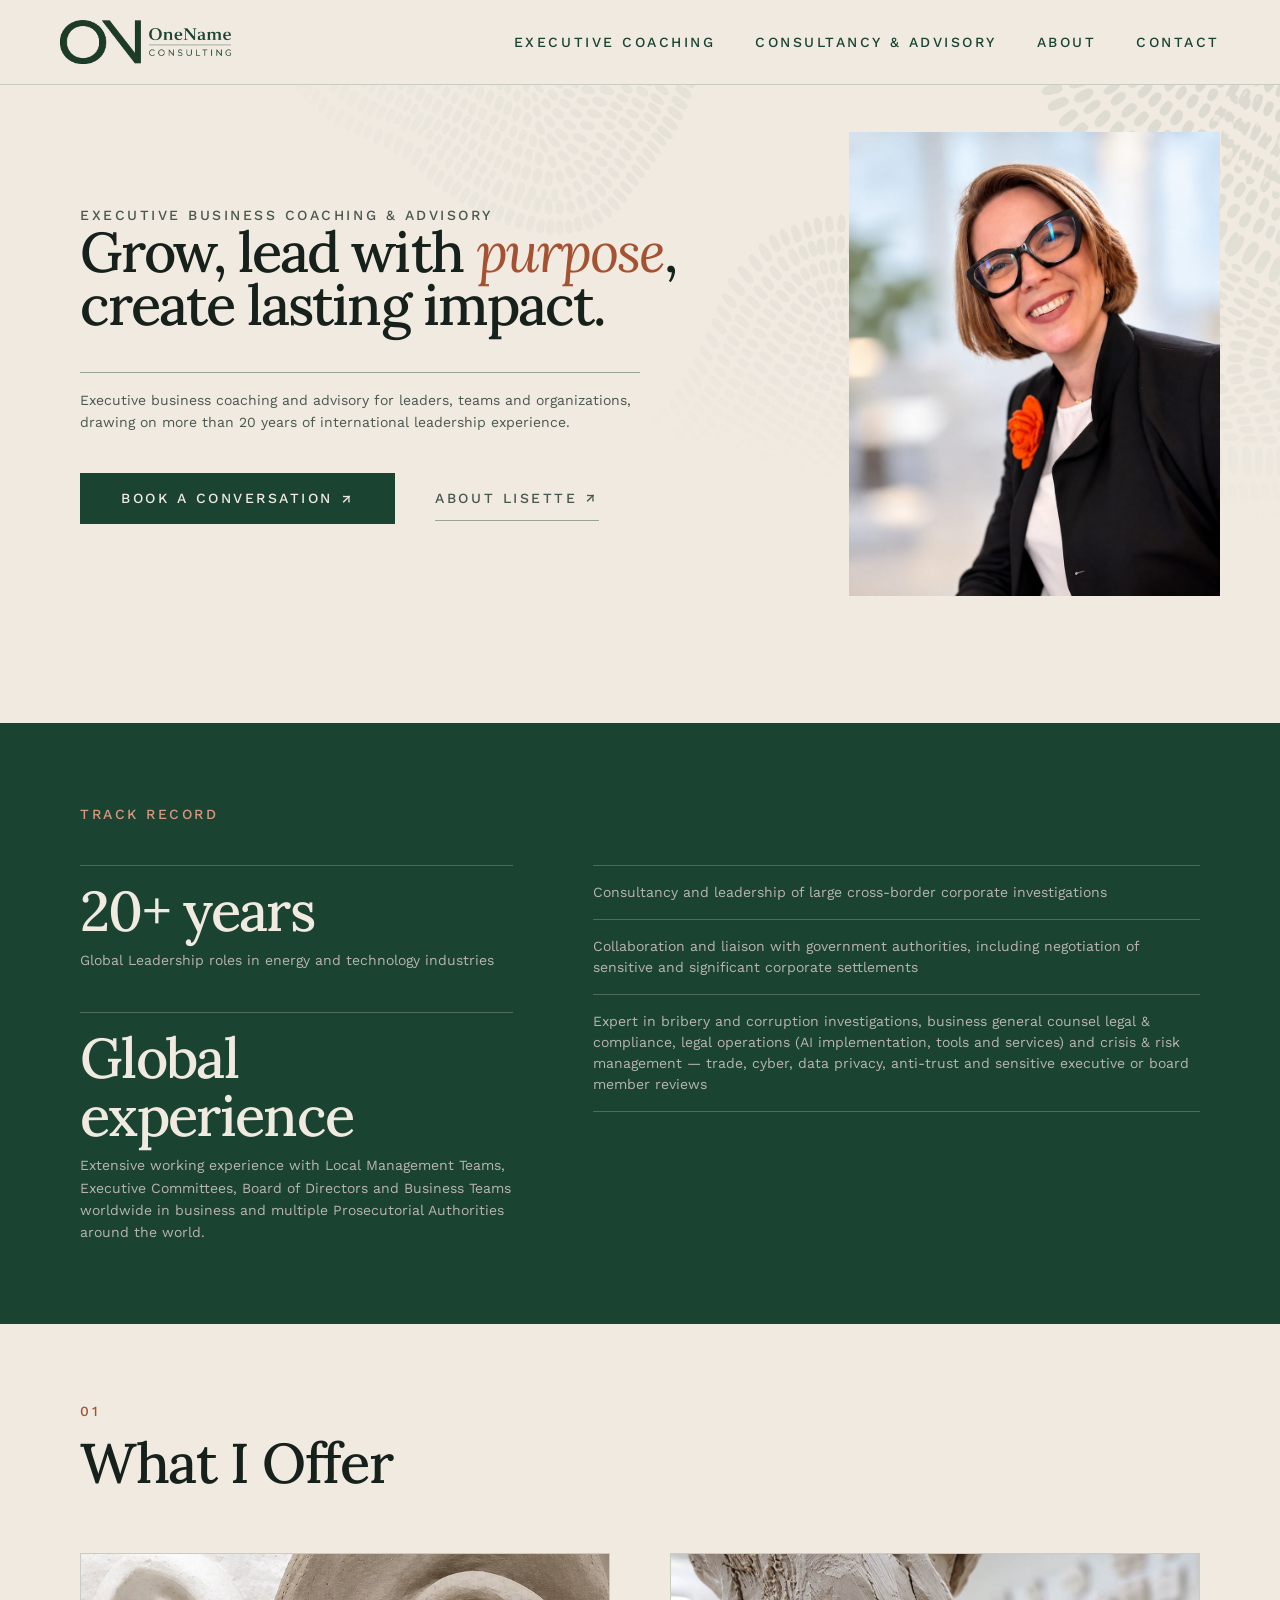
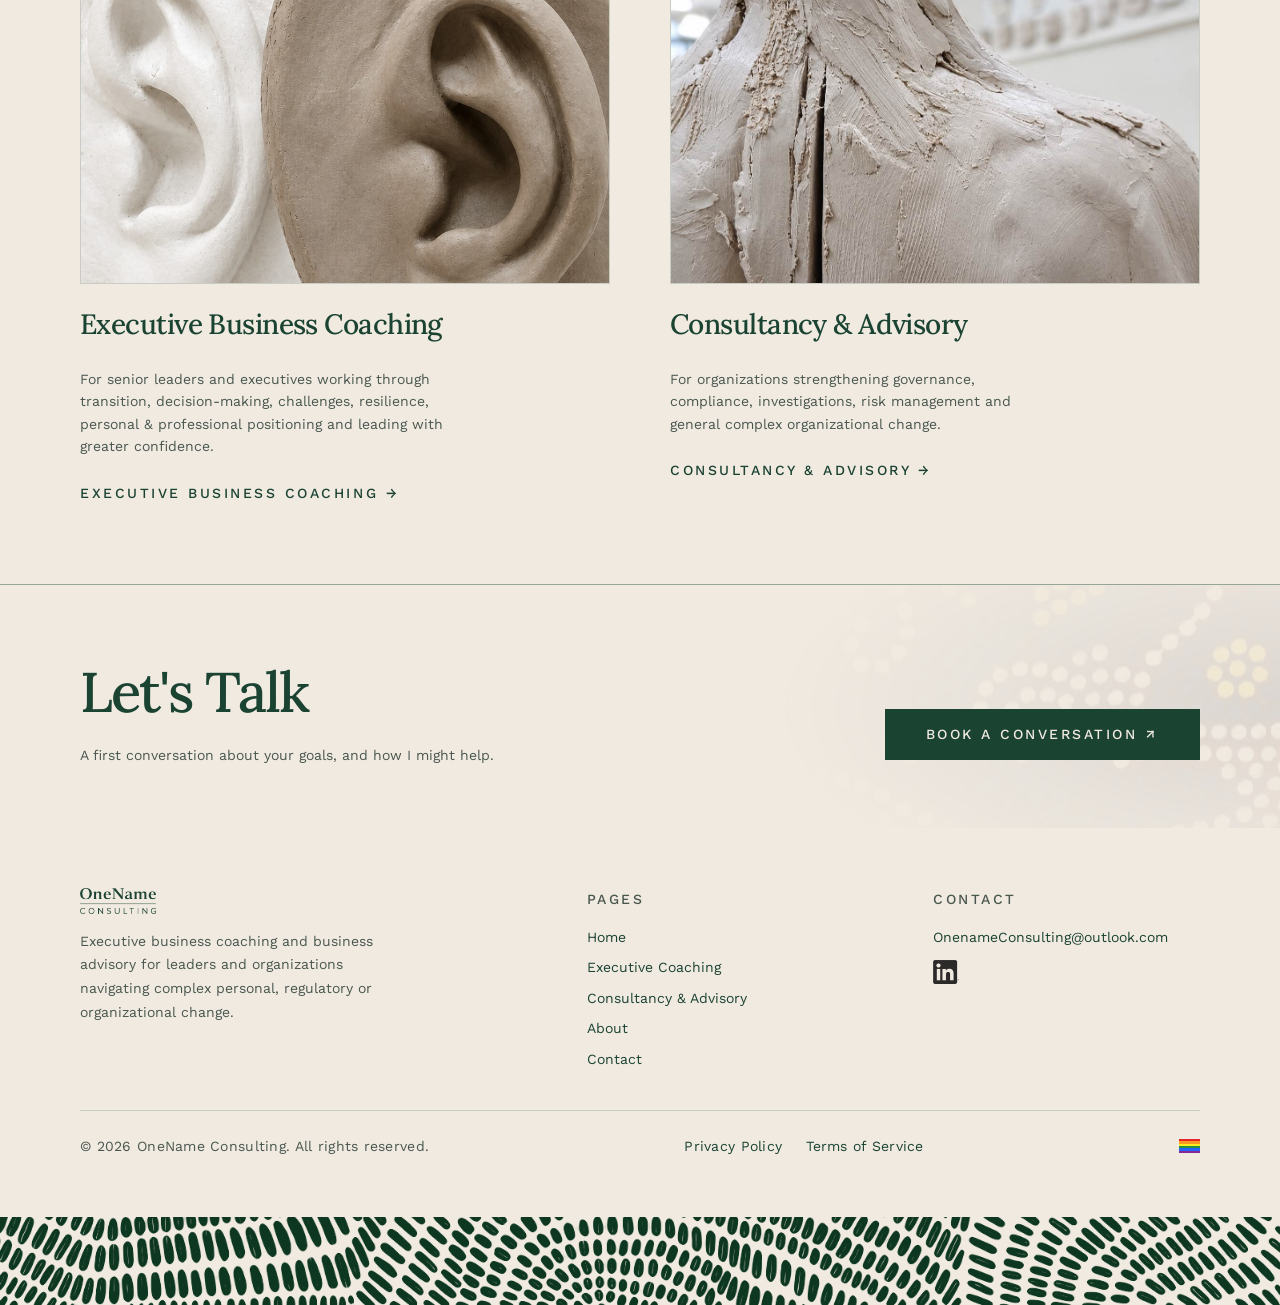
<file: index.html>
<!DOCTYPE html>
<html lang="en">
<head>
  <meta charset="UTF-8">
  <meta name="viewport" content="width=device-width, initial-scale=1.0">
  <title>OneName Consulting | Executive Business Coaching & Advisory</title>
  <meta name="description" content="Executive business coaching and business advisory for leaders and organizations navigating complex personal, regulatory or organizational change. 20+ years of global leadership experience in energy and technology industries.">

  <link rel="canonical" href="https://onenameconsulting.com/">

  <!-- Open Graph / social. Absolute og:url and og:image are added by
       tools/set-domain.py once the client's domain is known. -->
  <meta property="og:type" content="website">
  <meta property="og:site_name" content="OneName Consulting">
  <meta property="og:title" content="OneName Consulting | Executive Business Coaching & Advisory">
  <meta property="og:description" content="Executive business coaching and business advisory for leaders and organizations navigating complex personal, regulatory or organizational change. 20+ years of global leadership experience in energy and technology industries.">
  <meta property="og:url" content="https://onenameconsulting.com/">
  <meta property="og:image" content="https://onenameconsulting.com/assets/images/og-image.jpg">
  <meta property="og:locale" content="en">
  <meta name="twitter:card" content="summary_large_image">
  <meta name="twitter:image" content="https://onenameconsulting.com/assets/images/og-image.jpg">
  <meta name="twitter:title" content="OneName Consulting | Executive Business Coaching & Advisory">
  <meta name="twitter:description" content="Executive business coaching and business advisory for leaders and organizations navigating complex personal, regulatory or organizational change. 20+ years of global leadership experience in energy and technology industries.">

  <script type="application/ld+json">
{
  "@context": "https://schema.org",
  "@graph": [
    {
      "@type": "ProfessionalService",
      "name": "OneName Consulting",
      "description": "Executive business coaching and business advisory for leaders and organizations navigating complex personal, regulatory or organizational change. 20+ years of global leadership experience in energy and technology industries.",
      "email": "OnenameConsulting@outlook.com",
      "sameAs": [
        "https://www.linkedin.com/in/lisette-v-2ba2059/"
      ],
      "areaServed": "Worldwide",
      "knowsLanguage": [
        "nl",
        "en",
        "de",
        "fr"
      ]
    },
    {
      "@type": "Person",
      "name": "Lisette van Eenennaam",
      "jobTitle": "Executive Business Coach & Business Advisor",
      "email": "OnenameConsulting@outlook.com",
      "sameAs": [
        "https://www.linkedin.com/in/lisette-v-2ba2059/"
      ],
      "knowsLanguage": [
        "nl",
        "en",
        "de",
        "fr"
      ],
      "alumniOf": {
        "@type": "Organization",
        "name": "IMD Business School"
      },
      "worksFor": {
        "@type": "Organization",
        "name": "OneName Consulting"
      },
      "knowsAbout": [
        "Executive business coaching",
        "Anti-bribery and corruption compliance",
        "Corporate governance",
        "Regulatory risk",
        "Internal investigations",
        "Organizational culture and integrity",
        "Crisis management"
      ]
    }
  ]
}
  </script>

  <link rel="preconnect" href="https://fonts.googleapis.com">
  <link rel="preconnect" href="https://fonts.gstatic.com" crossorigin>
  <link href="https://fonts.googleapis.com/css2?family=Lora:ital,wght@0,400..700;1,400..700&family=Work+Sans:wght@400;500&display=swap" rel="stylesheet">

  <link rel="icon" href="favicon.ico" sizes="any">
  <link rel="apple-touch-icon" href="assets/images/apple-touch-icon.png">

  <link rel="stylesheet" href="css/styles.css">

  <!-- Set before first paint so the mobile menu never flashes open. -->
  <script>document.documentElement.classList.add("js");</script>
</head>
<body>
  <a class="skip-link" href="#main">Skip to content</a>

  <header class="header">
    <nav class="nav" aria-label="Primary">
      <a class="logo" href="./" aria-label="OneName Consulting, home">
        <img class="logo__mark" fetchpriority="high" decoding="async" src="assets/images/onename-mark.png" alt="" width="81" height="44">
        <img class="logo__wordmark" src="assets/images/onename-wordmark.png" alt="OneName Consulting" width="82" height="28">
      </a>

      <button class="nav__toggle" type="button" aria-expanded="false"
              aria-controls="nav-menu" aria-label="Open menu">
        <span class="nav__toggle-bar"></span>
        <span class="nav__toggle-bar"></span>
        <span class="nav__toggle-bar"></span>
      </button>

      <ul class="nav__links" id="nav-menu">
        <li class="nav__item--home"><a href="./" class="nav__link active" aria-current="page">Home</a></li>
        <li><a href="business-coaching/" class="nav__link">Executive Coaching</a></li>
        <li><a href="consultancy-advisory/" class="nav__link">Consultancy &amp; Advisory</a></li>
        <li><a href="about/" class="nav__link">About</a></li>
        <li><a href="contact/" class="nav__link">Contact</a></li>
      </ul>
    </nav>
  </header>

  <main id="main">

    <!-- Hero -->
    <section class="hero">
      <div class="pattern-accent pattern-accent--hero" aria-hidden="true"></div>

      <div class="hero__grid">
        <div class="hero__body">
          <p class="eyebrow">Executive Business Coaching &amp; Advisory</p>

          <h1 class="hero__title">Grow, lead with <em>purpose</em>, create lasting impact.</h1>

          <p class="hero__description">
            Executive business coaching and advisory for leaders, teams and
            organizations, drawing on more than 20 years of international
            leadership experience.
          </p>

          <div class="hero__cta">
            <a class="btn btn--solid" href="mailto:OnenameConsulting@outlook.com?subject=Enquiry">Book a conversation</a>
            <a class="btn btn--secondary" href="about/">About Lisette</a>
          </div>
        </div>

        <div class="hero__media">
          <img src="assets/images/lisette-headshot.jpg"
               alt="Lisette van Eenennaam, executive business coach and business advisor"
               width="880" height="1100"
               fetchpriority="high" decoding="async">
        </div>
      </div>
    </section>

    <!-- Track record -->
    <section class="proof">
      <div class="container proof__grid">
        <p class="eyebrow proof__eyebrow">Track Record</p>

        <div>
          <div class="proof__figures">
            <div class="proof__fact">
              <p class="proof__figure">20+ years</p>
              <p class="proof__label">Global Leadership roles in energy and technology industries</p>
            </div>
            <div class="proof__fact">
              <p class="proof__figure">Global experience</p>
              <p class="proof__label">Extensive working experience with Local Management Teams, Executive Committees, Board of Directors and Business Teams worldwide in business and multiple Prosecutorial Authorities around the world.</p>
            </div>
          </div>
        </div>

        <ul class="proof__roles">
          <li class="proof__role">Consultancy and leadership of large cross-border corporate investigations</li>
          <li class="proof__role">Collaboration and liaison with government authorities, including negotiation of sensitive and significant corporate settlements</li>
          <li class="proof__role">Expert in bribery and corruption investigations, business general counsel legal &amp; compliance, legal operations (AI implementation, tools and services) and crisis &amp; risk management &mdash; trade, cyber, data privacy, anti-trust and sensitive executive or board member reviews</li>
        </ul>
      </div>
    </section>

    <!-- Two ways in -->
    <section class="section">
      <div class="container">
        <h2 class="section__title">What I Offer</h2>

        <div class="doors">
          <article class="door">
            <a class="door__media" href="business-coaching/" tabindex="-1" aria-hidden="true">
              <img src="assets/images/clay-ears.jpg"
                   alt="" width="780" height="488" loading="lazy" decoding="async">
            </a>
            <h3 class="door__title">Executive Business Coaching</h3>
            <p class="door__text">
              For senior leaders and executives working through transition, decision-making, challenges, resilience, personal & professional positioning 
              and leading with greater confidence.
            </p>
            <a class="services-card__link" href="business-coaching/">Executive Business Coaching &rarr;</a>
          </article>

          <article class="door">
            <a class="door__media" href="consultancy-advisory/" tabindex="-1" aria-hidden="true">
              <img src="assets/images/clay-shoulder.jpg"
                   alt="" width="1200" height="750" loading="lazy" decoding="async">
            </a>
            <h3 class="door__title">Consultancy &amp; Advisory</h3>
            <p class="door__text">
              For organizations strengthening governance, compliance,
              investigations, risk management and general complex organizational change.
            </p>
            <a class="services-card__link" href="consultancy-advisory/">Consultancy &amp; advisory &rarr;</a>
          </article>
        </div>
      </div>
    </section>
    <!-- Contact -->
    <section class="cta-banner">
      <div class="pattern-accent pattern-accent--cta" aria-hidden="true"></div>

      <div class="container cta-banner__inner">
        <div>
          <h2 class="cta-banner__title">Let's Talk</h2>
          <p class="cta-banner__text">
            A first conversation about your goals, and how I might help.
          </p>
        </div>

        <div class="cta-banner__actions">
          <a class="btn btn--solid" href="mailto:OnenameConsulting@outlook.com?subject=Enquiry">Book a conversation</a>
        </div>
      </div>
    </section>

  </main>

  <footer class="footer">
    <div class="container footer__inner">
      <div class="footer__brand">
        <img class="footer__wordmark" loading="lazy" decoding="async" src="assets/images/onename-wordmark.png"
             alt="OneName Consulting" width="76" height="26">
        <p class="footer__tagline">
          Executive business coaching and business advisory for leaders and
          organizations navigating complex personal, regulatory or
          organizational change.
        </p>
      </div>

      <nav class="footer__nav" aria-label="Footer">
        <h2 class="eyebrow">Pages</h2>
        <ul class="footer__list">
          <li><a class="footer__link" href="./" aria-current="page">Home</a></li>
          <li><a class="footer__link" href="business-coaching/">Executive Coaching</a></li>
          <li><a class="footer__link" href="consultancy-advisory/">Consultancy &amp; Advisory</a></li>
          <li><a class="footer__link" href="about/">About</a></li>
          <li><a class="footer__link" href="contact/">Contact</a></li>
        </ul>
      </nav>

      <div class="footer__contact">
        <h2 class="eyebrow">Contact</h2>
        <ul class="footer__list">
          <li><a class="footer__link" href="mailto:OnenameConsulting@outlook.com">OnenameConsulting@outlook.com</a></li>
          <li>
            <a class="footer__link footer__link--logo" href="https://www.linkedin.com/in/lisette-v-2ba2059/">
              <img class="social-bug" loading="lazy" decoding="async"
                   src="assets/images/linkedin-bug.png" alt="LinkedIn" width="96" height="89">
            </a>
          </li>
        </ul>
      </div>

      <p class="footer__legal">
        <span>&copy; 2026 OneName Consulting. All rights reserved.</span>
        <span class="footer__legal-links">
          <a class="footer__link" href="privacy/">Privacy Policy</a>
          <a class="footer__link" href="terms/">Terms of Service</a>
        </span>
        <img class="footer__flag" loading="lazy" decoding="async" src="assets/images/pride-flag.svg"
             alt="Pride flag" width="21" height="14">
      </p>
    </div>

    <div class="pattern-divider" aria-hidden="true"></div>
  </footer>

  <script src="js/main.js"></script>
</body>
</html>
</file>
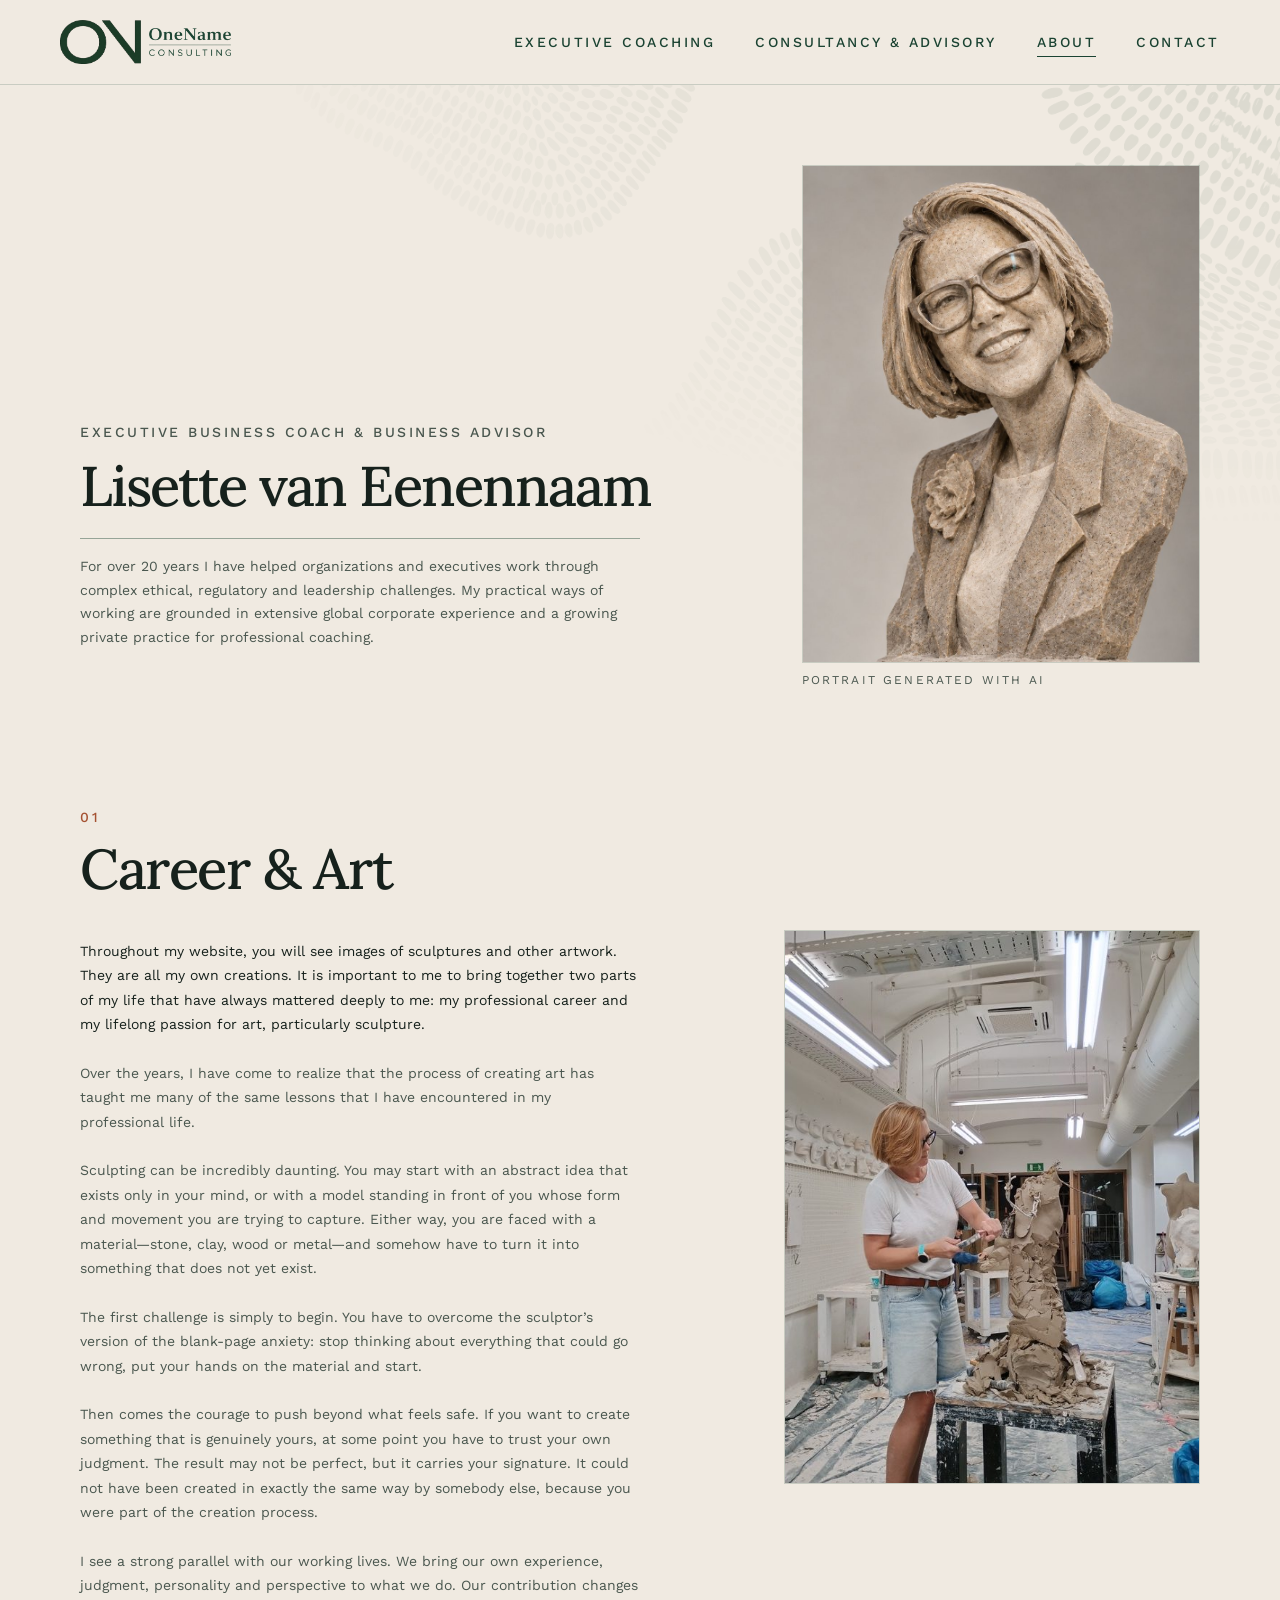
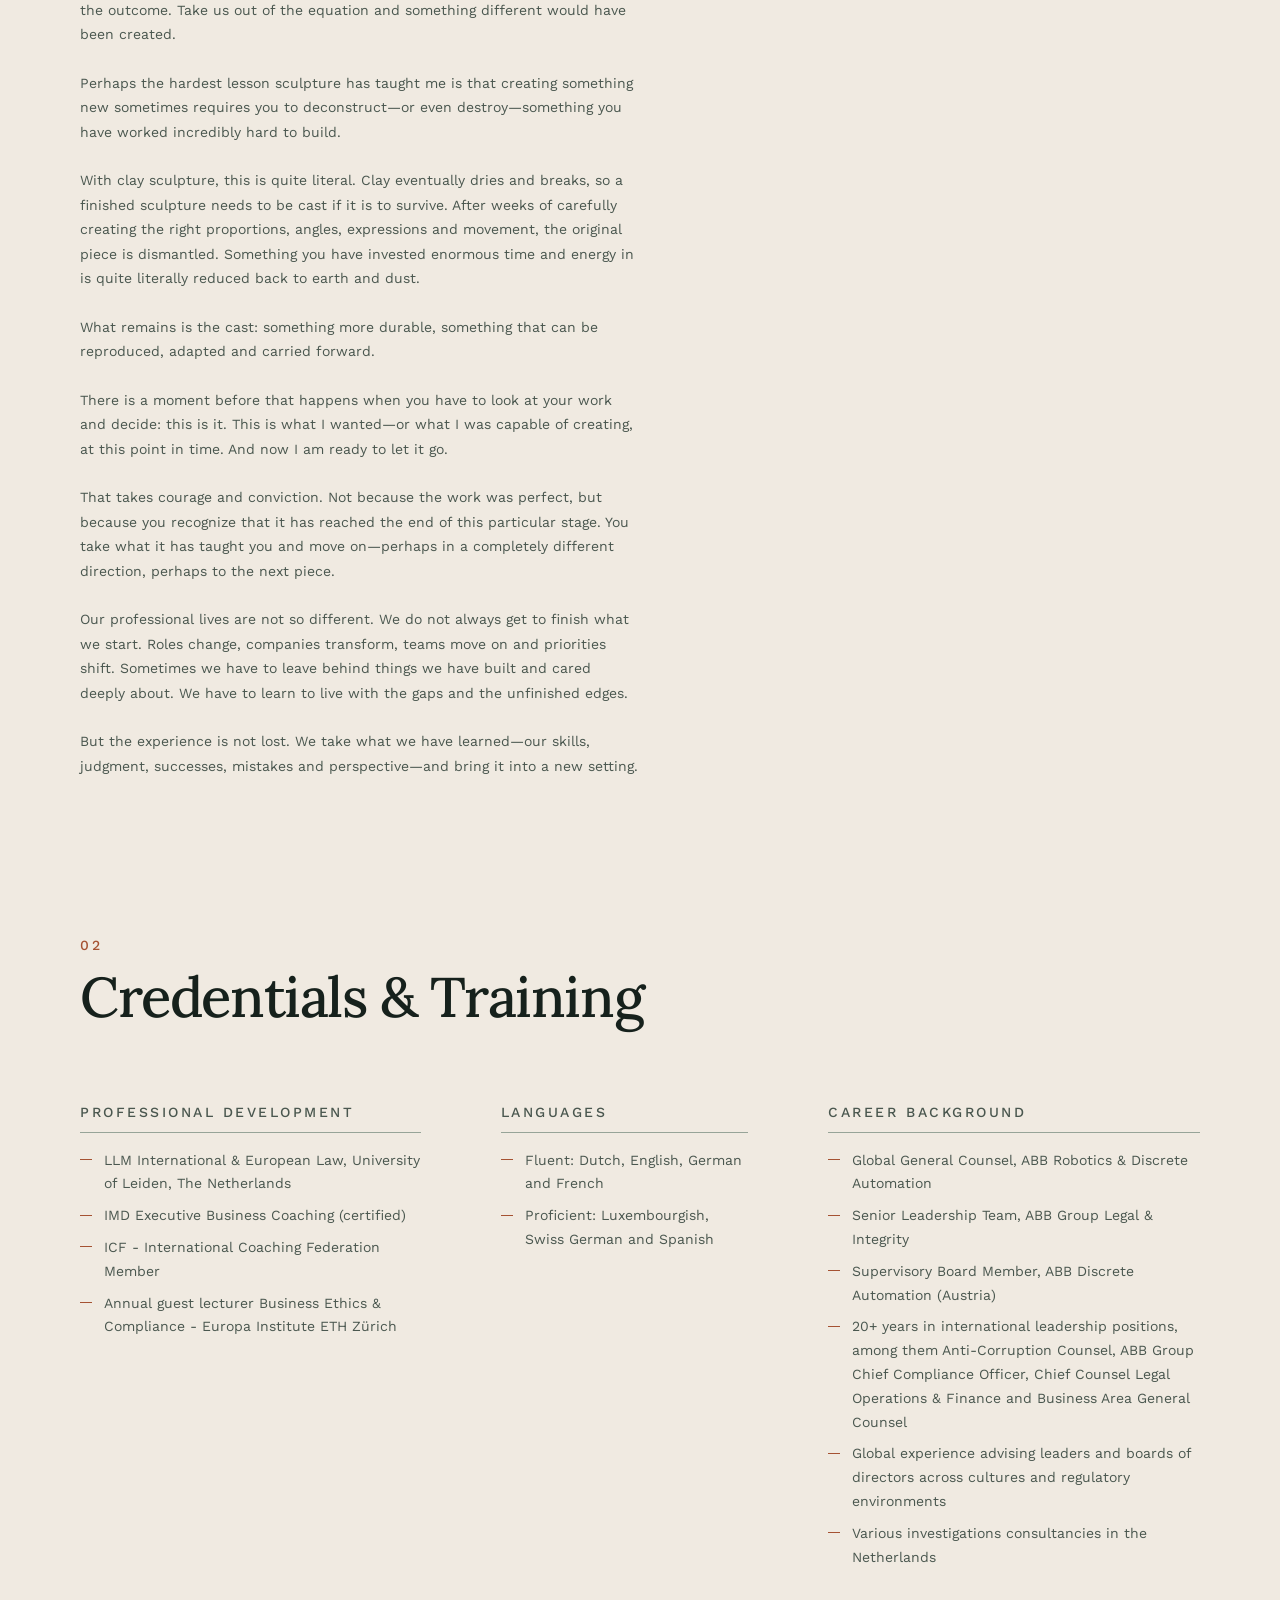
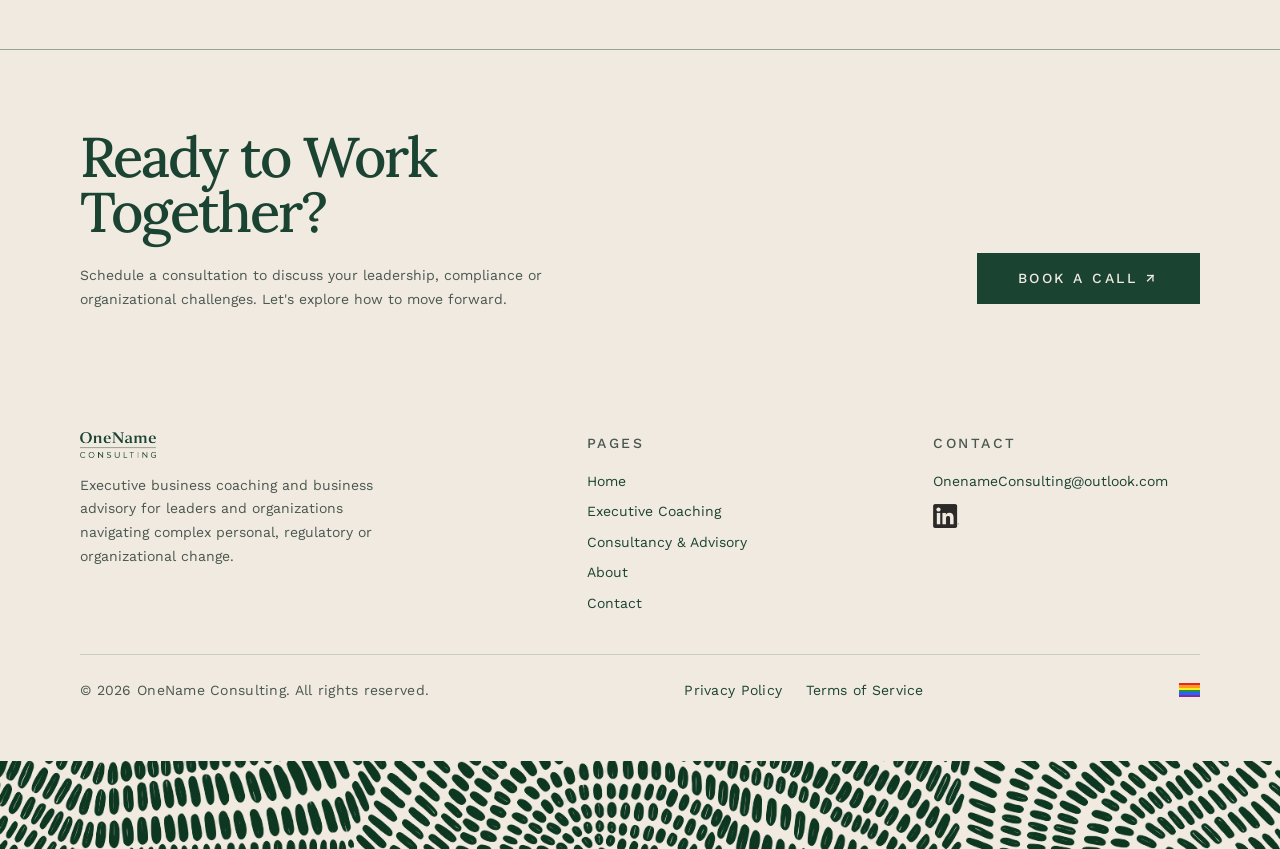
<file: about/index.html>
<!DOCTYPE html>
<html lang="en">
<head>
  <meta charset="UTF-8">
  <meta name="viewport" content="width=device-width, initial-scale=1.0">
  <title>About Lisette van Eenennaam | Executive Business Coach &amp; Business Advisor</title>
  <meta name="description" content="Lisette van Eenennaam on the two halves of her working life: 20+ years of international legal, compliance and leadership roles, and a lifelong practice in sculpture. Credentials, training and what she offers.">

  <link rel="canonical" href="https://onenameconsulting.com/about/">

  <!-- Open Graph / social. Absolute og:url and og:image are added by
       tools/set-domain.py once the client's domain is known. -->
  <meta property="og:type" content="website">
  <meta property="og:site_name" content="OneName Consulting">
  <meta property="og:title" content="About Lisette van Eenennaam | Executive Business Coach &amp; Business Advisor">
  <meta property="og:description" content="Lisette van Eenennaam on the two halves of her working life: 20+ years of international legal, compliance and leadership roles, and a lifelong practice in sculpture. Credentials, training and what she offers.">
  <meta property="og:url" content="https://onenameconsulting.com/about/">
  <meta property="og:image" content="https://onenameconsulting.com/assets/images/og-image.jpg">
  <meta property="og:locale" content="en">
  <meta name="twitter:card" content="summary_large_image">
  <meta name="twitter:image" content="https://onenameconsulting.com/assets/images/og-image.jpg">
  <meta name="twitter:title" content="About Lisette van Eenennaam | Executive Business Coach &amp; Business Advisor">
  <meta name="twitter:description" content="Lisette van Eenennaam on the two halves of her working life: 20+ years of international legal, compliance and leadership roles, and a lifelong practice in sculpture. Credentials, training and what she offers.">

  <script type="application/ld+json">
{
  "@context": "https://schema.org",
  "@graph": [
    {
      "@type": "ProfessionalService",
      "name": "OneName Consulting",
      "description": "Executive business coaching and business advisory for leaders and organizations navigating complex personal, regulatory or organizational change. 20+ years of global leadership experience in energy and technology industries.",
      "email": "OnenameConsulting@outlook.com",
      "sameAs": [
        "https://www.linkedin.com/in/lisette-v-2ba2059/"
      ],
      "areaServed": "Worldwide",
      "knowsLanguage": [
        "nl",
        "en",
        "de",
        "fr"
      ]
    },
    {
      "@type": "Person",
      "name": "Lisette van Eenennaam",
      "jobTitle": "Executive Business Coach & Business Advisor",
      "email": "OnenameConsulting@outlook.com",
      "sameAs": [
        "https://www.linkedin.com/in/lisette-v-2ba2059/"
      ],
      "knowsLanguage": [
        "nl",
        "en",
        "de",
        "fr"
      ],
      "alumniOf": {
        "@type": "Organization",
        "name": "IMD Business School"
      },
      "worksFor": {
        "@type": "Organization",
        "name": "OneName Consulting"
      },
      "knowsAbout": [
        "Executive business coaching",
        "Anti-bribery and corruption compliance",
        "Corporate governance",
        "Regulatory risk",
        "Internal investigations",
        "Organizational culture and integrity",
        "Crisis management"
      ]
    }
  ]
}
  </script>

  <link rel="preconnect" href="https://fonts.googleapis.com">
  <link rel="preconnect" href="https://fonts.gstatic.com" crossorigin>
  <link href="https://fonts.googleapis.com/css2?family=Lora:ital,wght@0,400..700;1,400..700&family=Work+Sans:wght@400;500&display=swap" rel="stylesheet">

  <link rel="icon" href="../favicon.ico" sizes="any">
  <link rel="apple-touch-icon" href="../assets/images/apple-touch-icon.png">

  <link rel="stylesheet" href="../css/styles.css">

  <!-- Set before first paint so the mobile menu never flashes open. -->
  <script>document.documentElement.classList.add("js");</script>
</head>
<body>
  <a class="skip-link" href="#main">Skip to content</a>

  <header class="header">
    <nav class="nav" aria-label="Primary">
      <a class="logo" href="../" aria-label="OneName Consulting, home">
        <img class="logo__mark" fetchpriority="high" decoding="async" src="../assets/images/onename-mark.png" alt="" width="81" height="44">
        <img class="logo__wordmark" src="../assets/images/onename-wordmark.png" alt="OneName Consulting" width="82" height="28">
      </a>

      <button class="nav__toggle" type="button" aria-expanded="false"
              aria-controls="nav-menu" aria-label="Open menu">
        <span class="nav__toggle-bar"></span>
        <span class="nav__toggle-bar"></span>
        <span class="nav__toggle-bar"></span>
      </button>

      <ul class="nav__links" id="nav-menu">
        <li class="nav__item--home"><a href="../" class="nav__link">Home</a></li>
        <li><a href="../business-coaching/" class="nav__link">Executive Coaching</a></li>
        <li><a href="../consultancy-advisory/" class="nav__link">Consultancy &amp; Advisory</a></li>
        <li><a href="../about/" class="nav__link active" aria-current="page">About</a></li>
        <li><a href="../contact/" class="nav__link">Contact</a></li>
      </ul>
    </nav>
  </header>

  <main id="main">

    <!-- Page header -->
    <section class="about-header">
      <div class="container">
        <div class="pattern-accent pattern-accent--hero" aria-hidden="true"></div>

        <div class="about-header__grid">
          <div>
            <p class="eyebrow">Executive Business Coach &amp; Business Advisor</p>

            <h1 class="about-header__title">Lisette van Eenennaam</h1>

            <p class="about-header__subtitle">
              For over 20 years I have helped organizations and executives work
              through complex ethical, regulatory and leadership challenges. My
              practical ways of working are grounded in extensive global
              corporate experience and a growing private practice for
              professional coaching.
            </p>
          </div>

          <figure class="about-header__figure">
            <div class="about-header__portrait">
              <img src="../assets/images/lisette-stone-portrait.jpg"
                   alt="Lisette van Eenennaam, as a carved stone bust"
                   width="880" height="1100" decoding="async">
            </div>
            <figcaption class="about-header__credit">
              Portrait generated with AI
            </figcaption>
          </figure>
        </div>
      </div>
    </section>

    <!-- 1. Career & Art -->
    <section class="section story">
      <div class="container">
        <div class="story__grid">
          <div class="story__text">
            <h2 class="section__title">Career &amp; Art</h2>

            <p>
              Throughout my website, you will see images of sculptures and other
              artwork. They are all my own creations. It is important to me to bring
              together two parts of my life that have always mattered deeply to me:
              my professional career and my lifelong passion for art, particularly
              sculpture.
            </p>

            <p>
              Over the years, I have come to realize that the process of creating
              art has taught me many of the same lessons that I have encountered in
              my professional life.
            </p>

            <p>
              Sculpting can be incredibly daunting. You may start with an abstract
              idea that exists only in your mind, or with a model standing in front
              of you whose form and movement you are trying to capture. Either way,
              you are faced with a material&mdash;stone, clay, wood or
              metal&mdash;and somehow have to turn it into something that does not
              yet exist.
            </p>

            <p>
              The first challenge is simply to begin. You have to overcome the
              sculptor&rsquo;s version of the blank-page anxiety: stop thinking
              about everything that could go wrong, put your hands on the material
              and start.
            </p>

            <p>
              Then comes the courage to push beyond what feels safe. If you want to
              create something that is genuinely yours, at some point you have to
              trust your own judgment. The result may not be perfect, but it
              carries your signature. It could not have been created in exactly the
              same way by somebody else, because you were part of the creation
              process.
            </p>

            <p>
              I see a strong parallel with our working lives. We bring our own
              experience, judgment, personality and perspective to what we do. Our
              contribution changes the outcome. Take us out of the equation and
              something different would have been created.
            </p>

            <p>
              Perhaps the hardest lesson sculpture has taught me is that creating
              something new sometimes requires you to deconstruct&mdash;or even
              destroy&mdash;something you have worked incredibly hard to build.
            </p>

            <p>
              With clay sculpture, this is quite literal. Clay eventually dries and
              breaks, so a finished sculpture needs to be cast if it is to survive.
              After weeks of carefully creating the right proportions, angles,
              expressions and movement, the original piece is dismantled. Something
              you have invested enormous time and energy in is quite literally
              reduced back to earth and dust.
            </p>

            <p>
              What remains is the cast: something more durable, something that can
              be reproduced, adapted and carried forward.
            </p>

            <p>
              There is a moment before that happens when you have to look at your
              work and decide: this is it. This is what I wanted&mdash;or what I was
              capable of creating, at this point in time. And now I am ready to let
              it go.
            </p>

            <p>
              That takes courage and conviction. Not because the work was perfect,
              but because you recognize that it has reached the end of this
              particular stage. You take what it has taught you and move
              on&mdash;perhaps in a completely different direction, perhaps to the
              next piece.
            </p>

            <p>
              Our professional lives are not so different. We do not always get to
              finish what we start. Roles change, companies transform, teams move on
              and priorities shift. Sometimes we have to leave behind things we have
              built and cared deeply about. We have to learn to live with the gaps
              and the unfinished edges.
            </p>

            <p>
              But the experience is not lost. We take what we have learned&mdash;our
              skills, judgment, successes, mistakes and perspective&mdash;and bring
              it into a new setting.
            </p>
          </div>

          <aside class="story__aside">
            <figure class="story__figure reveal">
              <img src="../assets/images/studio-working.jpg"
                   alt="Lisette van Eenennaam modelling a standing figure in clay at her studio"
                   width="571" height="761" loading="lazy" decoding="async">
            </figure>
          </aside>
        </div>
      </div>
    </section>

    <!-- 2. Credentials & Training -->
    <section class="section credentials-section">
      <div class="container">
        <h2 class="section__title">Credentials &amp; Training</h2>

        <div class="credentials-grid">
          <div class="credentials-group">
            <h3 class="eyebrow credentials-group__title">Professional Development</h3>
            <ul class="credentials-group__list">
              <li>LLM International &amp; European Law, University of Leiden, The Netherlands</li>
              <li>IMD Executive Business Coaching (certified)</li>
              <li>ICF - International Coaching Federation Member</li>
              <li>Annual guest lecturer Business Ethics &amp; Compliance - Europa Institute ETH Z&uuml;rich</li>
            </ul>
          </div>

          <div class="credentials-group">
            <h3 class="eyebrow credentials-group__title">Languages</h3>
            <ul class="credentials-group__list">
              <li>Fluent: Dutch, English, German and French</li>
              <li>Proficient: Luxembourgish, Swiss German and Spanish</li>
            </ul>
          </div>

          <div class="credentials-group">
            <h3 class="eyebrow credentials-group__title">Career Background</h3>
            <ul class="credentials-group__list">
              <li>Global General Counsel, ABB Robotics &amp; Discrete Automation</li>
              <li>Senior Leadership Team, ABB Group Legal &amp; Integrity</li>
              <li>Supervisory Board Member, ABB Discrete Automation (Austria)</li>
              <li>20+ years in international leadership positions, among them Anti-Corruption Counsel, ABB Group Chief Compliance Officer, Chief Counsel Legal Operations &amp; Finance and Business Area General Counsel</li>
              <li>Global experience advising leaders and boards of directors across cultures and regulatory environments</li>
              <li>Various investigations consultancies in the Netherlands</li>
            </ul>
          </div>
        </div>
      </div>
    </section>

    <!-- 3. CTA banner -->
    <section class="cta-banner">
      <div class="container cta-banner__inner">
        <div>
          <h2 class="cta-banner__title">Ready to Work Together?</h2>
          <p class="cta-banner__text">
            Schedule a consultation to discuss your leadership, compliance or
            organizational challenges. Let's explore how to move forward.
          </p>
        </div>

        <div class="cta-banner__actions">
          <a class="btn btn--solid" href="mailto:OnenameConsulting@outlook.com">Book a call</a>
        </div>
      </div>
    </section>

  </main>

  <footer class="footer">
    <div class="container footer__inner">
      <div class="footer__brand">
        <img class="footer__wordmark" loading="lazy" decoding="async" src="../assets/images/onename-wordmark.png"
             alt="OneName Consulting" width="76" height="26">
        <p class="footer__tagline">
          Executive business coaching and business advisory for leaders and
          organizations navigating complex personal, regulatory or
          organizational change.
        </p>
      </div>

      <nav class="footer__nav" aria-label="Footer">
        <h2 class="eyebrow">Pages</h2>
        <ul class="footer__list">
          <li><a class="footer__link" href="../">Home</a></li>
          <li><a class="footer__link" href="../business-coaching/">Executive Coaching</a></li>
          <li><a class="footer__link" href="../consultancy-advisory/">Consultancy &amp; Advisory</a></li>
          <li><a class="footer__link" href="../about/" aria-current="page">About</a></li>
          <li><a class="footer__link" href="../contact/">Contact</a></li>
        </ul>
      </nav>

      <div class="footer__contact">
        <h2 class="eyebrow">Contact</h2>
        <ul class="footer__list">
          <li><a class="footer__link" href="mailto:OnenameConsulting@outlook.com">OnenameConsulting@outlook.com</a></li>
          <li>
            <a class="footer__link footer__link--logo" href="https://www.linkedin.com/in/lisette-v-2ba2059/">
              <img class="social-bug" loading="lazy" decoding="async"
                   src="../assets/images/linkedin-bug.png" alt="LinkedIn" width="96" height="89">
            </a>
          </li>
        </ul>
      </div>

      <p class="footer__legal">
        <span>&copy; 2026 OneName Consulting. All rights reserved.</span>
        <span class="footer__legal-links">
          <a class="footer__link" href="../privacy/">Privacy Policy</a>
          <a class="footer__link" href="../terms/">Terms of Service</a>
        </span>
        <img class="footer__flag" loading="lazy" decoding="async" src="../assets/images/pride-flag.svg"
             alt="Pride flag" width="21" height="14">
      </p>
    </div>

    <div class="pattern-divider" aria-hidden="true"></div>
  </footer>

  <script src="../js/main.js"></script>
</body>
</html>
</file>
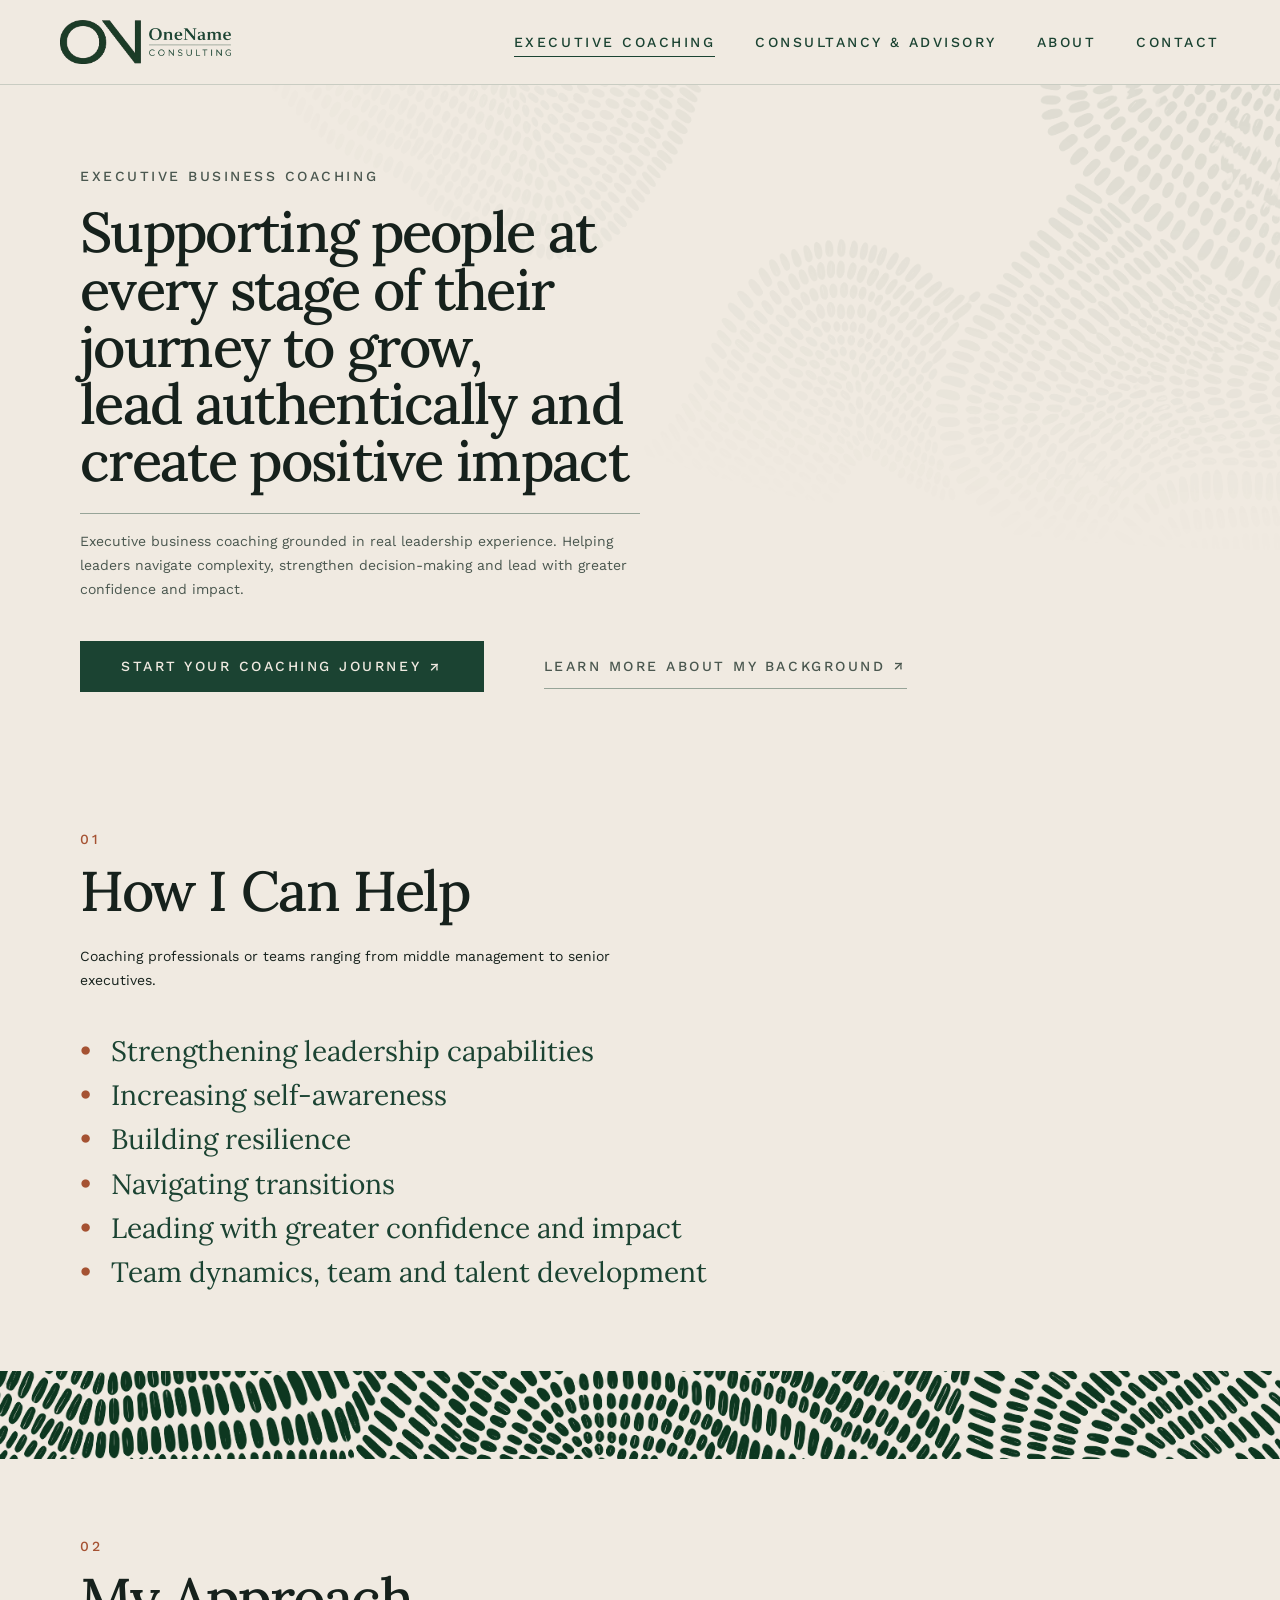
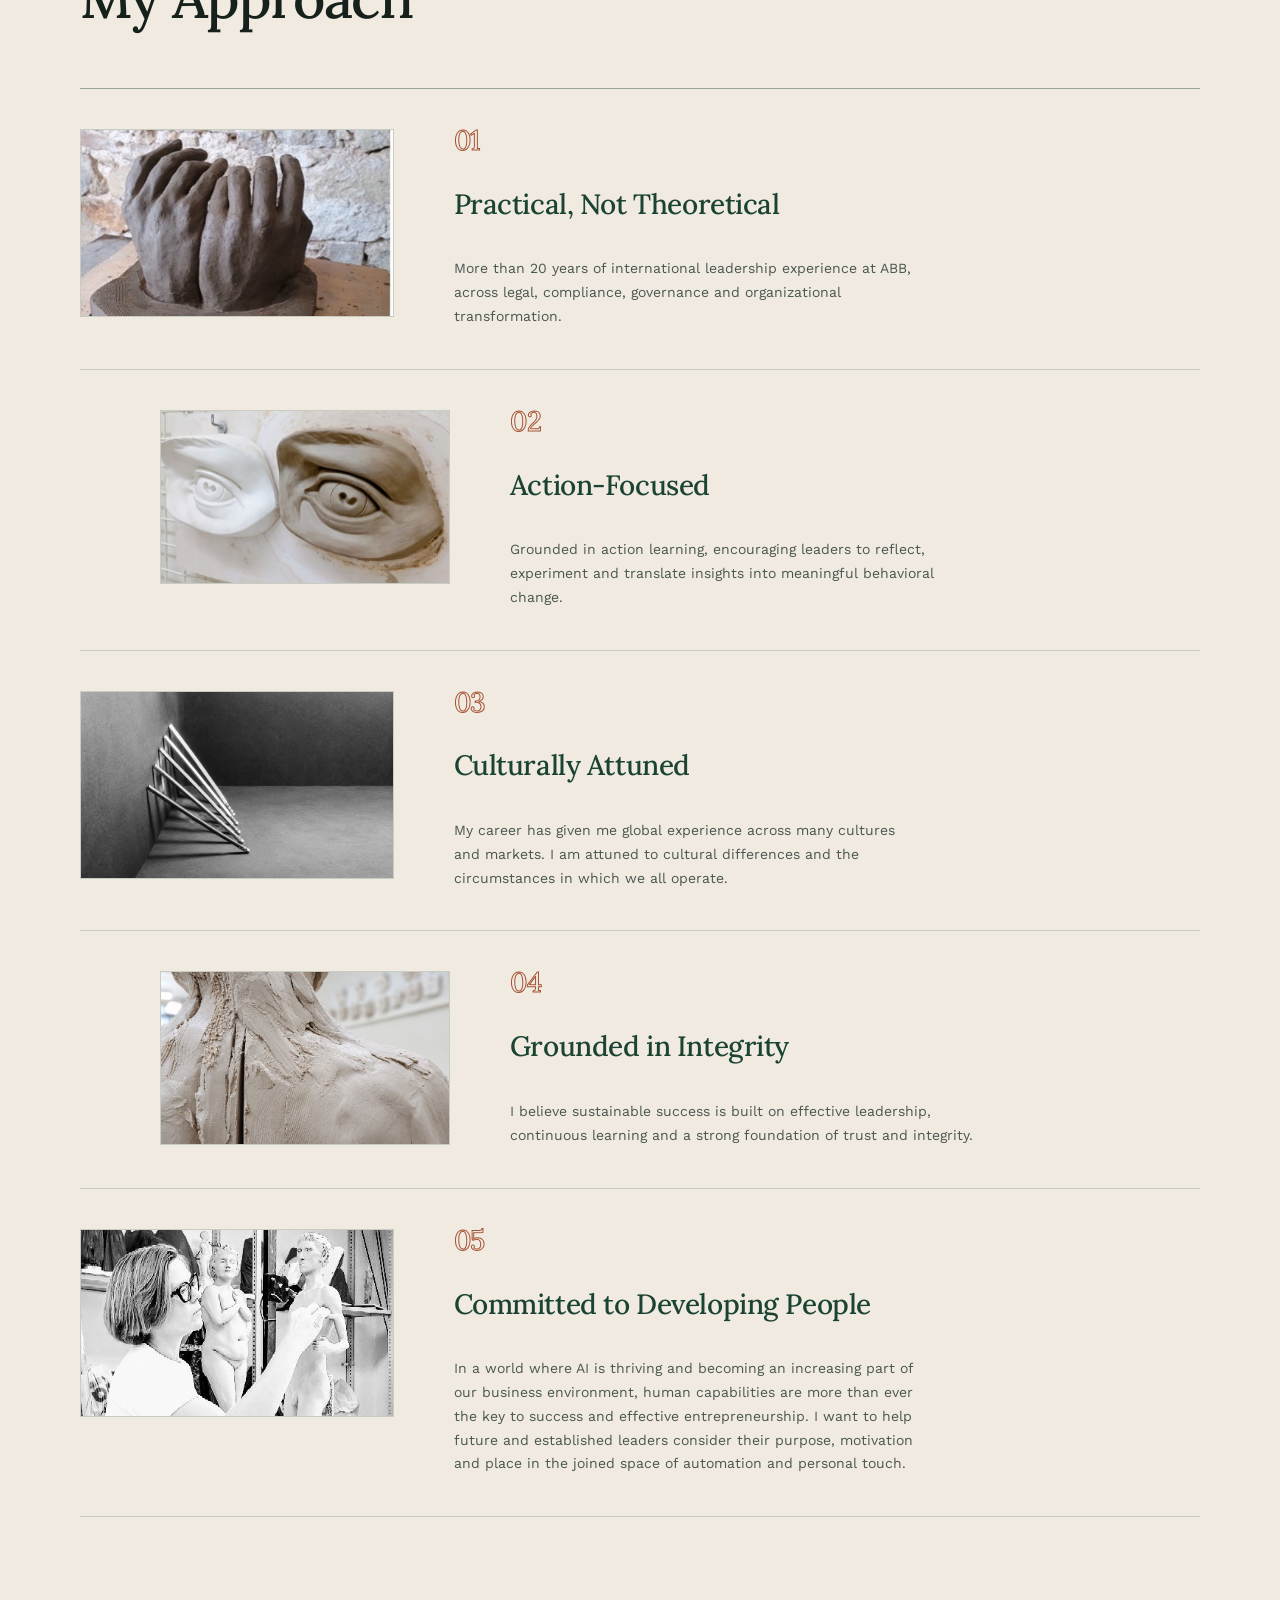
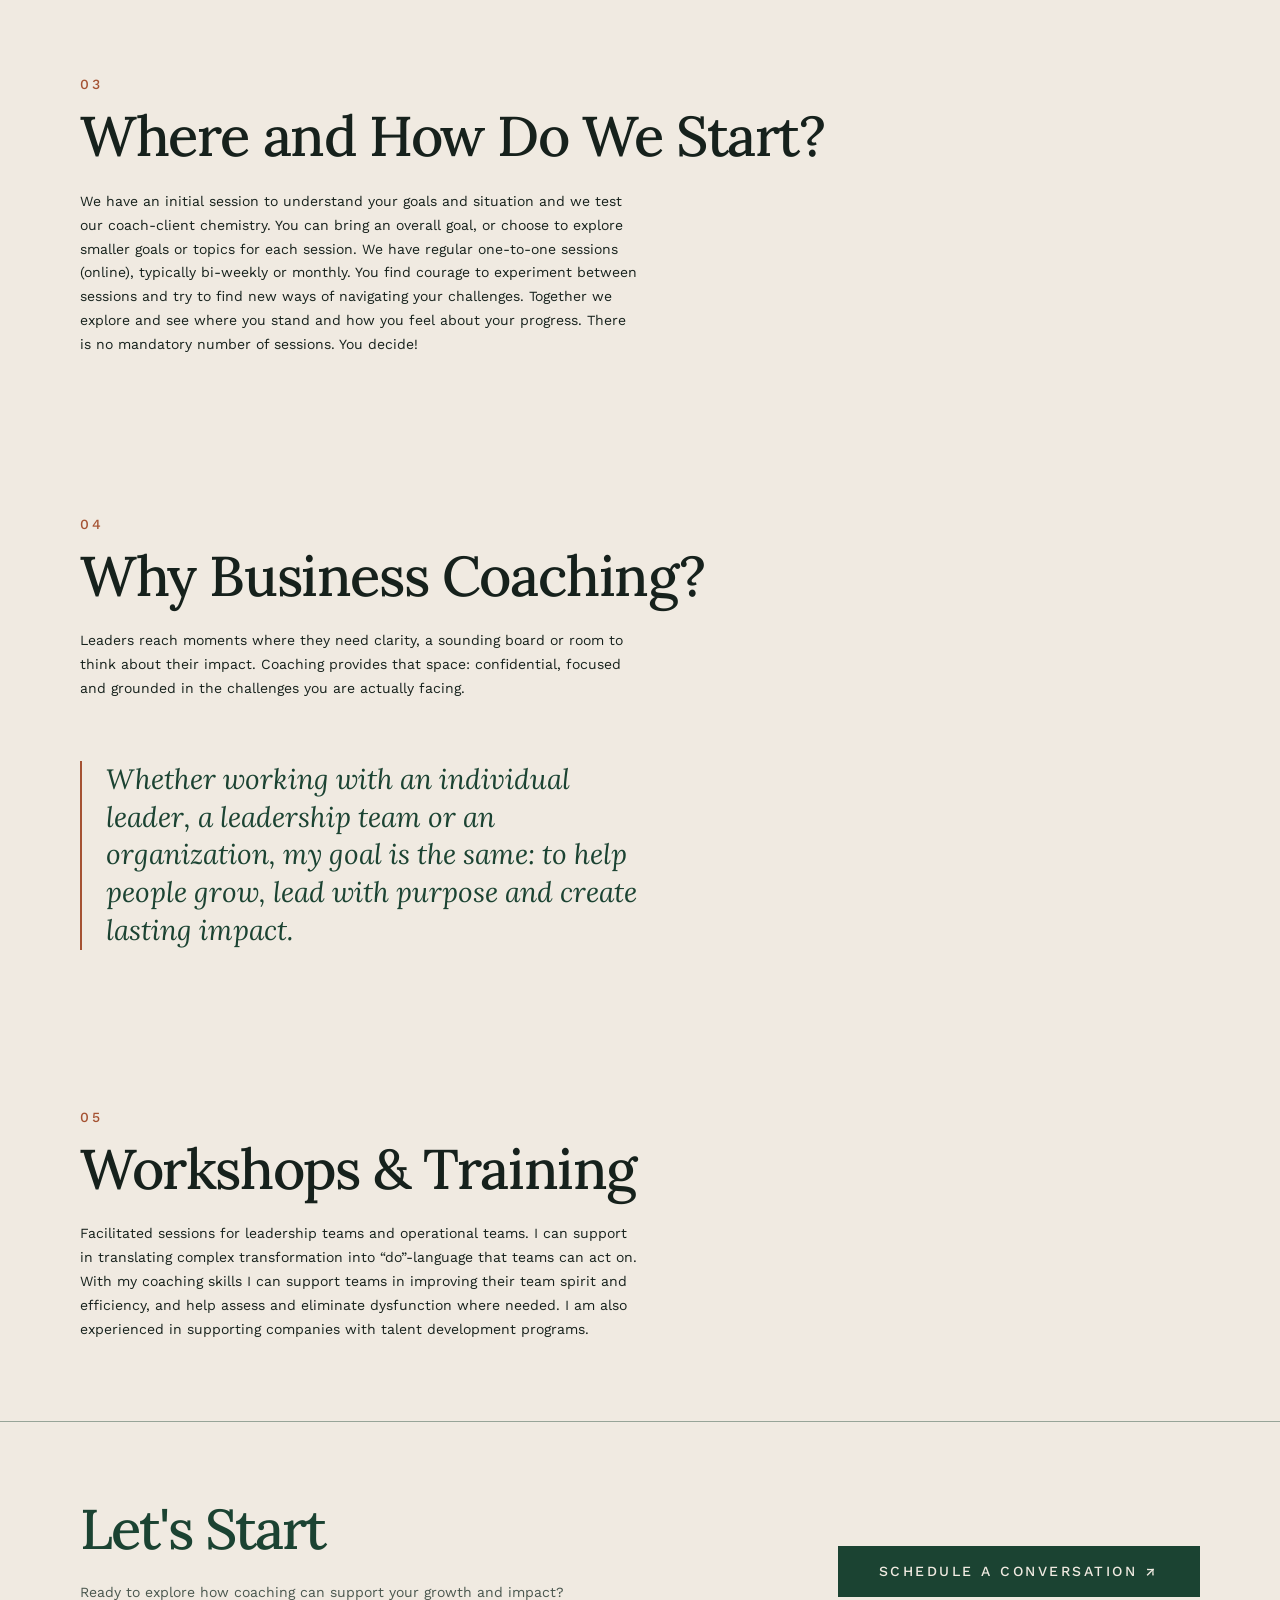
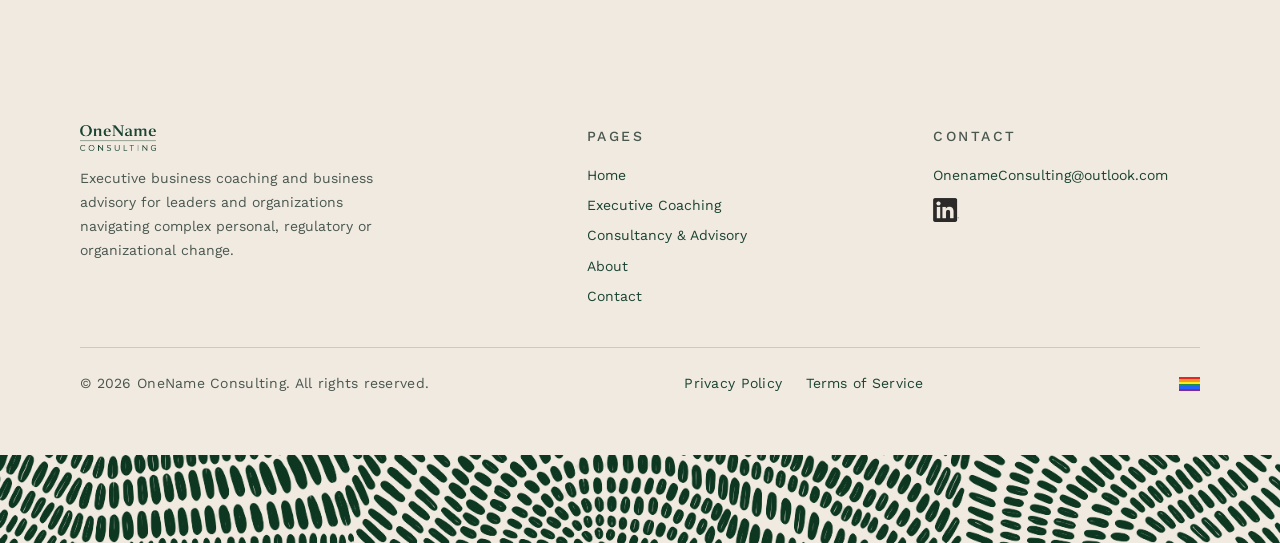
<file: business-coaching/index.html>
<!DOCTYPE html>
<html lang="en">
<head>
  <meta charset="UTF-8">
  <meta name="viewport" content="width=device-width, initial-scale=1.0">
  <title>Executive Business Coaching | Lisette van Eenennaam | OneName Consulting</title>
  <meta name="description" content="Executive business coaching for leaders navigating complexity and transitions. Grounded in 20+ years of global leadership experience. Work with Lisette to strengthen your leadership and impact.">

  <link rel="canonical" href="https://onenameconsulting.com/business-coaching/">

  <!-- Open Graph / social. Absolute og:url and og:image are added by
       tools/set-domain.py once the client's domain is known. -->
  <meta property="og:type" content="website">
  <meta property="og:site_name" content="OneName Consulting">
  <meta property="og:title" content="Executive Business Coaching | Lisette van Eenennaam | OneName Consulting">
  <meta property="og:description" content="Executive business coaching for leaders navigating complexity and transitions. Grounded in 20+ years of global leadership experience. Work with Lisette to strengthen your leadership and impact.">
  <meta property="og:url" content="https://onenameconsulting.com/business-coaching/">
  <meta property="og:image" content="https://onenameconsulting.com/assets/images/og-image.jpg">
  <meta property="og:locale" content="en">
  <meta name="twitter:card" content="summary_large_image">
  <meta name="twitter:image" content="https://onenameconsulting.com/assets/images/og-image.jpg">
  <meta name="twitter:title" content="Executive Business Coaching | Lisette van Eenennaam | OneName Consulting">
  <meta name="twitter:description" content="Executive business coaching for leaders navigating complexity and transitions. Grounded in 20+ years of global leadership experience. Work with Lisette to strengthen your leadership and impact.">

  <script type="application/ld+json">
{
  "@context": "https://schema.org",
  "@graph": [
    {
      "@type": "ProfessionalService",
      "name": "OneName Consulting",
      "description": "Executive business coaching and business advisory for leaders and organizations navigating complex personal, regulatory or organizational change. 20+ years of global leadership experience in energy and technology industries.",
      "email": "OnenameConsulting@outlook.com",
      "sameAs": [
        "https://www.linkedin.com/in/lisette-v-2ba2059/"
      ],
      "areaServed": "Worldwide",
      "knowsLanguage": [
        "nl",
        "en",
        "de",
        "fr"
      ]
    },
    {
      "@type": "Service",
      "serviceType": "Executive Business Coaching",
      "name": "Business Coaching",
      "description": "One-to-one executive business coaching for senior leaders, C-suite executives and board members. Strengthen decision-making, navigate transition and build resilience in high-stakes environments.",
      "provider": {
        "@type": "Organization",
        "name": "OneName Consulting"
      }
    }
  ]
}
  </script>

  <link rel="preconnect" href="https://fonts.googleapis.com">
  <link rel="preconnect" href="https://fonts.gstatic.com" crossorigin>
  <link href="https://fonts.googleapis.com/css2?family=Lora:ital,wght@0,400..700;1,400..700&family=Work+Sans:wght@400;500&display=swap" rel="stylesheet">

  <link rel="icon" href="../favicon.ico" sizes="any">
  <link rel="apple-touch-icon" href="../assets/images/apple-touch-icon.png">

  <link rel="stylesheet" href="../css/styles.css">

  <!-- Set before first paint so the mobile menu never flashes open. -->
  <script>document.documentElement.classList.add("js");</script>
</head>
<body>
  <a class="skip-link" href="#main">Skip to content</a>

  <header class="header">
    <nav class="nav" aria-label="Primary">
      <a class="logo" href="../" aria-label="OneName Consulting, home">
        <img class="logo__mark" fetchpriority="high" decoding="async" src="../assets/images/onename-mark.png" alt="" width="81" height="44">
        <img class="logo__wordmark" src="../assets/images/onename-wordmark.png" alt="OneName Consulting" width="82" height="28">
      </a>

      <button class="nav__toggle" type="button" aria-expanded="false"
              aria-controls="nav-menu" aria-label="Open menu">
        <span class="nav__toggle-bar"></span>
        <span class="nav__toggle-bar"></span>
        <span class="nav__toggle-bar"></span>
      </button>

      <ul class="nav__links" id="nav-menu">
        <li class="nav__item--home"><a href="../" class="nav__link">Home</a></li>
        <li><a href="../business-coaching/" class="nav__link active" aria-current="page">Executive Coaching</a></li>
        <li><a href="../consultancy-advisory/" class="nav__link">Consultancy &amp; Advisory</a></li>
        <li><a href="../about/" class="nav__link">About</a></li>
        <li><a href="../contact/" class="nav__link">Contact</a></li>
      </ul>
    </nav>
  </header>

  <main id="main">

    <!-- Hero -->
    <section class="page-hero">
      <div class="pattern-accent pattern-accent--hero" aria-hidden="true"></div>

      <div class="container">
        <p class="eyebrow">Executive Business Coaching</p>

        <!-- The breaks are set by hand so the lines fall on sense rather than
             on whatever the measure allows. They are suppressed on phones,
             where the column is too narrow to honour them. -->
        <h1 class="page-hero__title page-hero__title--broken">
          Supporting people at<br class="break-wide">
          every stage of their<br class="break-wide">
          journey to grow,<br class="break-wide">
          lead authentically and<br class="break-wide">
          create positive impact
        </h1>

        <p class="page-hero__subtitle">
          Executive business coaching grounded in real leadership experience.
          Helping leaders navigate complexity, strengthen decision-making and
          lead with greater confidence and impact.
        </p>

        <div class="page-hero__actions">
          <a class="btn btn--solid" href="mailto:OnenameConsulting@outlook.com?subject=Coaching%20enquiry">Start your coaching journey</a>
          <a class="btn btn--secondary" href="../about/">Learn more about my background</a>
        </div>
      </div>
    </section>

    <!-- How I can help -->
    <section class="section">
      <div class="container">
        <h2 class="section__title">How I Can Help</h2>

        <p class="lead">
          Coaching professionals or teams ranging from middle management to
          senior executives.
        </p>

        <ul class="label-list">
          <li>Strengthening leadership capabilities</li>
          <li>Increasing self-awareness</li>
          <li>Building resilience</li>
          <li>Navigating transitions</li>
          <li>Leading with greater confidence and impact</li>
          <li>Team dynamics, team and talent development</li>
        </ul>
      </div>
    </section>

    <div class="pattern-divider" aria-hidden="true"></div>

    <!-- My approach -->
    <section class="section">
      <div class="container">
        <h2 class="section__title">My Approach</h2>

        <ul class="index-list">
          <li class="index-list__item reveal">
            <div class="index-list__media" style="--tile: url(../assets/images/tile-hands.jpg)" aria-hidden="true"></div>

            <div class="index-list__body">
              <h3 class="index-list__title">Practical, Not Theoretical</h3>
              <p class="index-list__text">More than 20 years of international leadership experience at ABB, across legal, compliance, governance and organizational transformation.</p>
            </div>
          </li>

          <li class="index-list__item reveal">
            <div class="index-list__media" style="--tile: url(../assets/images/tile-eyes.jpg)" aria-hidden="true"></div>

            <div class="index-list__body">
              <h3 class="index-list__title">Action-Focused</h3>
              <p class="index-list__text">Grounded in action learning, encouraging leaders to reflect, experiment and translate insights into meaningful behavioral change.</p>
            </div>
          </li>

          <li class="index-list__item reveal">
            <div class="index-list__media" style="--tile: url(../assets/images/tile-pencils.jpg)" aria-hidden="true"></div>

            <div class="index-list__body">
              <h3 class="index-list__title">Culturally Attuned</h3>
              <p class="index-list__text">My career has given me global experience across many cultures and markets. I am attuned to cultural differences and the circumstances in which we all operate.</p>
            </div>
          </li>

          <li class="index-list__item reveal">
            <div class="index-list__media" style="--tile: url(../assets/images/tile-shoulder.jpg)" aria-hidden="true"></div>

            <div class="index-list__body">
              <h3 class="index-list__title">Grounded in Integrity</h3>
              <p class="index-list__text">I believe sustainable success is built on effective leadership, continuous learning and a strong foundation of trust and integrity.</p>
            </div>
          </li>

          <li class="index-list__item reveal">
            <div class="index-list__media" style="--tile: url(../assets/images/tile-studio.jpg)" aria-hidden="true"></div>

            <div class="index-list__body">
              <h3 class="index-list__title">Committed to Developing People</h3>
              <p class="index-list__text">In a world where AI is thriving and becoming an increasing part of our business environment, human capabilities are more than ever the key to success and effective entrepreneurship. I want to help future and established leaders consider their purpose, motivation and place in the joined space of automation and personal touch.</p>
            </div>
          </li>
        </ul>
      </div>
    </section>

    <!-- Where and how we start -->
    <section class="section">
      <div class="container">
        <h2 class="section__title">Where and How Do We Start?</h2>

        <p class="lead">
          We have an initial session to understand your goals and situation
          and we test our coach-client chemistry. You can bring an overall
          goal, or choose to explore smaller goals or topics for each session.
          We have regular one-to-one sessions (online), typically bi-weekly or
          monthly. You find courage to experiment between sessions and try to
          find new ways of navigating your challenges. Together we explore and
          see where you stand and how you feel about your progress. There is no
          mandatory number of sessions. You decide!
        </p>
      </div>
    </section>

    <!-- Why coaching -->
    <section class="section">
      <div class="container">
        <h2 class="section__title">Why Business Coaching?</h2>

        <p class="lead">
          Leaders reach moments where they need clarity, a sounding board or
          room to think about their impact. Coaching provides that space:
          confidential, focused and grounded in the challenges you are actually
          facing.
        </p>

        <p class="pullquote">
          Whether working with an individual leader, a leadership team or an
          organization, my goal is the same: to help people grow, lead with
          purpose and create lasting impact.
        </p>
      </div>
    </section>

    <!-- Workshops and training -->
    <section class="section">
      <div class="container">
        <h2 class="section__title">Workshops &amp; Training</h2>

        <p class="lead">
          Facilitated sessions for leadership teams and operational teams. I
          can support in translating complex transformation into
          &ldquo;do&rdquo;-language that teams can act on. With my coaching
          skills I can support teams in improving their team spirit and
          efficiency, and help assess and eliminate dysfunction where needed. I
          am also experienced in supporting companies with talent development
          programs.
        </p>
      </div>
    </section>

    <!-- Let's start -->
    <section class="cta-banner">
      <div class="container cta-banner__inner">
        <div>
          <h2 class="cta-banner__title">Let's Start</h2>
          <p class="cta-banner__text">
            Ready to explore how coaching can support your growth and impact?
          </p>
        </div>

        <div class="cta-banner__actions">
          <a class="btn btn--solid" href="mailto:OnenameConsulting@outlook.com?subject=Coaching%20enquiry">Schedule a conversation</a>
        </div>
      </div>
    </section>

  </main>

  <footer class="footer">
    <div class="container footer__inner">
      <div class="footer__brand">
        <img class="footer__wordmark" loading="lazy" decoding="async" src="../assets/images/onename-wordmark.png"
             alt="OneName Consulting" width="76" height="26">
        <p class="footer__tagline">
          Executive business coaching and business advisory for leaders and
          organizations navigating complex personal, regulatory or
          organizational change.
        </p>
      </div>

      <nav class="footer__nav" aria-label="Footer">
        <h2 class="eyebrow">Pages</h2>
        <ul class="footer__list">
          <li><a class="footer__link" href="../">Home</a></li>
          <li><a class="footer__link" href="../business-coaching/" aria-current="page">Executive Coaching</a></li>
          <li><a class="footer__link" href="../consultancy-advisory/">Consultancy &amp; Advisory</a></li>
          <li><a class="footer__link" href="../about/">About</a></li>
          <li><a class="footer__link" href="../contact/">Contact</a></li>
        </ul>
      </nav>

      <div class="footer__contact">
        <h2 class="eyebrow">Contact</h2>
        <ul class="footer__list">
          <li><a class="footer__link" href="mailto:OnenameConsulting@outlook.com">OnenameConsulting@outlook.com</a></li>
          <li>
            <a class="footer__link footer__link--logo" href="https://www.linkedin.com/in/lisette-v-2ba2059/">
              <img class="social-bug" loading="lazy" decoding="async"
                   src="../assets/images/linkedin-bug.png" alt="LinkedIn" width="96" height="89">
            </a>
          </li>
        </ul>
      </div>

      <p class="footer__legal">
        <span>&copy; 2026 OneName Consulting. All rights reserved.</span>
        <span class="footer__legal-links">
          <a class="footer__link" href="../privacy/">Privacy Policy</a>
          <a class="footer__link" href="../terms/">Terms of Service</a>
        </span>
        <img class="footer__flag" loading="lazy" decoding="async" src="../assets/images/pride-flag.svg"
             alt="Pride flag" width="21" height="14">
      </p>
    </div>

    <div class="pattern-divider" aria-hidden="true"></div>
  </footer>

  <script src="../js/main.js"></script>
</body>
</html>
</file>
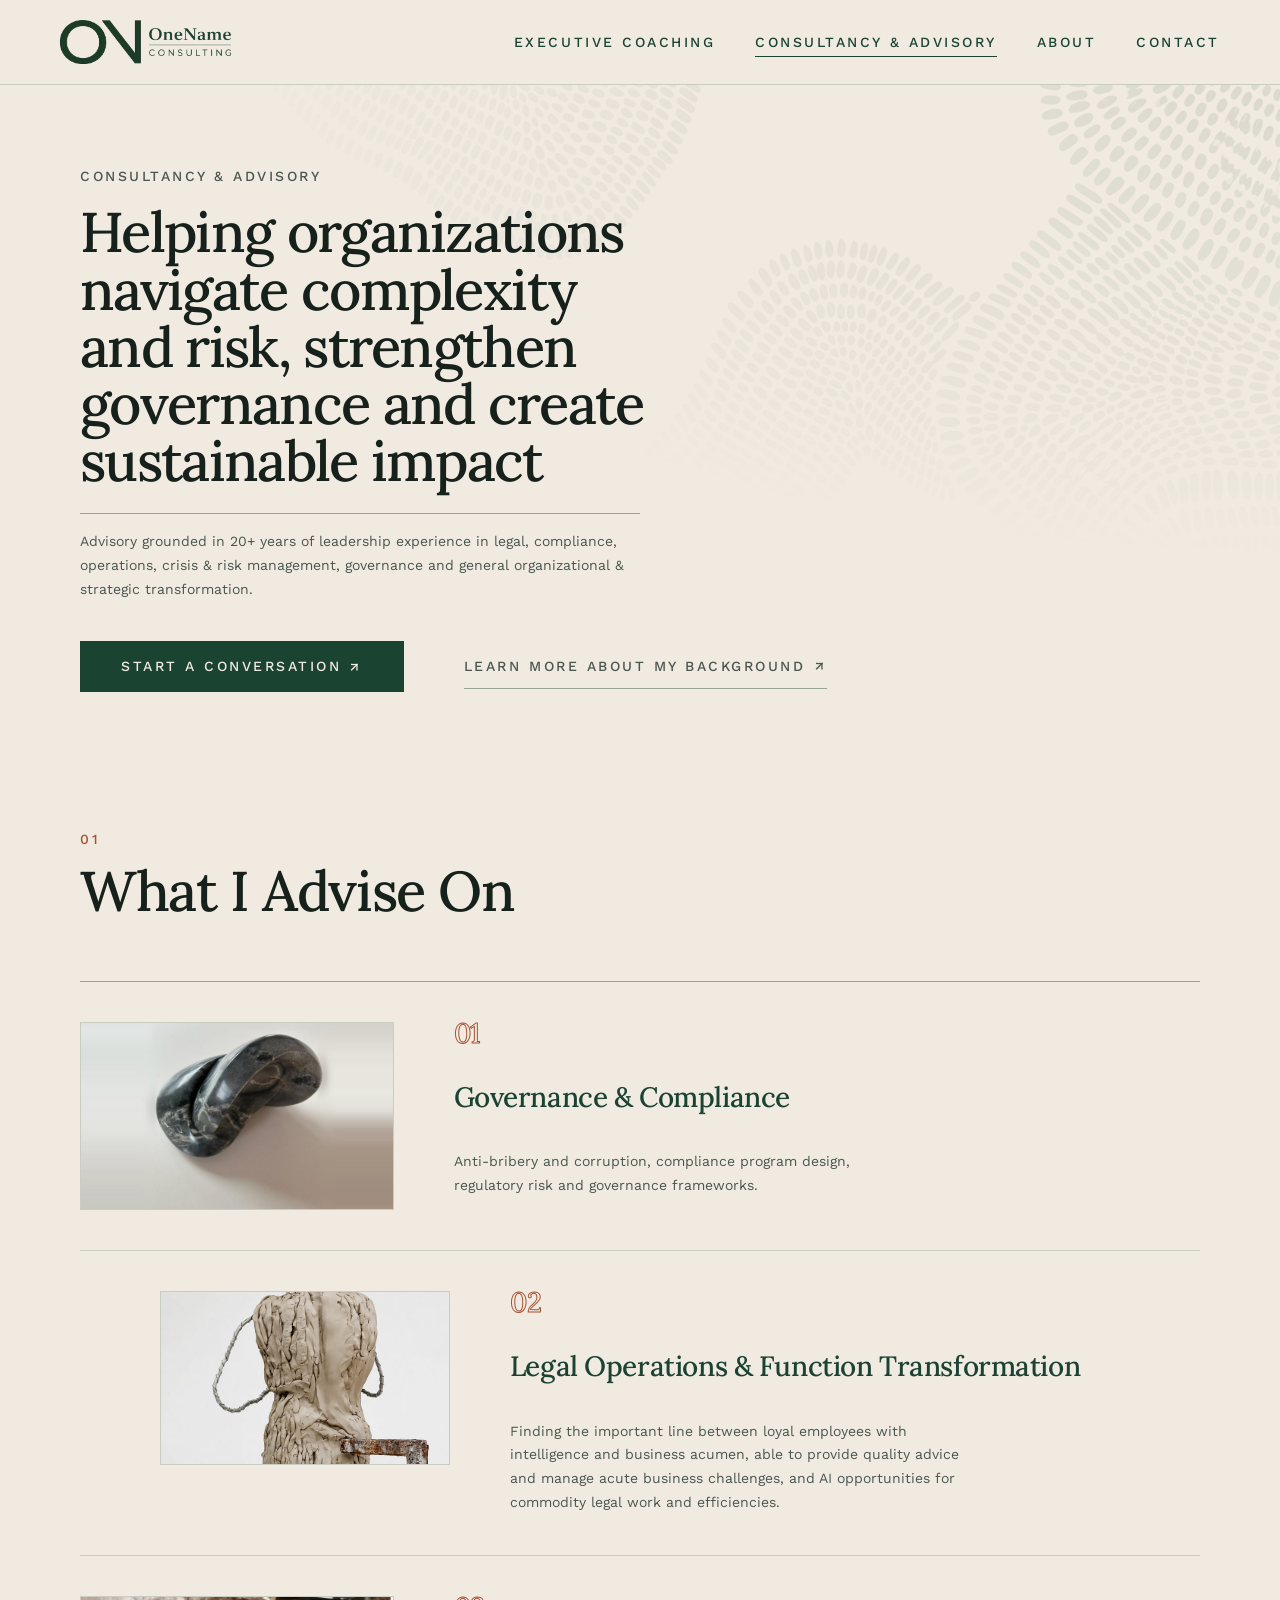
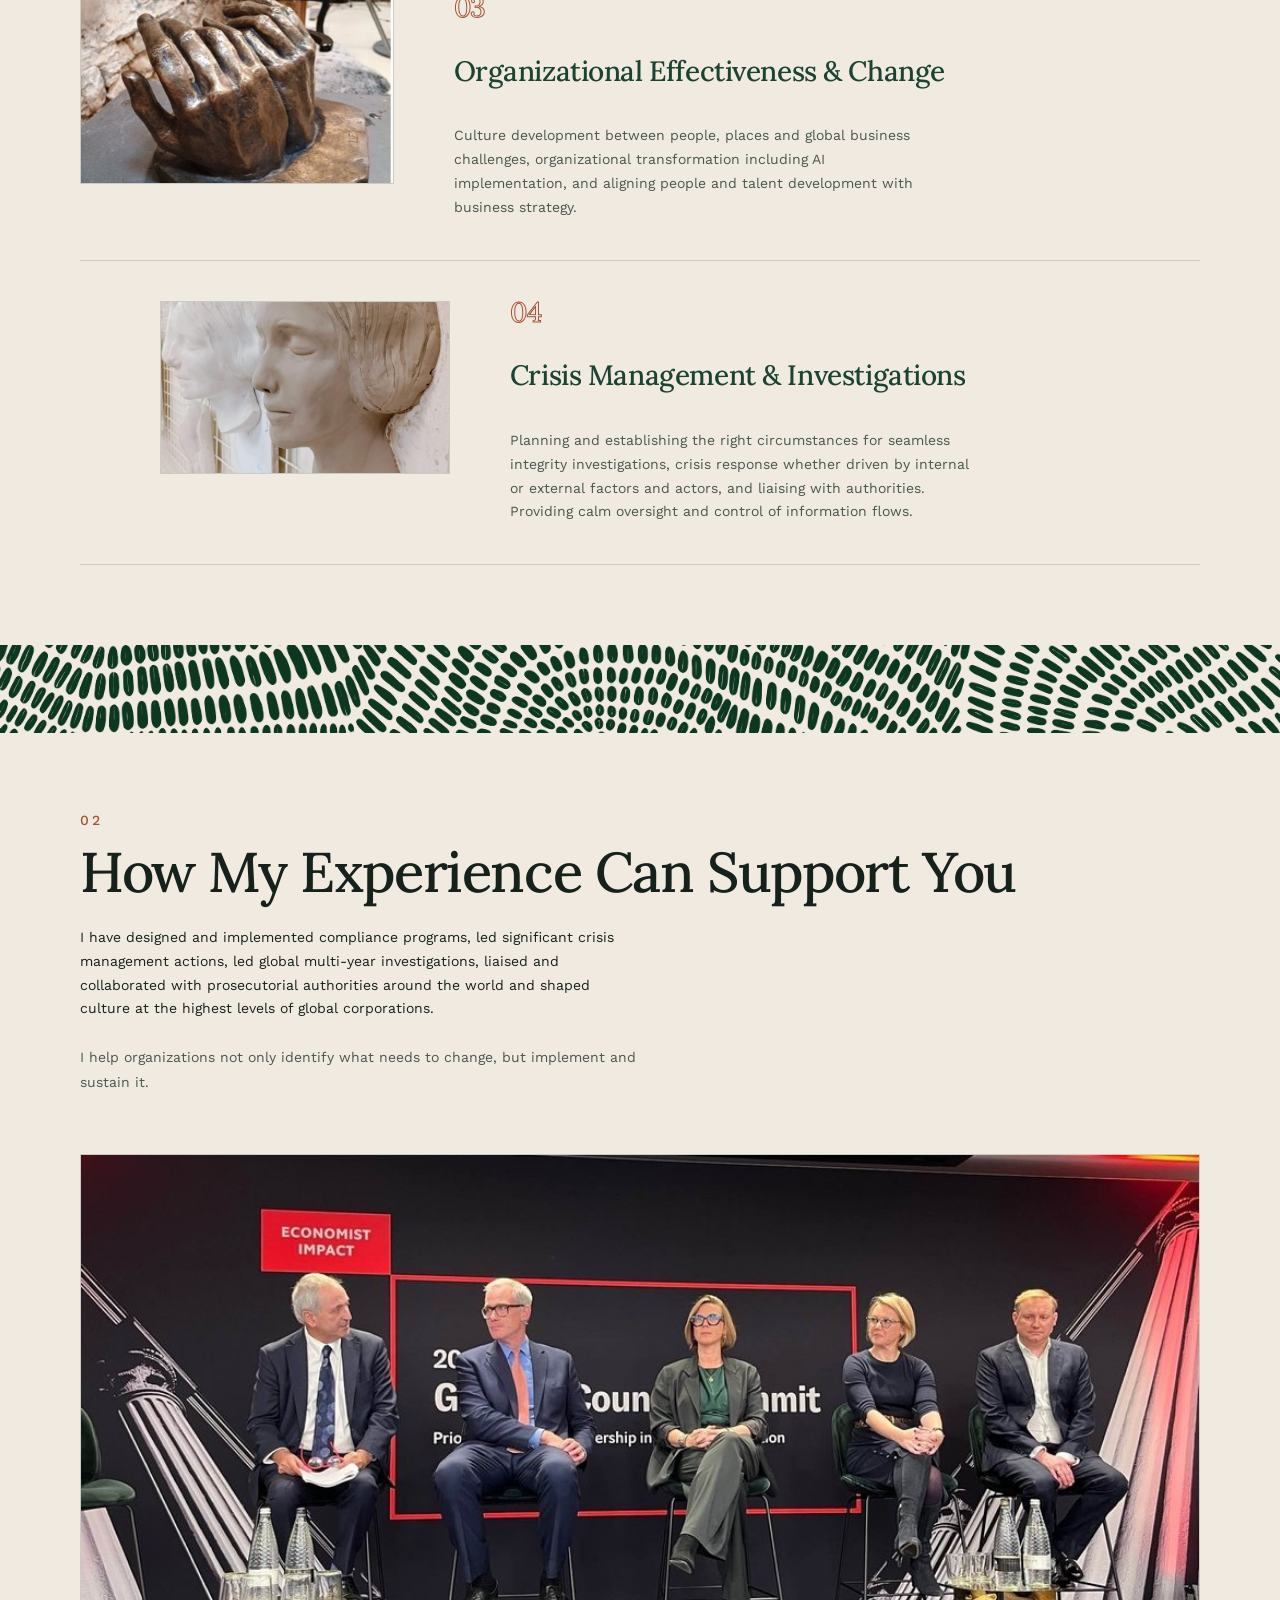
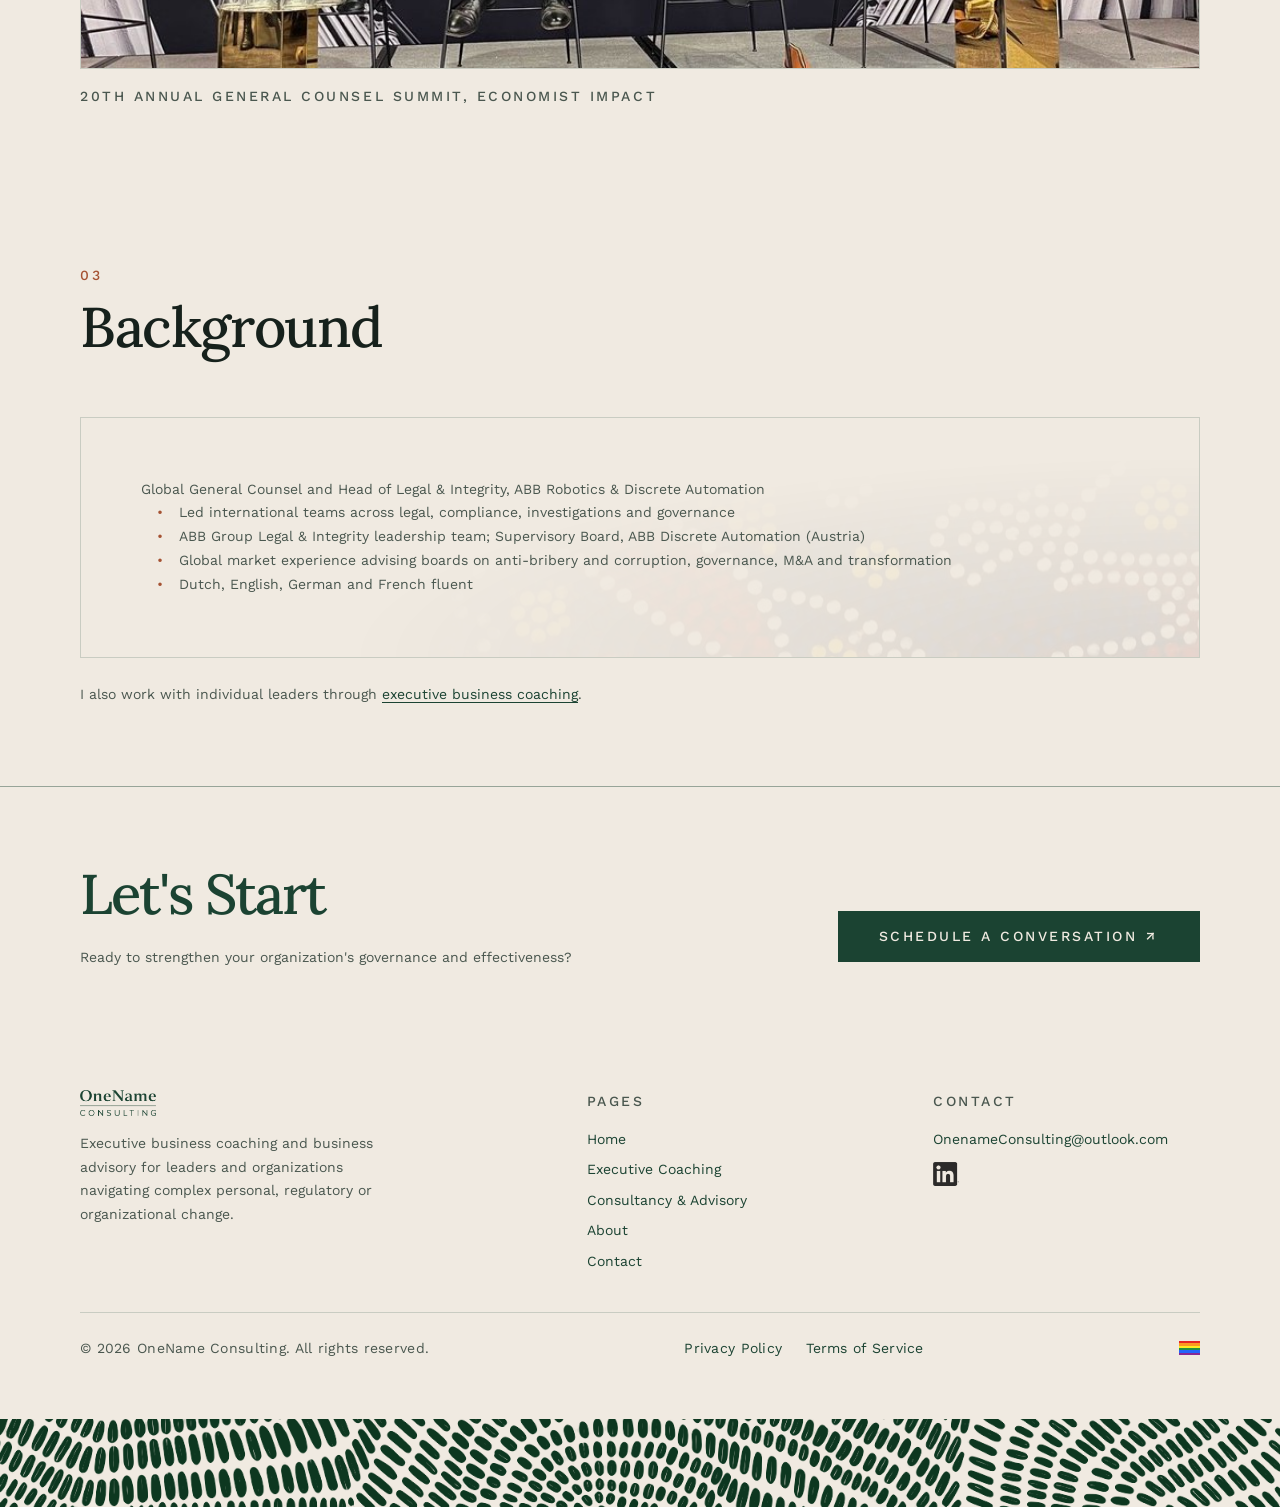
<file: consultancy-advisory/index.html>
<!DOCTYPE html>
<html lang="en">
<head>
  <meta charset="UTF-8">
  <meta name="viewport" content="width=device-width, initial-scale=1.0">
  <title>Consultancy &amp; Advisory | Governance, Compliance &amp; Organizational Effectiveness | OneName Consulting</title>
  <meta name="description" content="Advisory services for governance, compliance, legal operations and organizational transformation. Drawing on 20+ years of global executive experience at ABB.">

  <link rel="canonical" href="https://onenameconsulting.com/consultancy-advisory/">

  <!-- Open Graph / social. Absolute og:url and og:image are added by
       tools/set-domain.py once the client's domain is known. -->
  <meta property="og:type" content="website">
  <meta property="og:site_name" content="OneName Consulting">
  <meta property="og:title" content="Consultancy &amp; Advisory | Governance, Compliance &amp; Organizational Effectiveness | OneName Consulting">
  <meta property="og:description" content="Advisory services for governance, compliance, legal operations and organizational transformation. Drawing on 20+ years of global executive experience at ABB.">
  <meta property="og:url" content="https://onenameconsulting.com/consultancy-advisory/">
  <meta property="og:image" content="https://onenameconsulting.com/assets/images/og-image.jpg">
  <meta property="og:locale" content="en">
  <meta name="twitter:card" content="summary_large_image">
  <meta name="twitter:image" content="https://onenameconsulting.com/assets/images/og-image.jpg">
  <meta name="twitter:title" content="Consultancy &amp; Advisory | Governance, Compliance &amp; Organizational Effectiveness | OneName Consulting">
  <meta name="twitter:description" content="Advisory services for governance, compliance, legal operations and organizational transformation. Drawing on 20+ years of global executive experience at ABB.">

  <script type="application/ld+json">
{
  "@context": "https://schema.org",
  "@graph": [
    {
      "@type": "ProfessionalService",
      "name": "OneName Consulting",
      "description": "Executive business coaching and business advisory for leaders and organizations navigating complex personal, regulatory or organizational change. 20+ years of global leadership experience in energy and technology industries.",
      "email": "OnenameConsulting@outlook.com",
      "sameAs": [
        "https://www.linkedin.com/in/lisette-v-2ba2059/"
      ],
      "areaServed": "Worldwide",
      "knowsLanguage": [
        "nl",
        "en",
        "de",
        "fr"
      ]
    },
    {
      "@type": "Service",
      "serviceType": "Compliance and Governance Advisory",
      "name": "Consultancy & Advisory",
      "description": "Advisory services for governance, compliance, legal operations and organizational transformation. Drawing on 20+ years of global executive experience at ABB.",
      "provider": {
        "@type": "Organization",
        "name": "OneName Consulting"
      }
    }
  ]
}
  </script>

  <link rel="preconnect" href="https://fonts.googleapis.com">
  <link rel="preconnect" href="https://fonts.gstatic.com" crossorigin>
  <link href="https://fonts.googleapis.com/css2?family=Lora:ital,wght@0,400..700;1,400..700&family=Work+Sans:wght@400;500&display=swap" rel="stylesheet">

  <link rel="icon" href="../favicon.ico" sizes="any">
  <link rel="apple-touch-icon" href="../assets/images/apple-touch-icon.png">

  <link rel="stylesheet" href="../css/styles.css">

  <!-- Set before first paint so the mobile menu never flashes open. -->
  <script>document.documentElement.classList.add("js");</script>
</head>
<body>
  <a class="skip-link" href="#main">Skip to content</a>

  <header class="header">
    <nav class="nav" aria-label="Primary">
      <a class="logo" href="../" aria-label="OneName Consulting, home">
        <img class="logo__mark" fetchpriority="high" decoding="async" src="../assets/images/onename-mark.png" alt="" width="81" height="44">
        <img class="logo__wordmark" src="../assets/images/onename-wordmark.png" alt="OneName Consulting" width="82" height="28">
      </a>

      <button class="nav__toggle" type="button" aria-expanded="false"
              aria-controls="nav-menu" aria-label="Open menu">
        <span class="nav__toggle-bar"></span>
        <span class="nav__toggle-bar"></span>
        <span class="nav__toggle-bar"></span>
      </button>

      <ul class="nav__links" id="nav-menu">
        <li class="nav__item--home"><a href="../" class="nav__link">Home</a></li>
        <li><a href="../business-coaching/" class="nav__link">Executive Coaching</a></li>
        <li><a href="../consultancy-advisory/" class="nav__link active" aria-current="page">Consultancy &amp; Advisory</a></li>
        <li><a href="../about/" class="nav__link">About</a></li>
        <li><a href="../contact/" class="nav__link">Contact</a></li>
      </ul>
    </nav>
  </header>

  <main id="main">

    <!-- Hero -->
    <section class="page-hero">
      <div class="pattern-accent pattern-accent--hero" aria-hidden="true"></div>

      <div class="container">
        <p class="eyebrow">Consultancy &amp; Advisory</p>

        <h1 class="page-hero__title">
          Helping organizations navigate complexity and risk, strengthen governance and
          create sustainable impact
        </h1>

        <p class="page-hero__subtitle">
          Advisory grounded in 20+ years of leadership experience in legal,
          compliance, operations, crisis & risk management, governance and general organizational & strategic transformation.
        </p>

        <div class="page-hero__actions">
          <a class="btn btn--solid" href="mailto:OnenameConsulting@outlook.com?subject=Advisory%20enquiry">Start a conversation</a>
          <a class="btn btn--secondary" href="../about/">Learn more about my background</a>
        </div>
      </div>
    </section>

    <!-- What I advise on -->
    <section class="section">
      <div class="container">
        <h2 class="section__title">What I Advise On</h2>

        <ul class="index-list">
          <li class="index-list__item reveal">
            <div class="index-list__media" style="--tile: url(../assets/images/tile-marble.jpg)" aria-hidden="true"></div>

            <div class="index-list__body">
              <h3 class="index-list__title">Governance &amp; Compliance</h3>
              <p class="index-list__text">Anti-bribery and corruption, compliance program design, regulatory risk and governance frameworks.</p>
            </div>
          </li>

          <li class="index-list__item reveal">
            <div class="index-list__media" style="--tile: url(../assets/images/tile-figure-back.jpg)" aria-hidden="true"></div>

            <div class="index-list__body">
              <h3 class="index-list__title">Legal Operations &amp; Function Transformation</h3>
              <p class="index-list__text">Finding the important line between loyal employees with intelligence and business acumen, able to provide quality advice and manage acute business challenges, and AI opportunities for commodity legal work and efficiencies.</p>
            </div>
          </li>

          <li class="index-list__item reveal">
            <div class="index-list__media" style="--tile: url(../assets/images/tile-hands-bronze.jpg)" aria-hidden="true"></div>

            <div class="index-list__body">
              <h3 class="index-list__title">Organizational Effectiveness &amp; Change</h3>
              <p class="index-list__text">Culture development between people, places and global business challenges, organizational transformation including AI implementation, and aligning people and talent development with business strategy.</p>
            </div>
          </li>

          <li class="index-list__item reveal">
            <div class="index-list__media" style="--tile: url(../assets/images/tile-faces.jpg)" aria-hidden="true"></div>

            <div class="index-list__body">
              <h3 class="index-list__title">Crisis Management &amp; Investigations</h3>
              <p class="index-list__text">Planning and establishing the right circumstances for seamless integrity investigations, crisis response whether driven by internal or external factors and actors, and liaising with authorities. Providing calm oversight and control of information flows.</p>
            </div>
          </li>
        </ul>
      </div>
    </section>

    <div class="pattern-divider" aria-hidden="true"></div>

    <!-- How my experience can support you -->
    <section class="section">
      <div class="container">
        <h2 class="section__title">How My Experience Can Support You</h2>

        <p class="lead">
          I have designed and implemented compliance programs, led significant
          crisis management actions, led global multi-year investigations,
          liaised and collaborated with prosecutorial authorities around the
          world and shaped culture at the highest levels of global
          corporations.
        </p>

        <p class="prose">
          I help organizations not only identify what needs to change, but
          implement and sustain it.
        </p>

        <figure class="feature-figure reveal">
          <img src="../assets/images/lisette-panel-summit.jpg"
               alt="Lisette van Eenennaam on a panel at the Economist Impact General Counsel Summit"
               width="1024" height="470" loading="lazy" decoding="async">
          <figcaption class="feature-figure__caption">
            20th annual General Counsel Summit, Economist Impact
          </figcaption>
        </figure>
      </div>
    </section>

    <!-- Background -->
    <section class="section">
      <div class="container">
        <h2 class="section__title">Background</h2>

        <div class="framed">
          <div class="pattern-accent pattern-accent--frame" aria-hidden="true"></div>

          <ul class="sep-list credentials-line">
            <li>Global General Counsel and Head of Legal &amp; Integrity, ABB Robotics &amp; Discrete Automation</li>
            <li>Led international teams across legal, compliance, investigations and governance</li>
            <li>ABB Group Legal &amp; Integrity leadership team; Supervisory Board, ABB Discrete Automation (Austria)</li>
            <li>Global market experience advising boards on anti-bribery and corruption, governance, M&amp;A and transformation</li>
            <li>Dutch, English, German and French fluent</li>
          </ul>
        </div>

        <p class="prose">
          I also work with individual leaders through
          <a class="link" href="../business-coaching/">executive business coaching</a>.
        </p>
      </div>
    </section>

    <!-- Let's start -->
    <section class="cta-banner">
      <div class="container cta-banner__inner">
        <div>
          <h2 class="cta-banner__title">Let's Start</h2>
          <p class="cta-banner__text">
            Ready to strengthen your organization's governance and effectiveness?
          </p>
        </div>

        <div class="cta-banner__actions">
          <a class="btn btn--solid" href="mailto:OnenameConsulting@outlook.com?subject=Advisory%20enquiry">Schedule a conversation</a>
        </div>
      </div>
    </section>

  </main>

  <footer class="footer">
    <div class="container footer__inner">
      <div class="footer__brand">
        <img class="footer__wordmark" loading="lazy" decoding="async" src="../assets/images/onename-wordmark.png"
             alt="OneName Consulting" width="76" height="26">
        <p class="footer__tagline">
          Executive business coaching and business advisory for leaders and
          organizations navigating complex personal, regulatory or
          organizational change.
        </p>
      </div>

      <nav class="footer__nav" aria-label="Footer">
        <h2 class="eyebrow">Pages</h2>
        <ul class="footer__list">
          <li><a class="footer__link" href="../">Home</a></li>
          <li><a class="footer__link" href="../business-coaching/">Executive Coaching</a></li>
          <li><a class="footer__link" href="../consultancy-advisory/" aria-current="page">Consultancy &amp; Advisory</a></li>
          <li><a class="footer__link" href="../about/">About</a></li>
          <li><a class="footer__link" href="../contact/">Contact</a></li>
        </ul>
      </nav>

      <div class="footer__contact">
        <h2 class="eyebrow">Contact</h2>
        <ul class="footer__list">
          <li><a class="footer__link" href="mailto:OnenameConsulting@outlook.com">OnenameConsulting@outlook.com</a></li>
          <li>
            <a class="footer__link footer__link--logo" href="https://www.linkedin.com/in/lisette-v-2ba2059/">
              <img class="social-bug" loading="lazy" decoding="async"
                   src="../assets/images/linkedin-bug.png" alt="LinkedIn" width="96" height="89">
            </a>
          </li>
        </ul>
      </div>

      <p class="footer__legal">
        <span>&copy; 2026 OneName Consulting. All rights reserved.</span>
        <span class="footer__legal-links">
          <a class="footer__link" href="../privacy/">Privacy Policy</a>
          <a class="footer__link" href="../terms/">Terms of Service</a>
        </span>
        <img class="footer__flag" loading="lazy" decoding="async" src="../assets/images/pride-flag.svg"
             alt="Pride flag" width="21" height="14">
      </p>
    </div>

    <div class="pattern-divider" aria-hidden="true"></div>
  </footer>

  <script src="../js/main.js"></script>
</body>
</html>
</file>
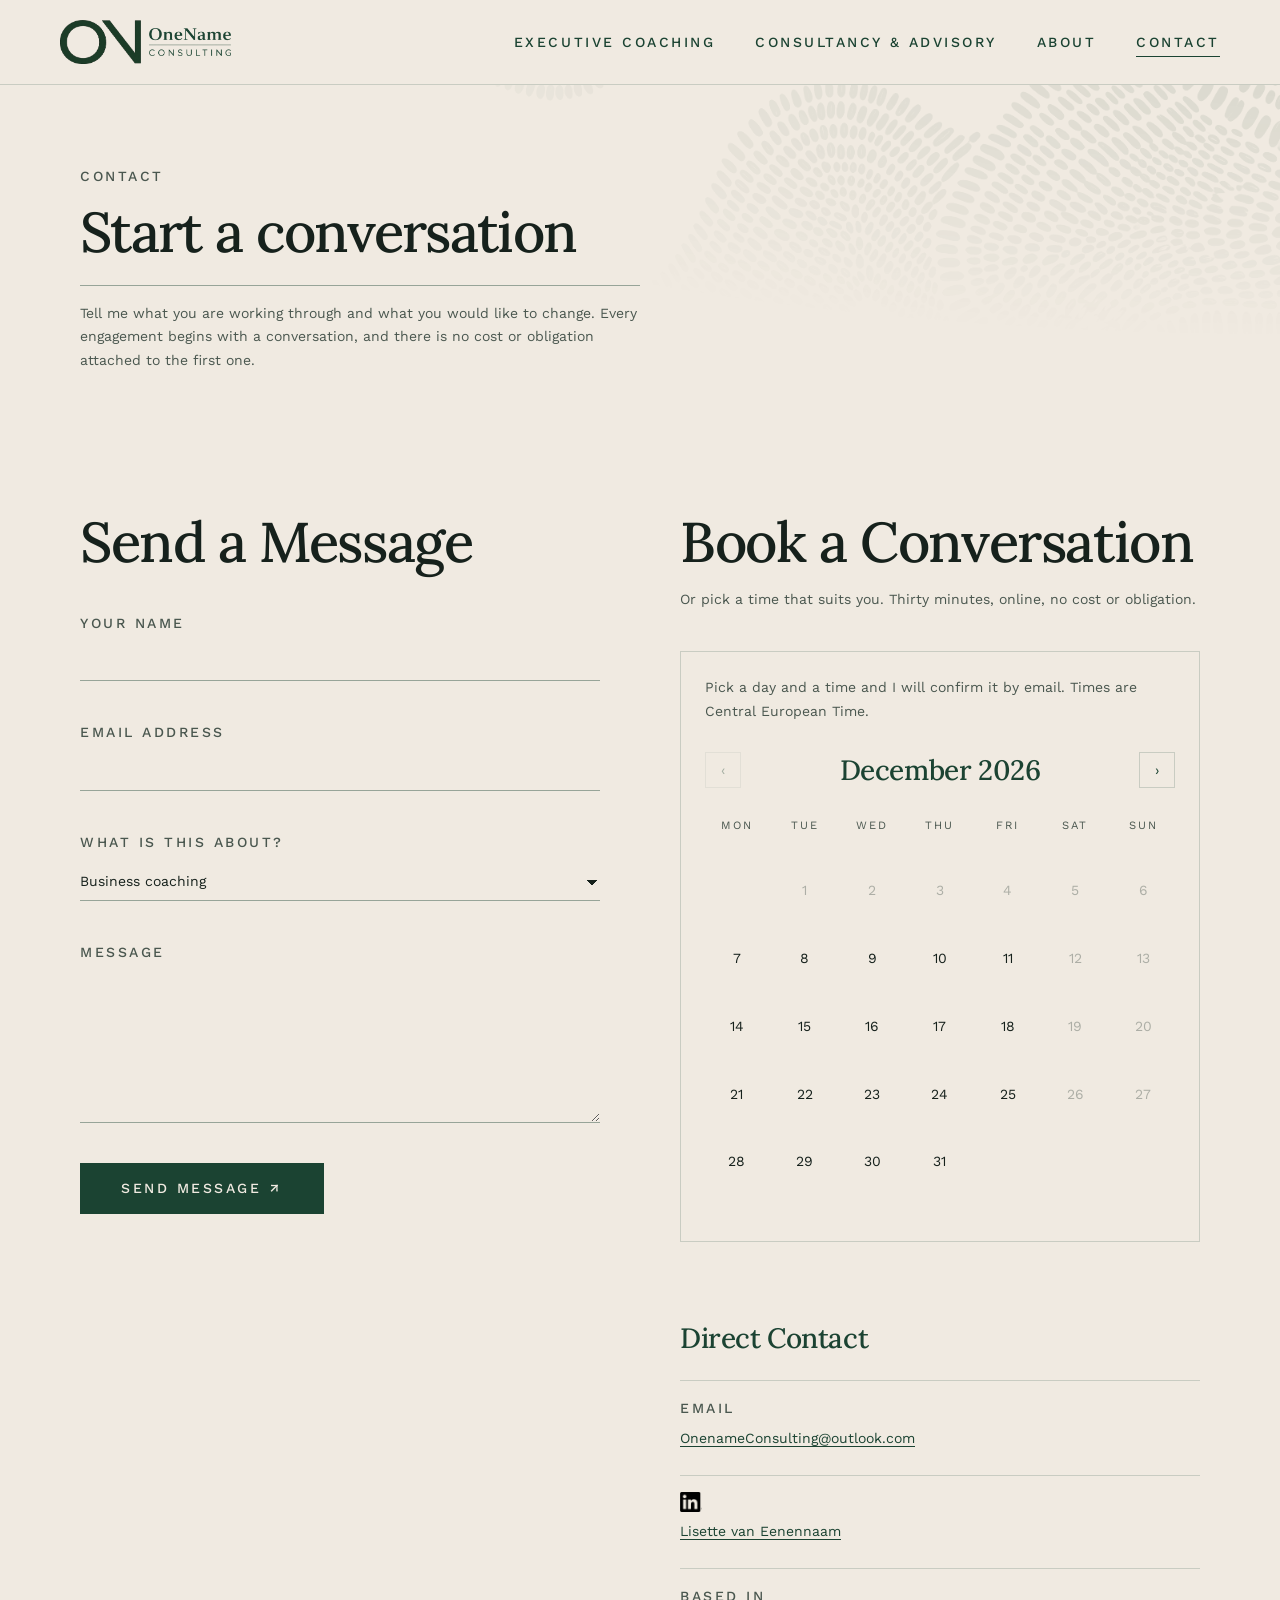
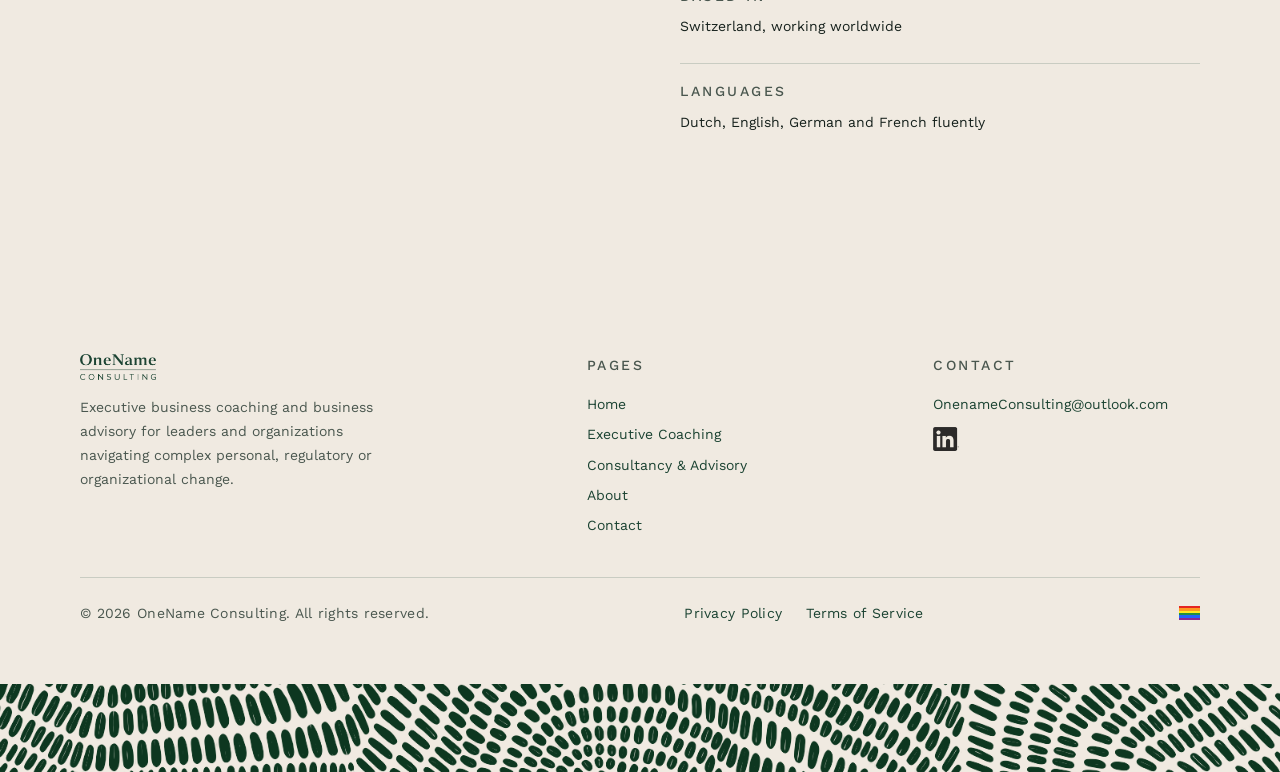
<file: contact/index.html>
<!DOCTYPE html>
<html lang="en">
<head>
  <meta charset="UTF-8">
  <meta name="viewport" content="width=device-width, initial-scale=1.0">
  <title>Contact | OneName Consulting</title>
  <meta name="description" content="Get in touch with Lisette van Eenennaam for executive business coaching or business and governance advisory. Based in Switzerland, working with leaders and organizations worldwide.">

  <link rel="canonical" href="https://onenameconsulting.com/contact/">

  <!-- Open Graph / social. Absolute og:url and og:image are added by
       tools/set-domain.py once the client's domain is known. -->
  <meta property="og:type" content="website">
  <meta property="og:site_name" content="OneName Consulting">
  <meta property="og:title" content="Contact | OneName Consulting">
  <meta property="og:description" content="Get in touch with Lisette van Eenennaam for executive business coaching or business and governance advisory. Based in Switzerland, working with leaders and organizations worldwide.">
  <meta property="og:url" content="https://onenameconsulting.com/contact/">
  <meta property="og:image" content="https://onenameconsulting.com/assets/images/og-image.jpg">
  <meta property="og:locale" content="en">
  <meta name="twitter:card" content="summary_large_image">
  <meta name="twitter:image" content="https://onenameconsulting.com/assets/images/og-image.jpg">
  <meta name="twitter:title" content="Contact | OneName Consulting">
  <meta name="twitter:description" content="Get in touch with Lisette van Eenennaam for executive business coaching or business and governance advisory. Based in Switzerland, working with leaders and organizations worldwide.">

  <script type="application/ld+json">
{
  "@context": "https://schema.org",
  "@graph": [
    {
      "@type": "ProfessionalService",
      "name": "OneName Consulting",
      "description": "Executive business coaching and business advisory for leaders and organizations navigating complex personal, regulatory or organizational change. 20+ years of global leadership experience in energy and technology industries.",
      "email": "OnenameConsulting@outlook.com",
      "sameAs": [
        "https://www.linkedin.com/in/lisette-v-2ba2059/"
      ],
      "address": {
        "@type": "PostalAddress",
        "addressCountry": "CH"
      },
      "areaServed": "Worldwide",
      "knowsLanguage": [
        "nl",
        "en",
        "de",
        "fr"
      ]
    },
    {
      "@type": "ContactPage",
      "name": "Contact OneName Consulting",
      "url": "https://onenameconsulting.com/contact/"
    }
  ]
}
  </script>

  <link rel="preconnect" href="https://fonts.googleapis.com">
  <link rel="preconnect" href="https://fonts.gstatic.com" crossorigin>
  <link href="https://fonts.googleapis.com/css2?family=Lora:ital,wght@0,400..700;1,400..700&family=Work+Sans:wght@400;500&display=swap" rel="stylesheet">

  <link rel="icon" href="../favicon.ico" sizes="any">
  <link rel="apple-touch-icon" href="../assets/images/apple-touch-icon.png">

  <link rel="stylesheet" href="../css/styles.css">

  <!-- Set before first paint so the mobile menu never flashes open. -->
  <script>document.documentElement.classList.add("js");</script>
</head>
<body>
  <a class="skip-link" href="#main">Skip to content</a>

  <header class="header">
    <nav class="nav" aria-label="Primary">
      <a class="logo" href="../" aria-label="OneName Consulting, home">
        <img class="logo__mark" fetchpriority="high" decoding="async" src="../assets/images/onename-mark.png" alt="" width="81" height="44">
        <img class="logo__wordmark" src="../assets/images/onename-wordmark.png" alt="OneName Consulting" width="82" height="28">
      </a>

      <button class="nav__toggle" type="button" aria-expanded="false"
              aria-controls="nav-menu" aria-label="Open menu">
        <span class="nav__toggle-bar"></span>
        <span class="nav__toggle-bar"></span>
        <span class="nav__toggle-bar"></span>
      </button>

      <ul class="nav__links" id="nav-menu">
        <li class="nav__item--home"><a href="../" class="nav__link">Home</a></li>
        <li><a href="../business-coaching/" class="nav__link">Executive Coaching</a></li>
        <li><a href="../consultancy-advisory/" class="nav__link">Consultancy &amp; Advisory</a></li>
        <li><a href="../about/" class="nav__link">About</a></li>
        <li><a href="../contact/" class="nav__link active" aria-current="page">Contact</a></li>
      </ul>
    </nav>
  </header>

  <main id="main">

    <!-- Hero -->
    <section class="page-hero">
      <div class="pattern-accent pattern-accent--hero" aria-hidden="true"></div>

      <div class="container">
        <p class="eyebrow">Contact</p>

        <h1 class="page-hero__title">
          Start a conversation
        </h1>

        <p class="page-hero__subtitle">
          Tell me what you are working through and what you would like to
          change. Every engagement begins with a conversation, and there is no
          cost or obligation attached to the first one.
        </p>
      </div>
    </section>

    <!-- Form, booking and direct contact -->
    <section class="section">
      <div class="container contact-grid">

        <div class="contact-form-column">
          <h2 class="section__title">Send a Message</h2>


          <!-- Handled by Netlify Forms. Netlify reads this form out of the
               deployed HTML, so it has to stay in the page as markup rather
               than be built by script, and form detection has to be on in
               the project settings.

               contact-form.js posts it in the background and reports the
               outcome under the button. Without JavaScript the browser posts
               the form itself and Netlify answers with its own confirmation
               page, so an enquiry is never lost. Submissions are listed under
               Forms in the Netlify dashboard, which is also where the
               notification address is set. -->
          <form class="form" id="contact-form" name="contact" method="POST" novalidate
                data-netlify="true" netlify-honeypot="website">

            <!-- Netlify matches a submission to this form by name. The build
                 injects this field for an ordinary form post; it is written
                 out here as well because contact-form.js sends the form
                 itself and has to include it in the body. -->
            <input type="hidden" name="form-name" value="contact">

            <div class="form__field">
              <label class="form__label" for="field-name">Your name</label>
              <input class="form__input" id="field-name" name="name" type="text"
                     autocomplete="name" maxlength="200" required>
            </div>

            <div class="form__field">
              <label class="form__label" for="field-email">Email address</label>
              <input class="form__input" id="field-email" name="email" type="email"
                     autocomplete="email" maxlength="254" required>
            </div>

            <div class="form__field">
              <label class="form__label" for="field-topic">What is this about?</label>
              <select class="form__select" id="field-topic" name="topic">
                <option value="Business coaching">Business coaching</option>
                <option value="Consultancy &amp; advisory">Consultancy &amp; advisory</option>
                <option value="Something else">Something else</option>
              </select>
            </div>

            <div class="form__field">
              <label class="form__label" for="field-message">Message</label>
              <textarea class="form__textarea" id="field-message" name="message"
                        rows="6" maxlength="5000" required></textarea>
            </div>

            <!-- Honeypot. Off-screen, out of the tab order and hidden from
                 assistive technology, so no visitor can reach it. Bots fill
                 every field they find. contact-form.js refuses anything with
                 it set, and Netlify discards anything that arrives with it
                 set, which is what netlify-honeypot names on the form. -->
            <div class="form__trap" aria-hidden="true">
              <label for="field-website">Website</label>
              <input id="field-website" name="website" type="text"
                     tabindex="-1" autocomplete="off" data-trap>
            </div>

            <button class="btn btn--solid" type="submit">Send message</button>

            <p class="form__status" id="form-status" role="status" aria-live="polite"></p>
          </form>
        </div>

        <div class="contact-booking-column">
          <!-- Booking. No scheduler is connected yet: js/scheduler.js looks
               for a booking address on the container below and, finding none,
               leaves the fallback in place. Put the address in
               data-scheduler-url and the booking page appears in a frame
               here instead, whichever provider it belongs to. The providers
               it will embed are listed in that file. -->
          <div id="book">
            <h2 class="section__title">Book a Conversation</h2>

            <p class="contact-booking__lead">
              Or pick a time that suits you. Thirty minutes, online, no cost
              or obligation.
            </p>

            <div class="scheduler" id="scheduler" data-scheduler-url="">
              <!-- Shown until a provider is connected: a picker that composes
                   the request as an email rather than booking anything. The
                   provider's own page replaces all of it. -->
              <div class="scheduler__fallback" id="booking-picker">
                <p class="scheduler__note">
                  Pick a day and a time and I will confirm it by email. Times
                  are Central European Time.
                </p>
              </div>
            </div>
          </div>

          <aside class="contact-details">
            <h2 class="contact-details__title">Direct Contact</h2>

            <div class="contact-details__item">
              <p class="contact-details__label">Email</p>
              <p class="contact-details__value">
                <a class="link" href="mailto:OnenameConsulting@outlook.com">OnenameConsulting@outlook.com</a>
              </p>
            </div>

            <div class="contact-details__item">
              <p class="contact-details__label">
                <img class="social-bug" loading="lazy" decoding="async"
                     src="../assets/images/linkedin-bug.png" alt="LinkedIn"
                     width="96" height="89">
              </p>
              <p class="contact-details__value">
                <a class="link" href="https://www.linkedin.com/in/lisette-v-2ba2059/">Lisette van Eenennaam</a>
              </p>
            </div>

            <div class="contact-details__item">
              <p class="contact-details__label">Based in</p>
              <p class="contact-details__value">Switzerland, working worldwide</p>
            </div>

            <div class="contact-details__item">
              <p class="contact-details__label">Languages</p>
              <p class="contact-details__value">Dutch, English, German and French fluently</p>
            </div>
          </aside>
        </div>

      </div>
    </section>

  </main>

  <footer class="footer">
    <div class="container footer__inner">
      <div class="footer__brand">
        <img class="footer__wordmark" loading="lazy" decoding="async" src="../assets/images/onename-wordmark.png"
             alt="OneName Consulting" width="76" height="26">
        <p class="footer__tagline">
          Executive business coaching and business advisory for leaders and
          organizations navigating complex personal, regulatory or
          organizational change.
        </p>
      </div>

      <nav class="footer__nav" aria-label="Footer">
        <h2 class="eyebrow">Pages</h2>
        <ul class="footer__list">
          <li><a class="footer__link" href="../">Home</a></li>
          <li><a class="footer__link" href="../business-coaching/">Executive Coaching</a></li>
          <li><a class="footer__link" href="../consultancy-advisory/">Consultancy &amp; Advisory</a></li>
          <li><a class="footer__link" href="../about/">About</a></li>
          <li><a class="footer__link" href="../contact/" aria-current="page">Contact</a></li>
        </ul>
      </nav>

      <div class="footer__contact">
        <h2 class="eyebrow">Contact</h2>
        <ul class="footer__list">
          <li><a class="footer__link" href="mailto:OnenameConsulting@outlook.com">OnenameConsulting@outlook.com</a></li>
          <li>
            <a class="footer__link footer__link--logo" href="https://www.linkedin.com/in/lisette-v-2ba2059/">
              <img class="social-bug" loading="lazy" decoding="async"
                   src="../assets/images/linkedin-bug.png" alt="LinkedIn" width="96" height="89">
            </a>
          </li>
        </ul>
      </div>

      <p class="footer__legal">
        <span>&copy; 2026 OneName Consulting. All rights reserved.</span>
        <span class="footer__legal-links">
          <a class="footer__link" href="../privacy/">Privacy Policy</a>
          <a class="footer__link" href="../terms/">Terms of Service</a>
        </span>
        <img class="footer__flag" loading="lazy" decoding="async" src="../assets/images/pride-flag.svg"
             alt="Pride flag" width="21" height="14">
      </p>
    </div>

    <div class="pattern-divider" aria-hidden="true"></div>
  </footer>

  <script src="../js/main.js"></script>
  <script src="../js/contact-form.js"></script>
  <script src="../js/scheduler.js"></script>
  <script src="../js/booking-picker.js"></script>
</body>
</html>
</file>
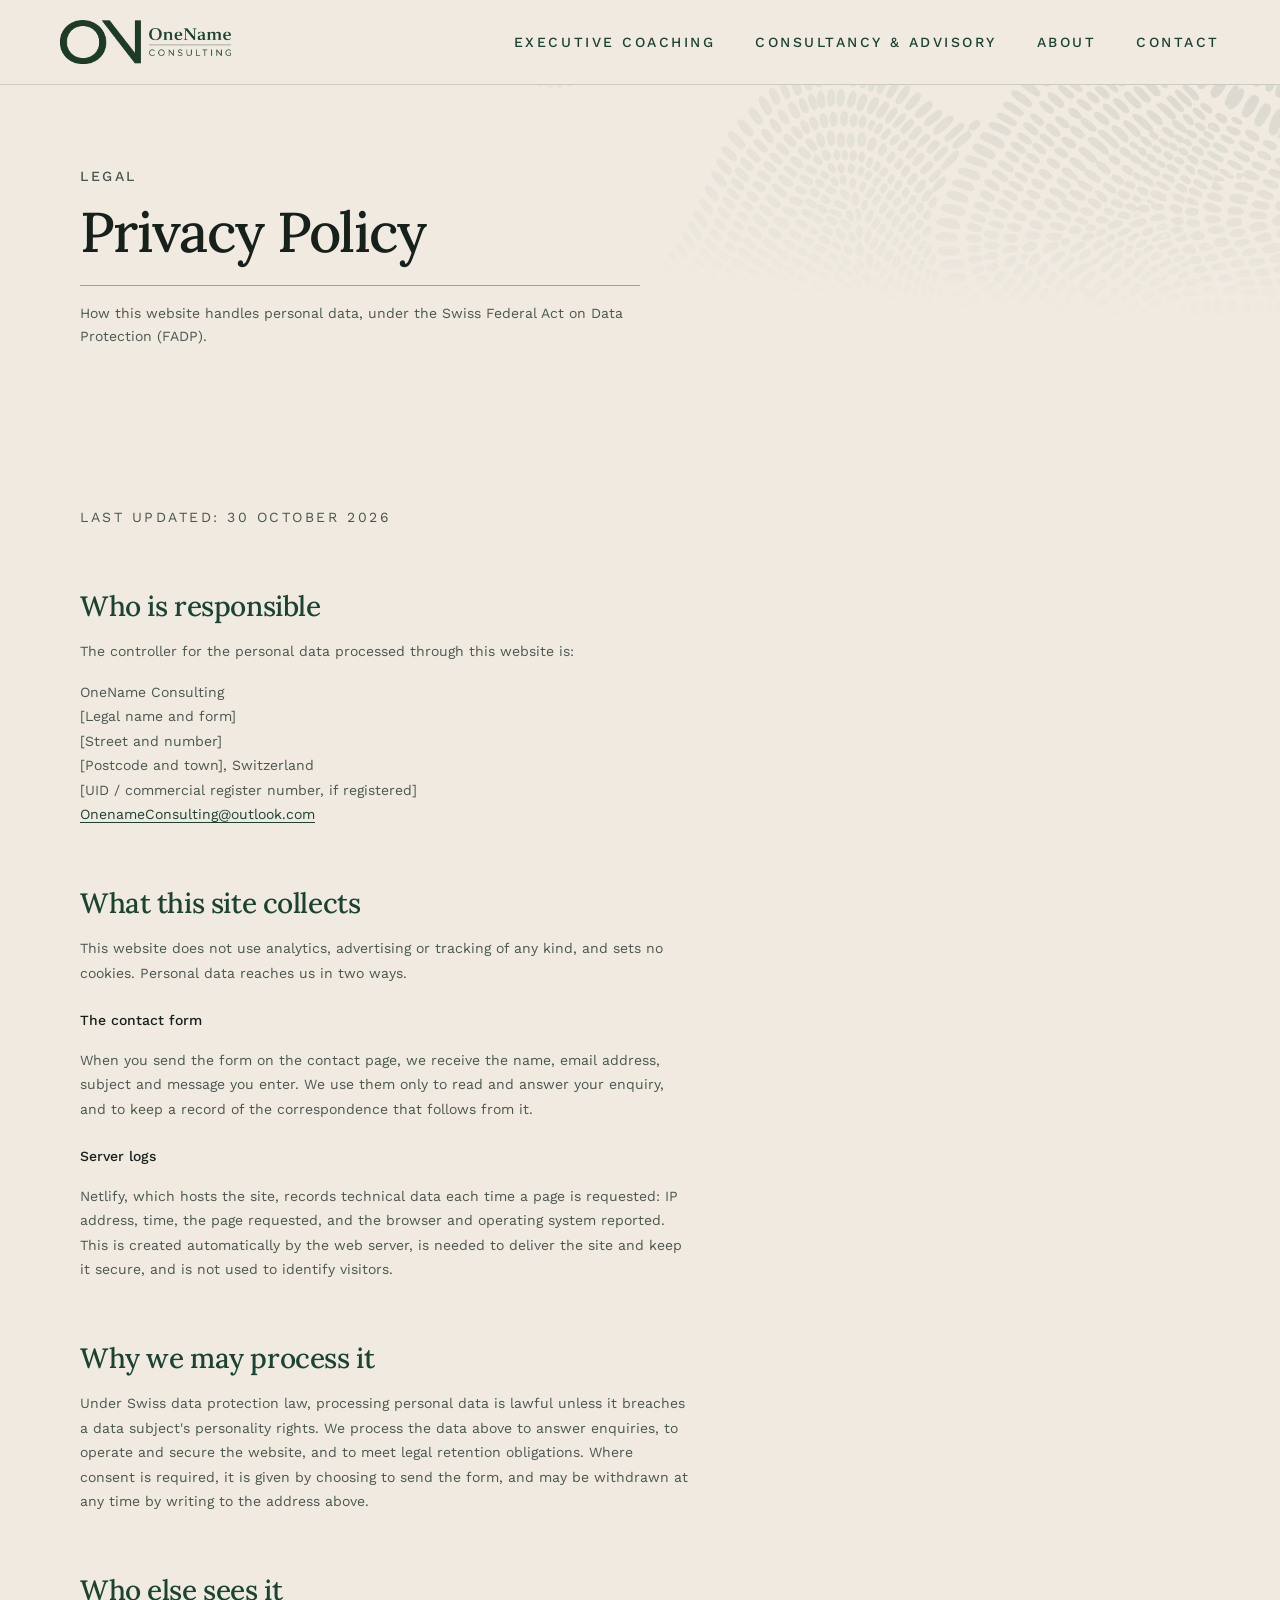
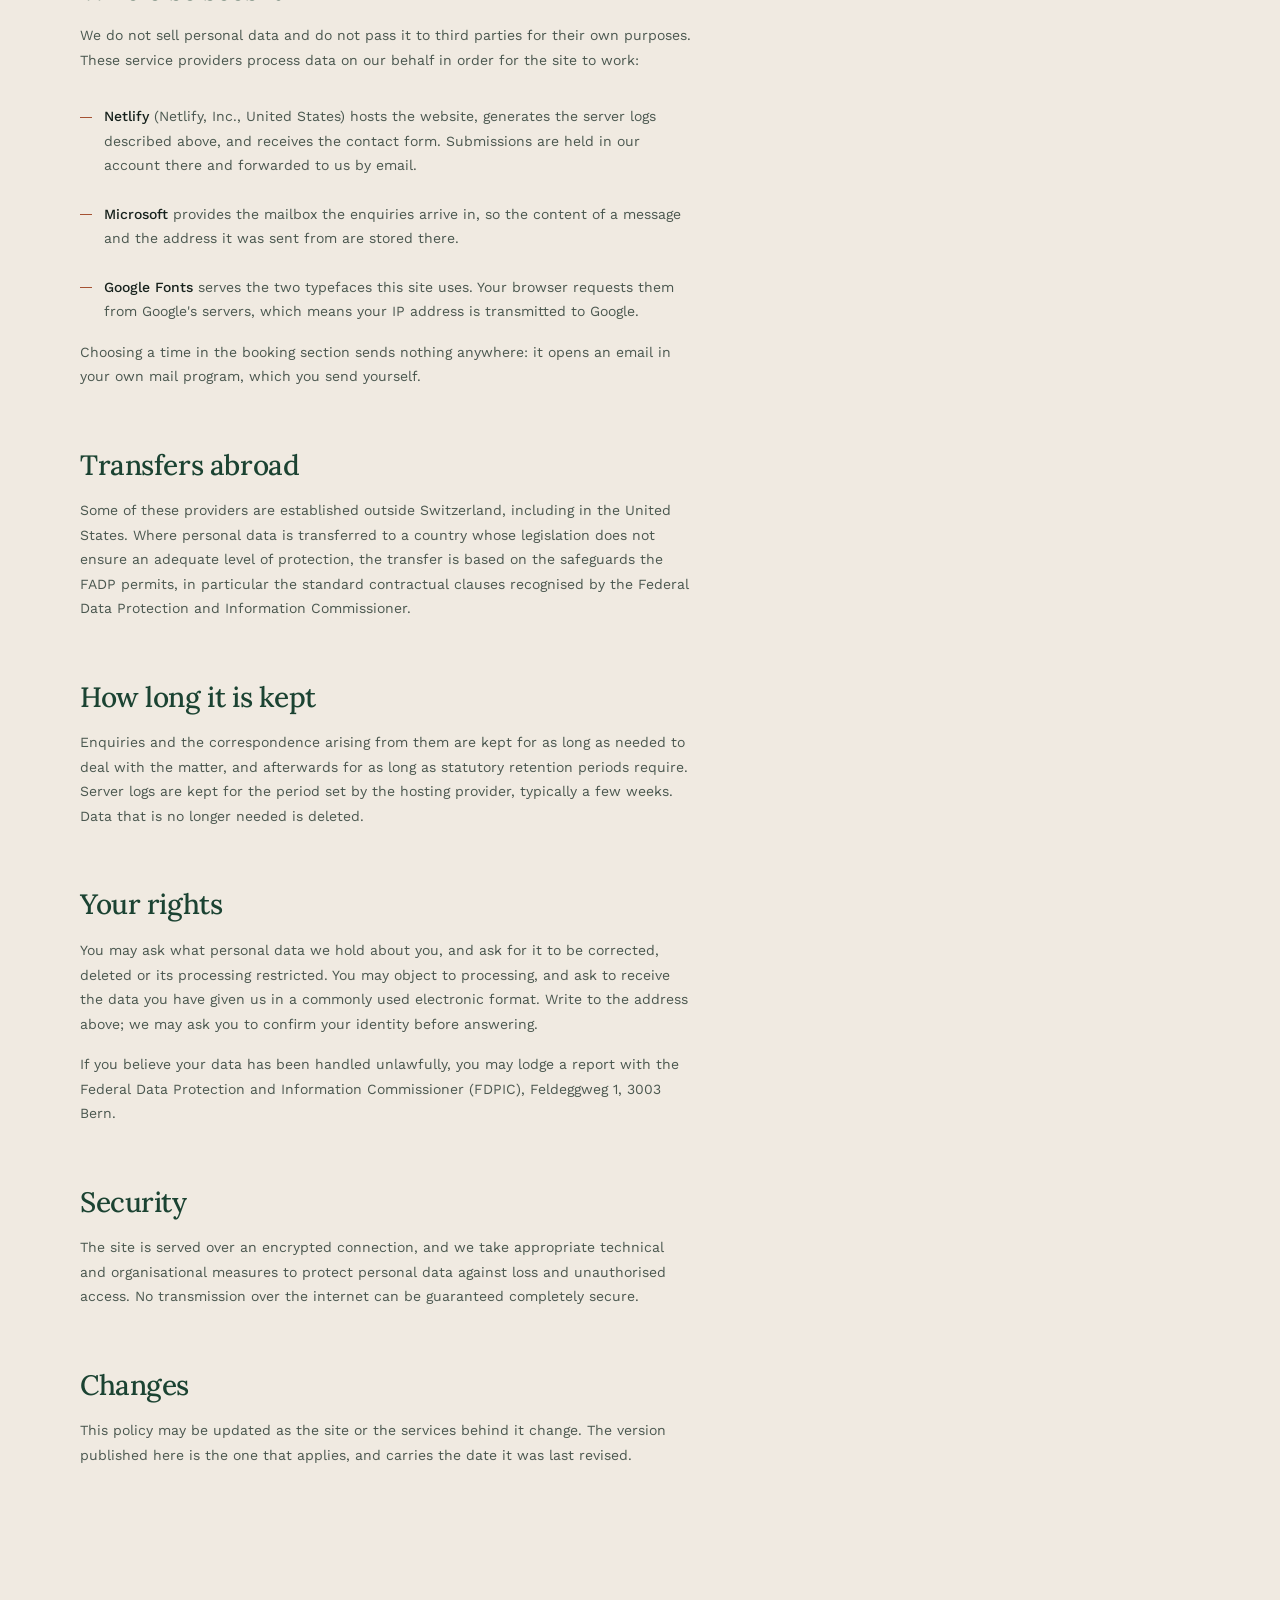
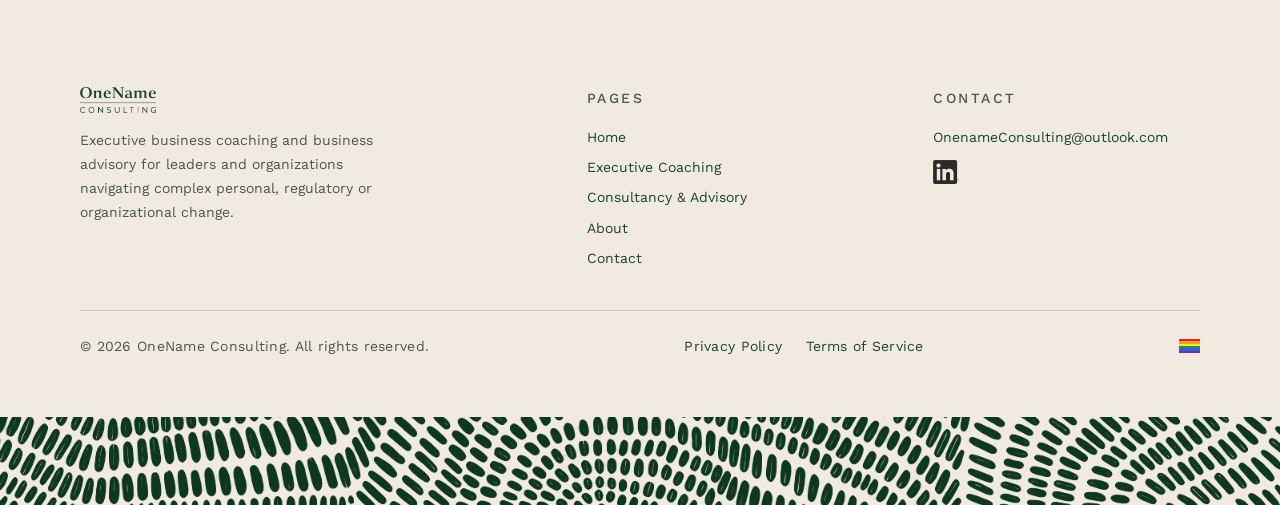
<file: privacy/index.html>
<!DOCTYPE html>
<html lang="en">
<head>
  <meta charset="UTF-8">
  <meta name="viewport" content="width=device-width, initial-scale=1.0">
  <title>Privacy Policy | OneName Consulting</title>
  <meta name="description" content="How OneName Consulting handles personal data collected through this website, under the Swiss Federal Act on Data Protection.">

  <link rel="canonical" href="https://onenameconsulting.com/privacy/">

  <!-- Open Graph / social. Absolute og:url and og:image are added by
       tools/set-domain.py once the client's domain is known. -->
  <meta property="og:type" content="website">
  <meta property="og:site_name" content="OneName Consulting">
  <meta property="og:title" content="Privacy Policy | OneName Consulting">
  <meta property="og:description" content="How OneName Consulting handles personal data collected through this website, under the Swiss Federal Act on Data Protection.">
  <meta property="og:url" content="https://onenameconsulting.com/privacy/">
  <meta property="og:image" content="https://onenameconsulting.com/assets/images/og-image.jpg">
  <meta property="og:locale" content="en">
  <meta name="twitter:card" content="summary_large_image">
  <meta name="twitter:image" content="https://onenameconsulting.com/assets/images/og-image.jpg">
  <meta name="twitter:title" content="Privacy Policy | OneName Consulting">
  <meta name="twitter:description" content="How OneName Consulting handles personal data collected through this website, under the Swiss Federal Act on Data Protection.">

  <link rel="preconnect" href="https://fonts.googleapis.com">
  <link rel="preconnect" href="https://fonts.gstatic.com" crossorigin>
  <link href="https://fonts.googleapis.com/css2?family=Lora:ital,wght@0,400..700;1,400..700&family=Work+Sans:wght@400;500&display=swap" rel="stylesheet">

  <link rel="icon" href="../favicon.ico" sizes="any">
  <link rel="apple-touch-icon" href="../assets/images/apple-touch-icon.png">

  <link rel="stylesheet" href="../css/styles.css">

  <!-- Set before first paint so the mobile menu never flashes open. -->
  <script>document.documentElement.classList.add("js");</script>
</head>
<body>
  <a class="skip-link" href="#main">Skip to content</a>

  <header class="header">
    <nav class="nav" aria-label="Primary">
      <a class="logo" href="../" aria-label="OneName Consulting, home">
        <img class="logo__mark" fetchpriority="high" decoding="async" src="../assets/images/onename-mark.png" alt="" width="81" height="44">
        <img class="logo__wordmark" src="../assets/images/onename-wordmark.png" alt="OneName Consulting" width="82" height="28">
      </a>

      <button class="nav__toggle" type="button" aria-expanded="false"
              aria-controls="nav-menu" aria-label="Open menu">
        <span class="nav__toggle-bar"></span>
        <span class="nav__toggle-bar"></span>
        <span class="nav__toggle-bar"></span>
      </button>

      <ul class="nav__links" id="nav-menu">
        <li class="nav__item--home"><a href="../" class="nav__link">Home</a></li>
        <li><a href="../business-coaching/" class="nav__link">Executive Coaching</a></li>
        <li><a href="../consultancy-advisory/" class="nav__link">Consultancy &amp; Advisory</a></li>
        <li><a href="../about/" class="nav__link">About</a></li>
        <li><a href="../contact/" class="nav__link">Contact</a></li>
      </ul>
    </nav>
  </header>

  <main id="main">

    <!-- Hero -->
    <section class="page-hero">
      <div class="pattern-accent pattern-accent--hero" aria-hidden="true"></div>
      <div class="container">
        <p class="eyebrow">Legal</p>
        <h1 class="page-hero__title">
          Privacy Policy
        </h1>
        <p class="page-hero__subtitle">
          How this website handles personal data, under the Swiss Federal Act
          on Data Protection (FADP).
        </p>
      </div>
    </section>

    <!-- Policy -->
    <section class="section">
      <div class="container">
        <div class="legal">
          <p class="legal__meta">Last updated: 30 October 2026</p>

          <h2>Who is responsible</h2>
          <p>
            The controller for the personal data processed through this website
            is:
          </p>
          <p class="legal__block">
            <!-- TO COMPLETE: the legal name, form and postal address are
                 required here. Art. 3(1)(s) of the Unfair Competition Act
                 obliges a commercial website to identify its operator, and
                 the FADP requires the controller to be identifiable. -->
            OneName Consulting<br>
            [Legal name and form]<br>
            [Street and number]<br>
            [Postcode and town], Switzerland<br>
            [UID / commercial register number, if registered]<br>
            <a class="link" href="mailto:OnenameConsulting@outlook.com">OnenameConsulting@outlook.com</a>
          </p>

          <h2>What this site collects</h2>
          <p>
            This website does not use analytics, advertising or tracking of any
            kind, and sets no cookies. Personal data reaches us in two ways.
          </p>
          <h3>The contact form</h3>
          <p>
            When you send the form on the contact page, we receive the name,
            email address, subject and message you enter. We use them only to
            read and answer your enquiry, and to keep a record of the
            correspondence that follows from it.
          </p>
          <h3>Server logs</h3>
          <p>
            Netlify, which hosts the site, records technical data each time a
            page is requested: IP address, time, the page requested, and the
            browser and operating system reported. This is created
            automatically by the web server, is needed to deliver the site and
            keep it secure, and is not used to identify visitors.
          </p>

          <h2>Why we may process it</h2>
          <p>
            Under Swiss data protection law, processing personal data is lawful
            unless it breaches a data subject's personality rights. We process
            the data above to answer enquiries, to operate and secure the
            website, and to meet legal retention obligations. Where consent is
            required, it is given by choosing to send the form, and may be
            withdrawn at any time by writing to the address above.
          </p>

          <h2>Who else sees it</h2>
          <p>
            We do not sell personal data and do not pass it to third parties for
            their own purposes. These service providers process data on our
            behalf in order for the site to work:
          </p>
          <ul>
            <li>
              <strong>Netlify</strong> (Netlify, Inc., United States) hosts the
              website, generates the server logs described above, and receives
              the contact form. Submissions are held in our account there and
              forwarded to us by email.
            </li>
            <li>
              <strong>Microsoft</strong> provides the mailbox the enquiries
              arrive in, so the content of a message and the address it was
              sent from are stored there.
            </li>
            <li>
              <strong>Google Fonts</strong> serves the two typefaces this site
              uses. Your browser requests them from Google's servers, which
              means your IP address is transmitted to Google.
            </li>
          </ul>
          <p>
            Choosing a time in the booking section sends nothing anywhere: it
            opens an email in your own mail program, which you send yourself.
          </p>

          <h2>Transfers abroad</h2>
          <p>
            Some of these providers are established outside Switzerland,
            including in the United States. Where personal data is transferred
            to a country whose legislation does not ensure an adequate level of
            protection, the transfer is based on the safeguards the FADP
            permits, in particular the standard contractual clauses recognised
            by the Federal Data Protection and Information Commissioner.
          </p>

          <h2>How long it is kept</h2>
          <p>
            Enquiries and the correspondence arising from them are kept for as
            long as needed to deal with the matter, and afterwards for as long
            as statutory retention periods require. Server logs are kept for the
            period set by the hosting provider, typically a few weeks. Data that
            is no longer needed is deleted.
          </p>

          <h2>Your rights</h2>
          <p>
            You may ask what personal data we hold about you, and ask for it to
            be corrected, deleted or its processing restricted. You may object
            to processing, and ask to receive the data you have given us in a
            commonly used electronic format. Write to the address above; we may
            ask you to confirm your identity before answering.
          </p>
          <p>
            If you believe your data has been handled unlawfully, you may lodge
            a report with the Federal Data Protection and Information
            Commissioner (FDPIC), Feldeggweg 1, 3003 Bern.
          </p>

          <h2>Security</h2>
          <p>
            The site is served over an encrypted connection, and we take
            appropriate technical and organisational measures to protect
            personal data against loss and unauthorised access. No transmission
            over the internet can be guaranteed completely secure.
          </p>

          <h2>Changes</h2>
          <p>
            This policy may be updated as the site or the services behind it
            change. The version published here is the one that applies, and
            carries the date it was last revised.
          </p>
        </div>
      </div>
    </section>

  <footer class="footer">
    <div class="container footer__inner">
      <div class="footer__brand">
        <img class="footer__wordmark" loading="lazy" decoding="async" src="../assets/images/onename-wordmark.png"
             alt="OneName Consulting" width="76" height="26">
        <p class="footer__tagline">
          Executive business coaching and business advisory for leaders and
          organizations navigating complex personal, regulatory or
          organizational change.
        </p>
      </div>

      <nav class="footer__nav" aria-label="Footer">
        <h2 class="eyebrow">Pages</h2>
        <ul class="footer__list">
          <li><a class="footer__link" href="../">Home</a></li>
          <li><a class="footer__link" href="../business-coaching/">Executive Coaching</a></li>
          <li><a class="footer__link" href="../consultancy-advisory/">Consultancy &amp; Advisory</a></li>
          <li><a class="footer__link" href="../about/">About</a></li>
          <li><a class="footer__link" href="../contact/">Contact</a></li>
        </ul>
      </nav>

      <div class="footer__contact">
        <h2 class="eyebrow">Contact</h2>
        <ul class="footer__list">
          <li><a class="footer__link" href="mailto:OnenameConsulting@outlook.com">OnenameConsulting@outlook.com</a></li>
          <li>
            <a class="footer__link footer__link--logo" href="https://www.linkedin.com/in/lisette-v-2ba2059/">
              <img class="social-bug" loading="lazy" decoding="async"
                   src="../assets/images/linkedin-bug.png" alt="LinkedIn" width="96" height="89">
            </a>
          </li>
        </ul>
      </div>

      <p class="footer__legal">
        <span>&copy; 2026 OneName Consulting. All rights reserved.</span>
        <span class="footer__legal-links">
          <a class="footer__link" href="../privacy/">Privacy Policy</a>
          <a class="footer__link" href="../terms/">Terms of Service</a>
        </span>
        <img class="footer__flag" loading="lazy" decoding="async" src="../assets/images/pride-flag.svg"
             alt="Pride flag" width="21" height="14">
      </p>
    </div>

    <div class="pattern-divider" aria-hidden="true"></div>
  </footer>

  <script src="../js/main.js"></script>
  <script src="../js/contact-form.js"></script>
</body>
</html>
</file>
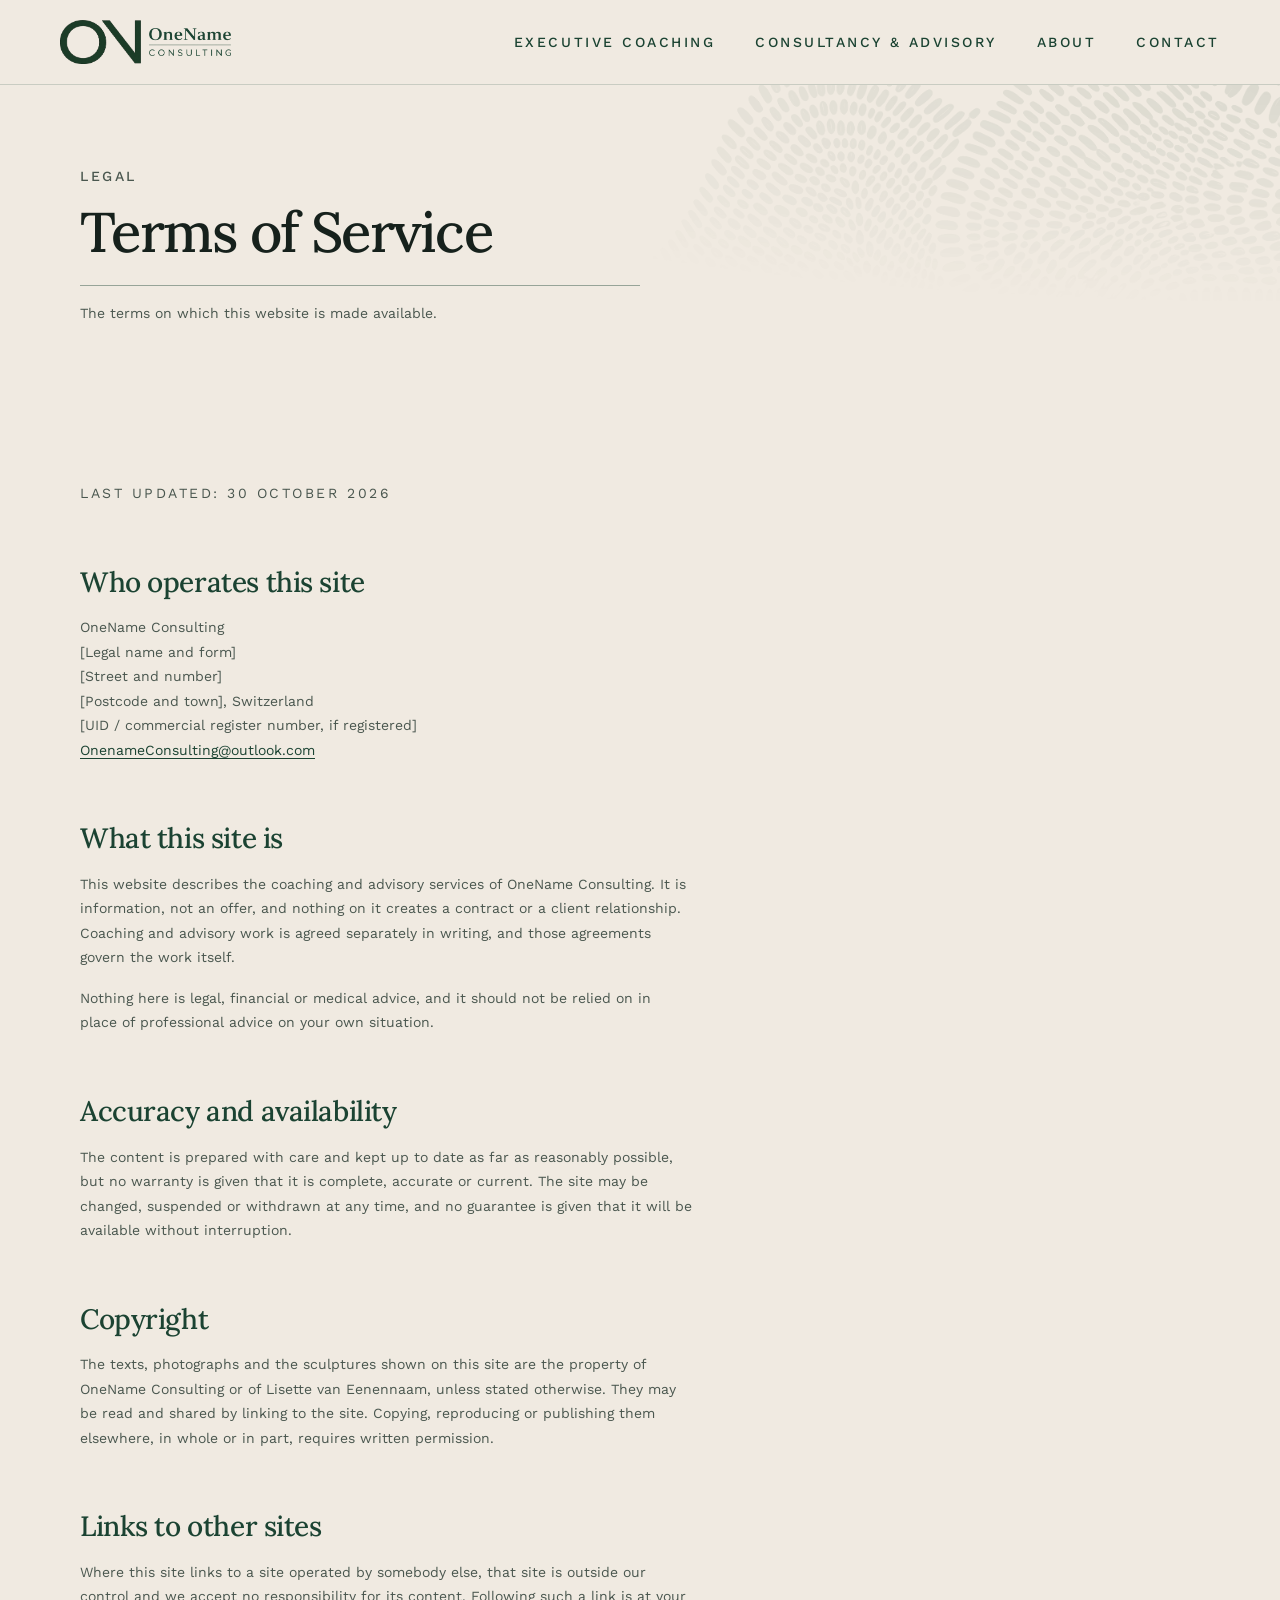
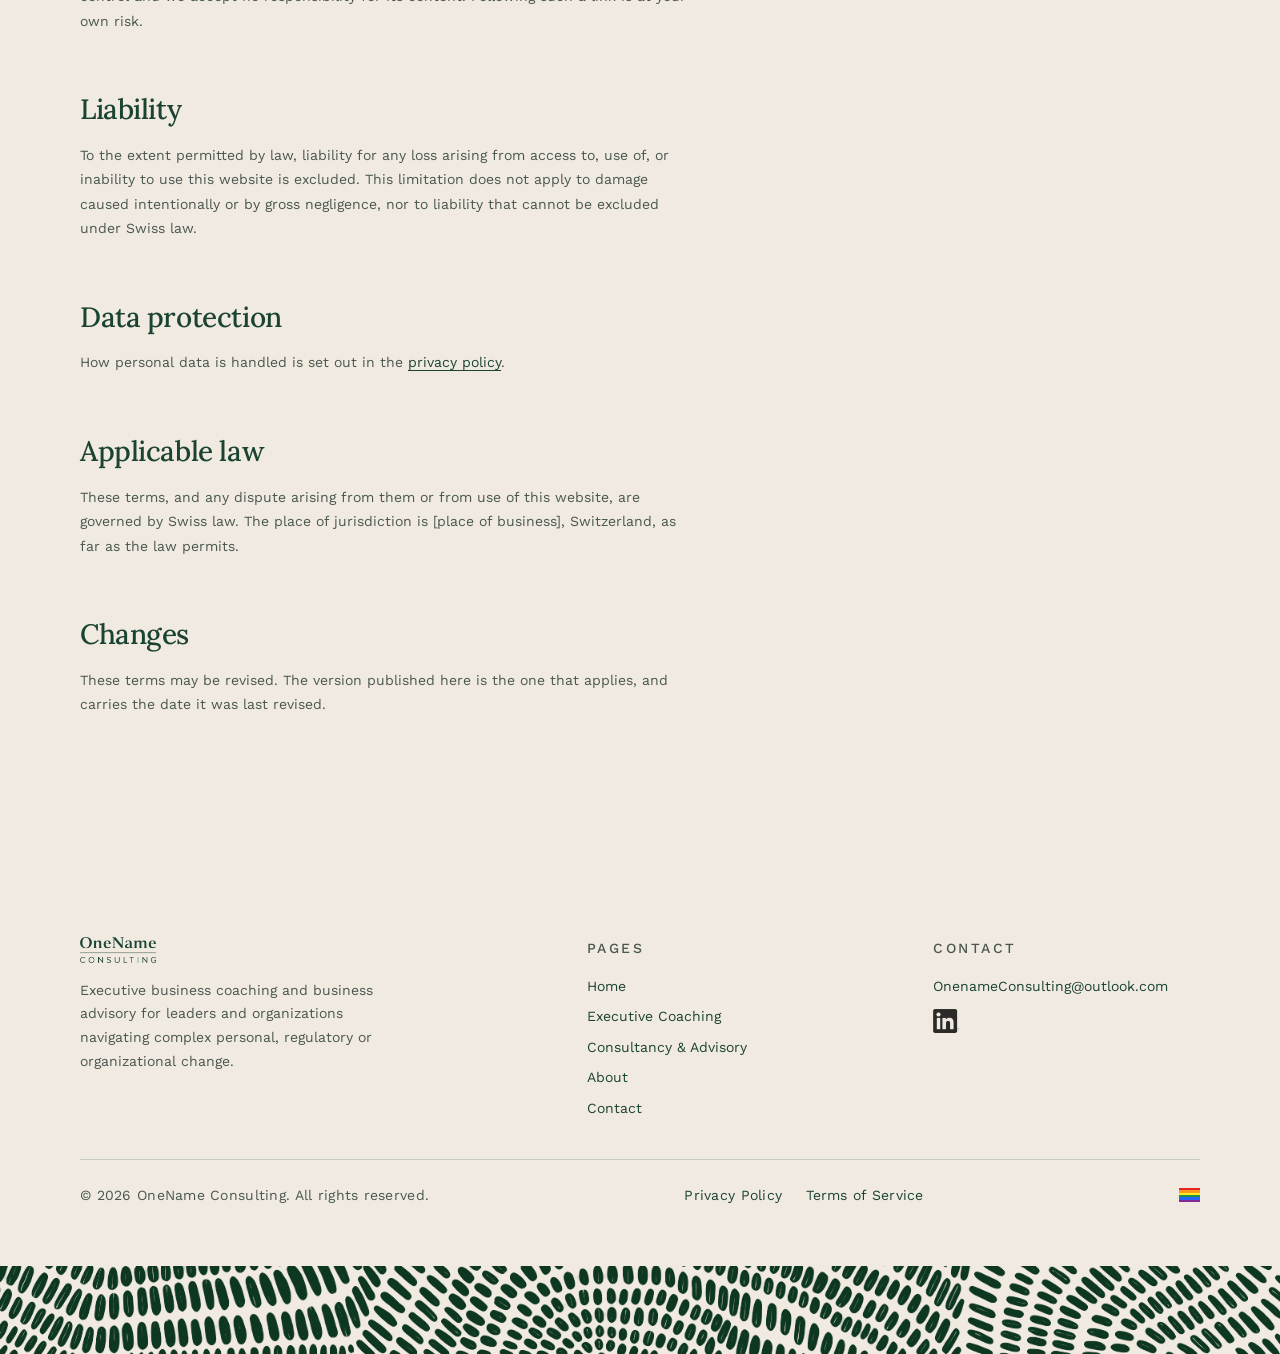
<file: terms/index.html>
<!DOCTYPE html>
<html lang="en">
<head>
  <meta charset="UTF-8">
  <meta name="viewport" content="width=device-width, initial-scale=1.0">
  <title>Terms of Service | OneName Consulting</title>
  <meta name="description" content="The terms on which the OneName Consulting website is made available, including copyright, liability and applicable law.">

  <link rel="canonical" href="https://onenameconsulting.com/terms/">

  <!-- Open Graph / social. Absolute og:url and og:image are added by
       tools/set-domain.py once the client's domain is known. -->
  <meta property="og:type" content="website">
  <meta property="og:site_name" content="OneName Consulting">
  <meta property="og:title" content="Terms of Service | OneName Consulting">
  <meta property="og:description" content="The terms on which the OneName Consulting website is made available, including copyright, liability and applicable law.">
  <meta property="og:url" content="https://onenameconsulting.com/terms/">
  <meta property="og:image" content="https://onenameconsulting.com/assets/images/og-image.jpg">
  <meta property="og:locale" content="en">
  <meta name="twitter:card" content="summary_large_image">
  <meta name="twitter:image" content="https://onenameconsulting.com/assets/images/og-image.jpg">
  <meta name="twitter:title" content="Terms of Service | OneName Consulting">
  <meta name="twitter:description" content="The terms on which the OneName Consulting website is made available, including copyright, liability and applicable law.">

  <link rel="preconnect" href="https://fonts.googleapis.com">
  <link rel="preconnect" href="https://fonts.gstatic.com" crossorigin>
  <link href="https://fonts.googleapis.com/css2?family=Lora:ital,wght@0,400..700;1,400..700&family=Work+Sans:wght@400;500&display=swap" rel="stylesheet">

  <link rel="icon" href="../favicon.ico" sizes="any">
  <link rel="apple-touch-icon" href="../assets/images/apple-touch-icon.png">

  <link rel="stylesheet" href="../css/styles.css">

  <!-- Set before first paint so the mobile menu never flashes open. -->
  <script>document.documentElement.classList.add("js");</script>
</head>
<body>
  <a class="skip-link" href="#main">Skip to content</a>

  <header class="header">
    <nav class="nav" aria-label="Primary">
      <a class="logo" href="../" aria-label="OneName Consulting, home">
        <img class="logo__mark" fetchpriority="high" decoding="async" src="../assets/images/onename-mark.png" alt="" width="81" height="44">
        <img class="logo__wordmark" src="../assets/images/onename-wordmark.png" alt="OneName Consulting" width="82" height="28">
      </a>

      <button class="nav__toggle" type="button" aria-expanded="false"
              aria-controls="nav-menu" aria-label="Open menu">
        <span class="nav__toggle-bar"></span>
        <span class="nav__toggle-bar"></span>
        <span class="nav__toggle-bar"></span>
      </button>

      <ul class="nav__links" id="nav-menu">
        <li class="nav__item--home"><a href="../" class="nav__link">Home</a></li>
        <li><a href="../business-coaching/" class="nav__link">Executive Coaching</a></li>
        <li><a href="../consultancy-advisory/" class="nav__link">Consultancy &amp; Advisory</a></li>
        <li><a href="../about/" class="nav__link">About</a></li>
        <li><a href="../contact/" class="nav__link">Contact</a></li>
      </ul>
    </nav>
  </header>

  <main id="main">

    <!-- Hero -->
    <section class="page-hero">
      <div class="pattern-accent pattern-accent--hero" aria-hidden="true"></div>
      <div class="container">
        <p class="eyebrow">Legal</p>
        <h1 class="page-hero__title">
          Terms of Service
        </h1>
        <p class="page-hero__subtitle">
          The terms on which this website is made available.
        </p>
      </div>
    </section>

    <!-- Terms -->
    <section class="section">
      <div class="container">
        <div class="legal">
          <p class="legal__meta">Last updated: 30 October 2026</p>

          <h2>Who operates this site</h2>
          <p class="legal__block">
            <!-- TO COMPLETE: same details as the privacy policy. -->
            OneName Consulting<br>
            [Legal name and form]<br>
            [Street and number]<br>
            [Postcode and town], Switzerland<br>
            [UID / commercial register number, if registered]<br>
            <a class="link" href="mailto:OnenameConsulting@outlook.com">OnenameConsulting@outlook.com</a>
          </p>

          <h2>What this site is</h2>
          <p>
            This website describes the coaching and advisory services of
            OneName Consulting. It is information, not an offer, and nothing on
            it creates a contract or a client relationship. Coaching and
            advisory work is agreed separately in writing, and those agreements
            govern the work itself.
          </p>
          <p>
            Nothing here is legal, financial or medical advice, and it should
            not be relied on in place of professional advice on your own
            situation.
          </p>

          <h2>Accuracy and availability</h2>
          <p>
            The content is prepared with care and kept up to date as far as
            reasonably possible, but no warranty is given that it is complete,
            accurate or current. The site may be changed, suspended or withdrawn
            at any time, and no guarantee is given that it will be available
            without interruption.
          </p>

          <h2>Copyright</h2>
          <p>
            The texts, photographs and the sculptures shown on this site are the
            property of OneName Consulting or of Lisette van Eenennaam, unless
            stated otherwise. They may be read and shared by linking to the
            site. Copying, reproducing or publishing them elsewhere, in whole or
            in part, requires written permission.
          </p>

          <h2>Links to other sites</h2>
          <p>
            Where this site links to a site operated by somebody else, that site
            is outside our control and we accept no responsibility for its
            content. Following such a link is at your own risk.
          </p>

          <h2>Liability</h2>
          <p>
            To the extent permitted by law, liability for any loss arising from
            access to, use of, or inability to use this website is excluded.
            This limitation does not apply to damage caused intentionally or by
            gross negligence, nor to liability that cannot be excluded under
            Swiss law.
          </p>

          <h2>Data protection</h2>
          <p>
            How personal data is handled is set out in the
            <a class="link" href="../privacy/">privacy policy</a>.
          </p>

          <h2>Applicable law</h2>
          <p>
            These terms, and any dispute arising from them or from use of this
            website, are governed by Swiss law. The place of jurisdiction is
            <!-- TO COMPLETE: the client's domicile or registered seat. -->
            [place of business], Switzerland, as far as the law permits.
          </p>

          <h2>Changes</h2>
          <p>
            These terms may be revised. The version published here is the one
            that applies, and carries the date it was last revised.
          </p>
        </div>
      </div>
    </section>

  <footer class="footer">
    <div class="container footer__inner">
      <div class="footer__brand">
        <img class="footer__wordmark" loading="lazy" decoding="async" src="../assets/images/onename-wordmark.png"
             alt="OneName Consulting" width="76" height="26">
        <p class="footer__tagline">
          Executive business coaching and business advisory for leaders and
          organizations navigating complex personal, regulatory or
          organizational change.
        </p>
      </div>

      <nav class="footer__nav" aria-label="Footer">
        <h2 class="eyebrow">Pages</h2>
        <ul class="footer__list">
          <li><a class="footer__link" href="../">Home</a></li>
          <li><a class="footer__link" href="../business-coaching/">Executive Coaching</a></li>
          <li><a class="footer__link" href="../consultancy-advisory/">Consultancy &amp; Advisory</a></li>
          <li><a class="footer__link" href="../about/">About</a></li>
          <li><a class="footer__link" href="../contact/">Contact</a></li>
        </ul>
      </nav>

      <div class="footer__contact">
        <h2 class="eyebrow">Contact</h2>
        <ul class="footer__list">
          <li><a class="footer__link" href="mailto:OnenameConsulting@outlook.com">OnenameConsulting@outlook.com</a></li>
          <li>
            <a class="footer__link footer__link--logo" href="https://www.linkedin.com/in/lisette-v-2ba2059/">
              <img class="social-bug" loading="lazy" decoding="async"
                   src="../assets/images/linkedin-bug.png" alt="LinkedIn" width="96" height="89">
            </a>
          </li>
        </ul>
      </div>

      <p class="footer__legal">
        <span>&copy; 2026 OneName Consulting. All rights reserved.</span>
        <span class="footer__legal-links">
          <a class="footer__link" href="../privacy/">Privacy Policy</a>
          <a class="footer__link" href="../terms/">Terms of Service</a>
        </span>
        <img class="footer__flag" loading="lazy" decoding="async" src="../assets/images/pride-flag.svg"
             alt="Pride flag" width="21" height="14">
      </p>
    </div>

    <div class="pattern-divider" aria-hidden="true"></div>
  </footer>

  <script src="../js/main.js"></script>
  <script src="../js/contact-form.js"></script>
</body>
</html>
</file>
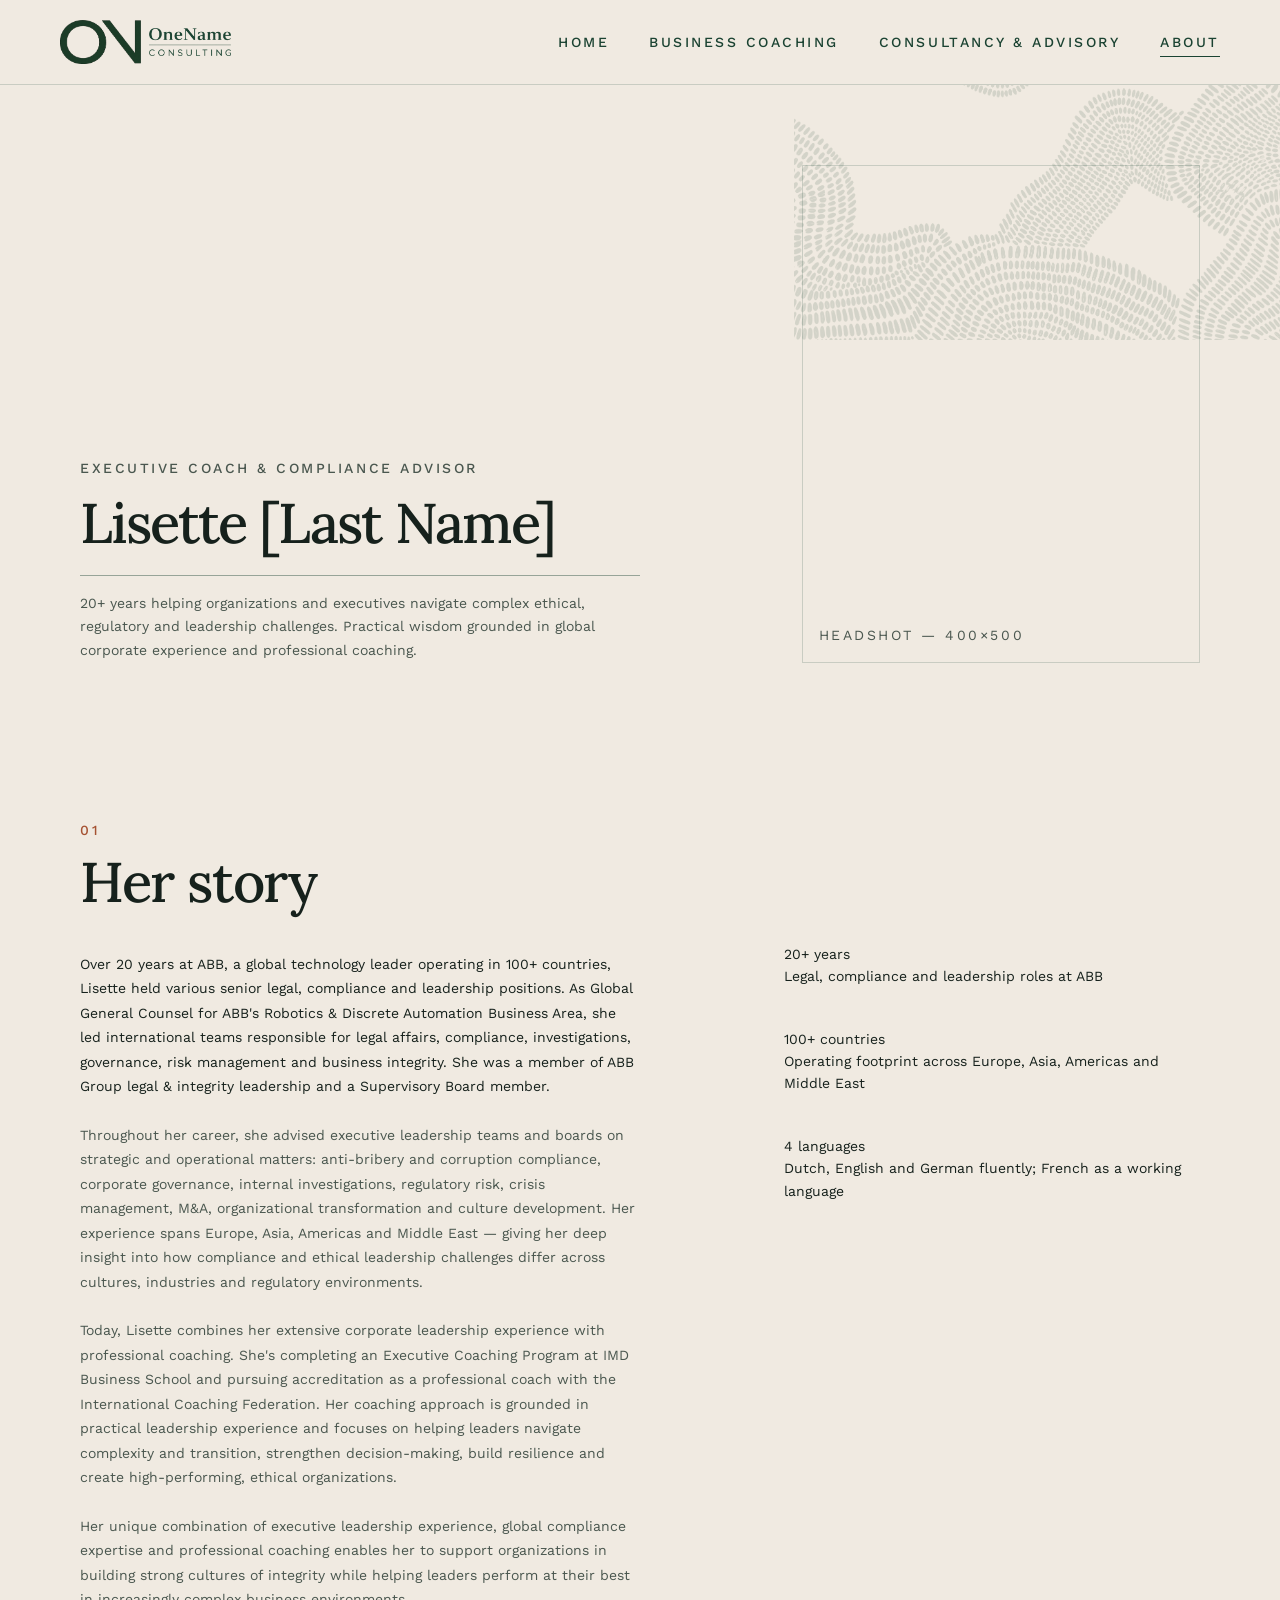
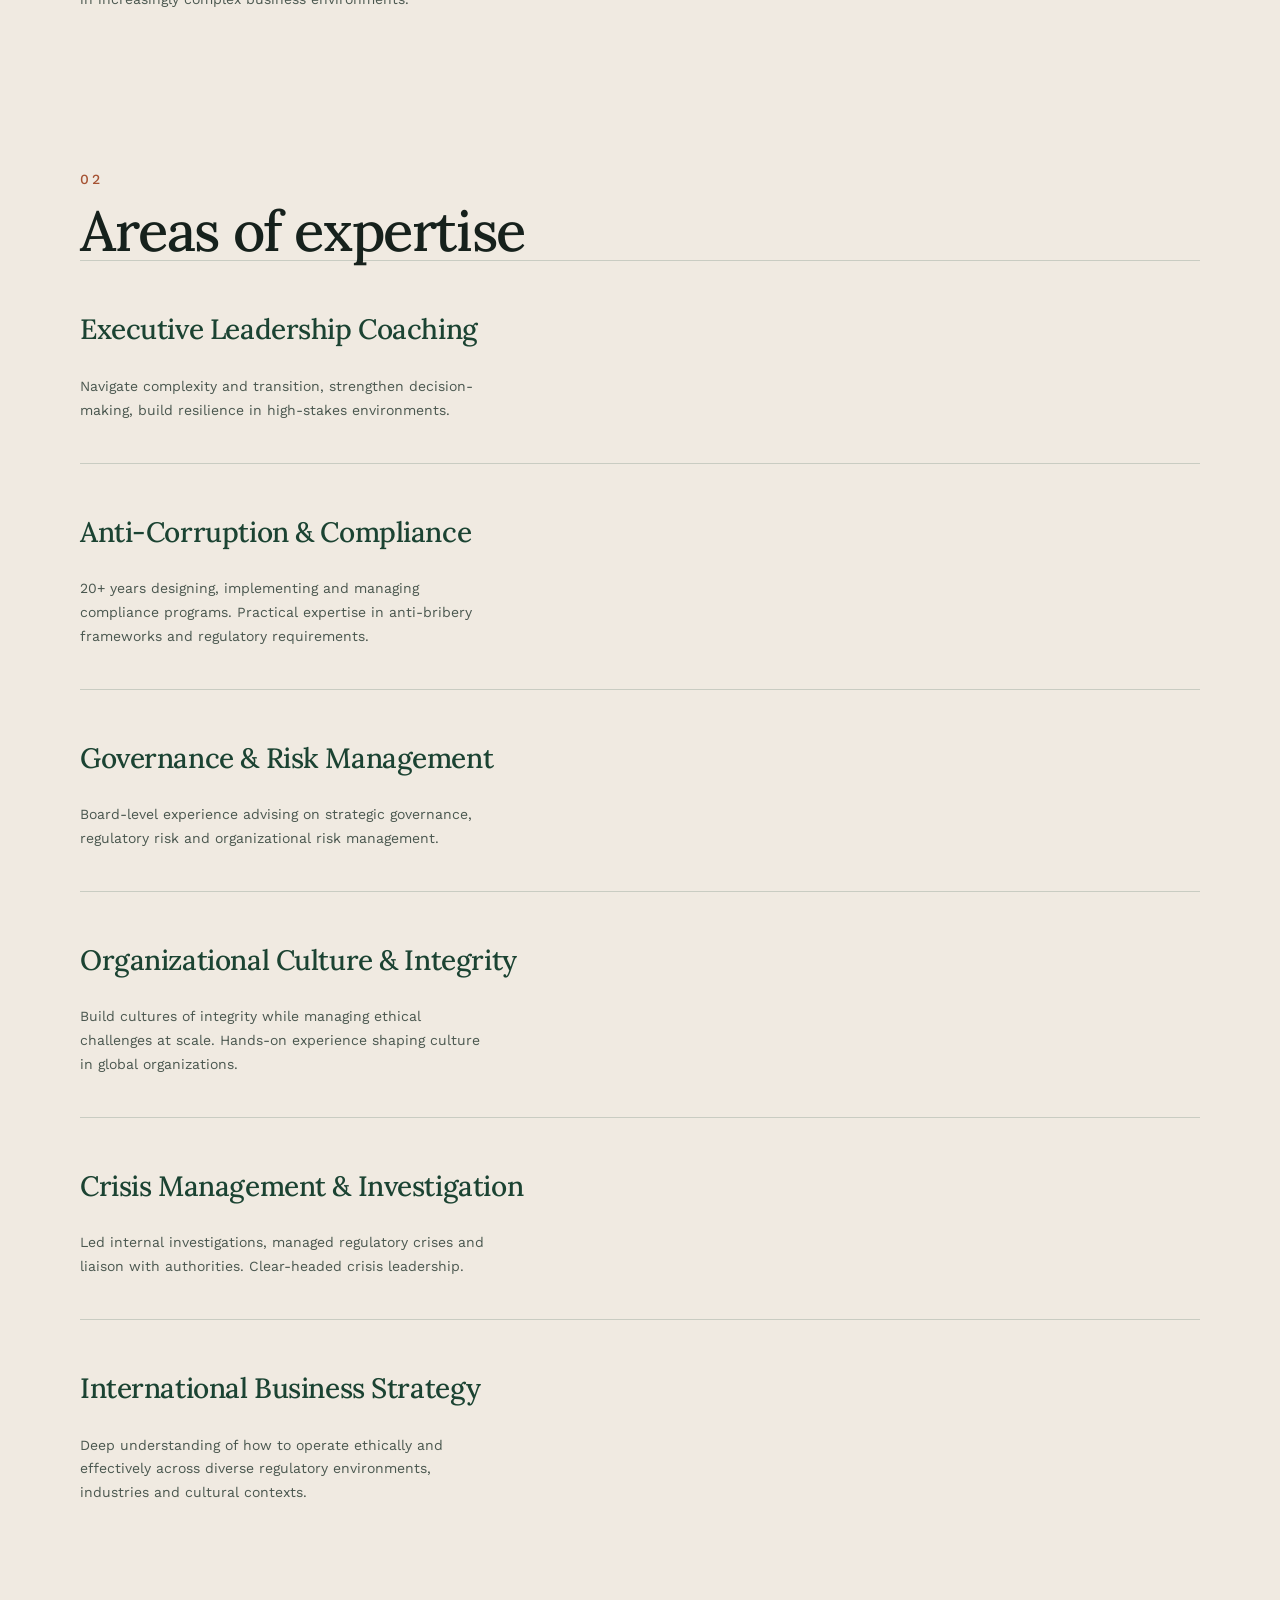
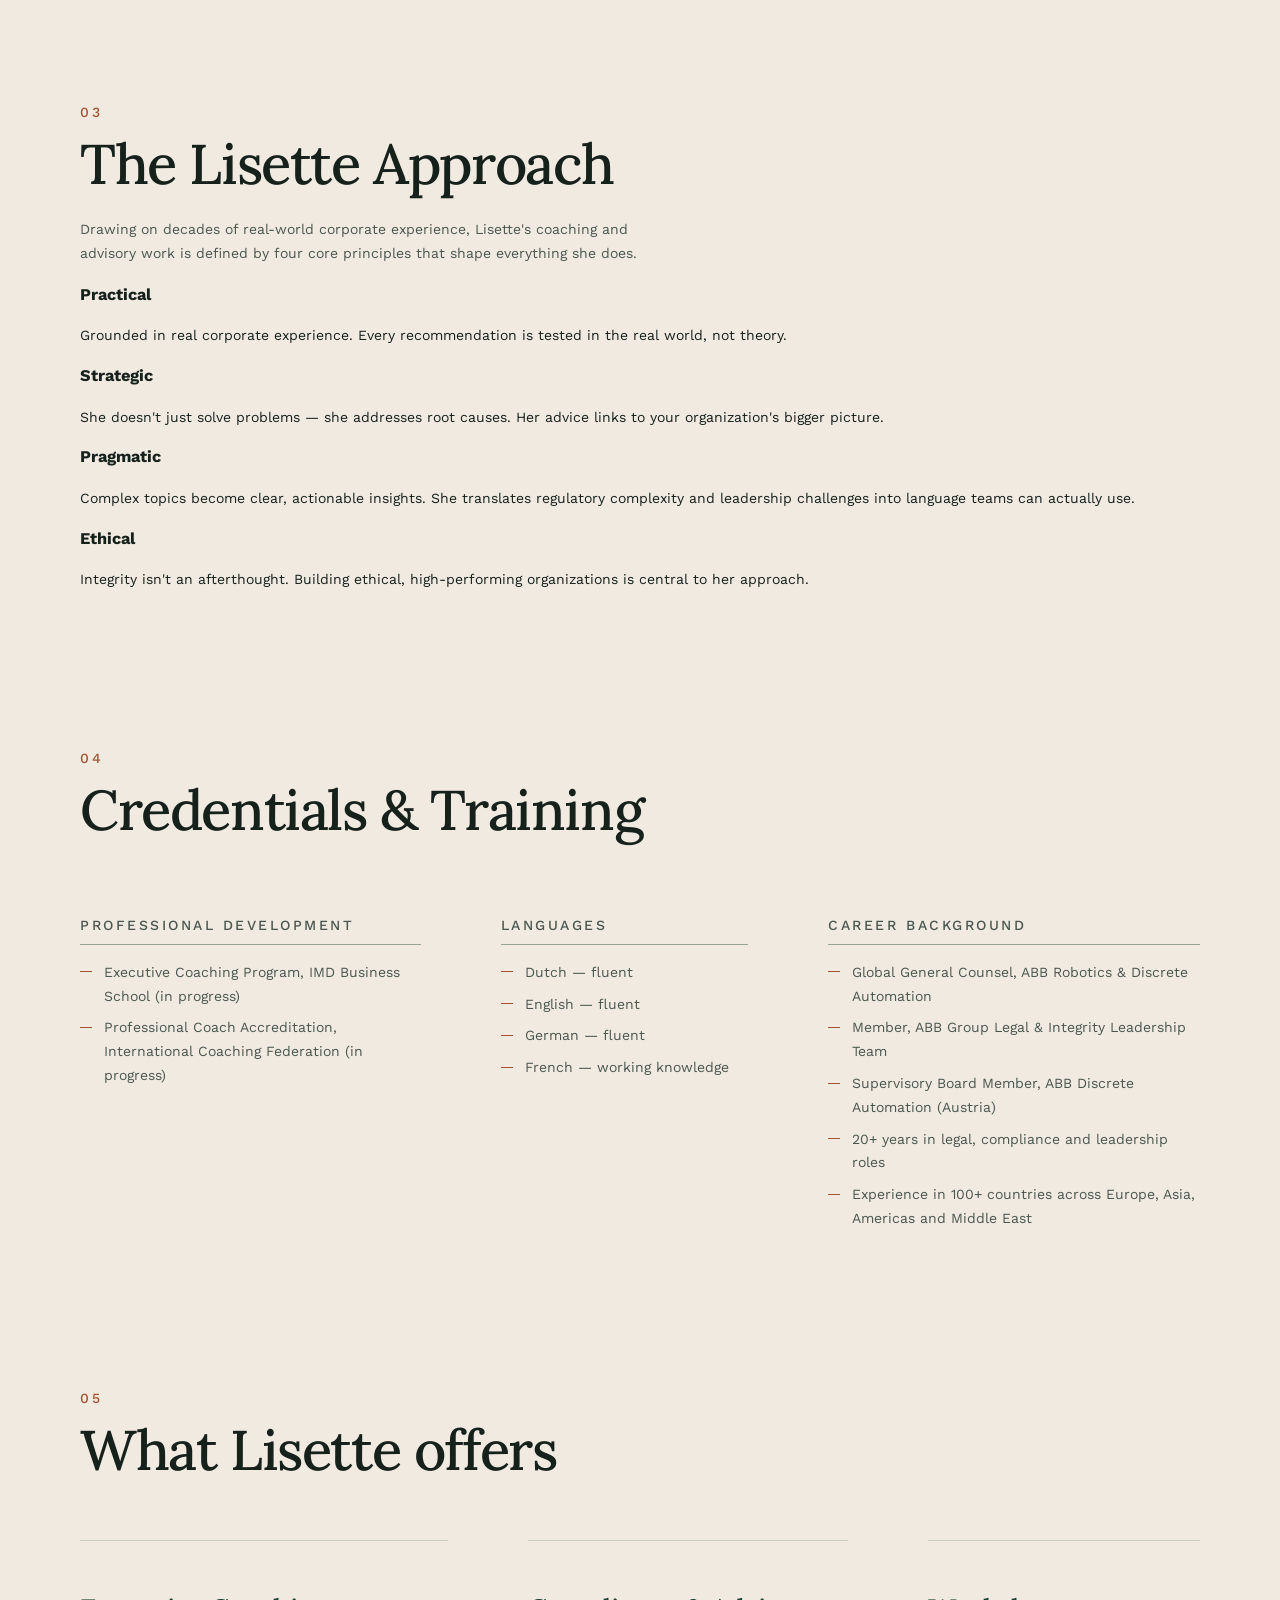
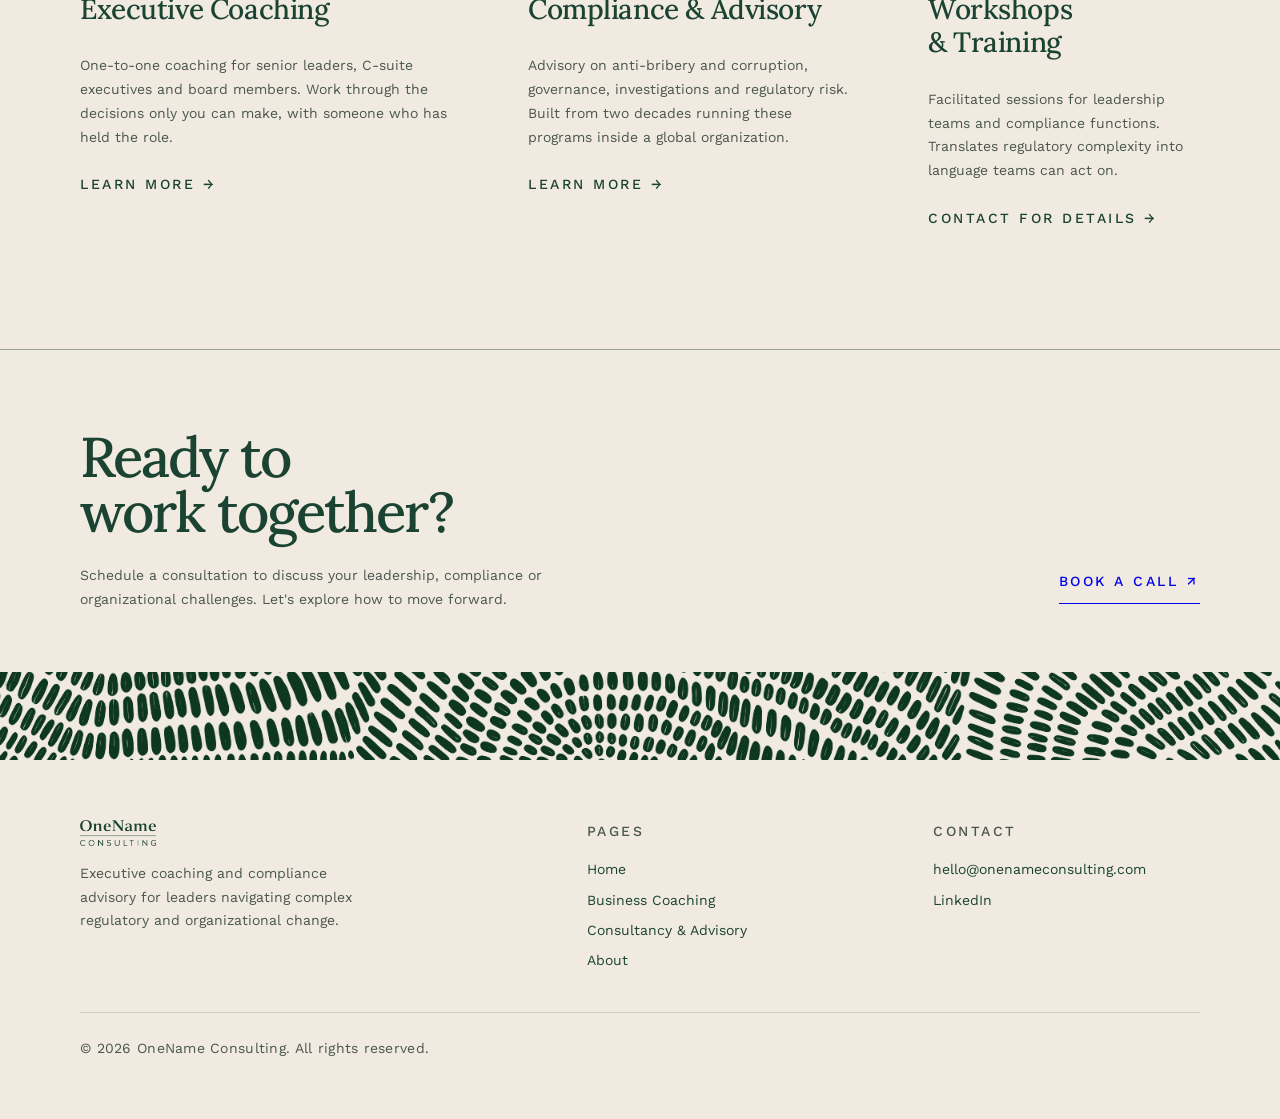
<file: pages/about.html>
<!DOCTYPE html>
<html lang="en">
<head>
  <meta charset="UTF-8">
  <meta name="viewport" content="width=device-width, initial-scale=1.0">
  <title>About Lisette — OneName Consulting</title>
  <meta name="description" content="Executive coach and compliance advisor with 20+ years of international experience in legal, compliance and leadership roles at ABB.">

  <link rel="preconnect" href="https://fonts.googleapis.com">
  <link rel="preconnect" href="https://fonts.gstatic.com" crossorigin>
  <link href="https://fonts.googleapis.com/css2?family=Lora:ital,wght@0,400..700;1,400..700&family=Work+Sans:wght@400;500&display=swap" rel="stylesheet">

  <link rel="stylesheet" href="../css/styles.css">

  <!-- Set before first paint so the mobile menu never flashes open. -->
  <script>document.documentElement.classList.add("js");</script>
</head>
<body>
  <header class="header">
    <nav class="nav" aria-label="Primary">
      <a class="logo" href="../index.html" aria-label="OneName Consulting — home">
        <img class="logo__mark" src="../assets/images/onename-mark.png" alt="" width="81" height="44">
        <img class="logo__wordmark" src="../assets/images/onename-wordmark.png" alt="OneName Consulting" width="82" height="28">
      </a>

      <button class="nav__toggle" type="button" aria-expanded="false"
              aria-controls="nav-menu" aria-label="Open menu">
        <span class="nav__toggle-bar"></span>
        <span class="nav__toggle-bar"></span>
        <span class="nav__toggle-bar"></span>
      </button>

      <ul class="nav__links" id="nav-menu">
        <li><a href="../index.html" class="nav__link">Home</a></li>
        <li><a href="business-coaching.html" class="nav__link">Business Coaching</a></li>
        <li><a href="consultancy-advisory.html" class="nav__link">Consultancy &amp; Advisory</a></li>
        <li><a href="about.html" class="nav__link active" aria-current="page">About</a></li>
      </ul>
    </nav>
  </header>

  <main>

    <!-- 1. Page header -->
    <section class="about-header">
      <div class="container">
        <div class="about-header__grid">
          <div>
            <p class="eyebrow">Executive Coach &amp; Compliance Advisor</p>

            <!-- Placeholder: client to supply surname -->
            <h1 class="about-header__title">Lisette [Last Name]</h1>

            <p class="about-header__subtitle">
              20+ years helping organizations and executives navigate complex
              ethical, regulatory and leadership challenges. Practical wisdom
              grounded in global corporate experience and professional coaching.
            </p>
          </div>

          <!-- Drop the headshot in here: <img src="../assets/images/lisette.jpg" alt="Lisette [Last Name]"> -->
          <div class="about-header__portrait">Headshot — 400×500</div>
        </div>
      </div>
    </section>

    <!-- 2. Her story -->
    <section class="section story">
      <div class="container">
        <div class="story__grid">
          <div class="story__text">
            <h2 class="section__title">Her story</h2>

            <p>
              Over 20 years at ABB, a global technology leader operating in 100+
              countries, Lisette held various senior legal, compliance and
              leadership positions. As Global General Counsel for ABB's Robotics
              &amp; Discrete Automation Business Area, she led international teams
              responsible for legal affairs, compliance, investigations,
              governance, risk management and business integrity. She was a member
              of ABB Group legal &amp; integrity leadership and a Supervisory Board
              member.
            </p>

            <p>
              Throughout her career, she advised executive leadership teams and
              boards on strategic and operational matters: anti-bribery and
              corruption compliance, corporate governance, internal investigations,
              regulatory risk, crisis management, M&amp;A, organizational
              transformation and culture development. Her experience spans Europe,
              Asia, Americas and Middle East — giving her deep insight into how
              compliance and ethical leadership challenges differ across cultures,
              industries and regulatory environments.
            </p>

            <p>
              Today, Lisette combines her extensive corporate leadership experience
              with professional coaching. She's completing an Executive Coaching
              Program at IMD Business School and pursuing accreditation as a
              professional coach with the International Coaching Federation. Her
              coaching approach is grounded in practical leadership experience and
              focuses on helping leaders navigate complexity and transition,
              strengthen decision-making, build resilience and create
              high-performing, ethical organizations.
            </p>

            <p>
              Her unique combination of executive leadership experience, global
              compliance expertise and professional coaching enables her to support
              organizations in building strong cultures of integrity while helping
              leaders perform at their best in increasingly complex business
              environments.
            </p>
          </div>

          <aside class="story__aside">
            <div class="story__fact">
              <p class="story__fact-figure">20+ years</p>
              <p class="story__fact-label">Legal, compliance and leadership roles at ABB</p>
            </div>
            <div class="story__fact">
              <p class="story__fact-figure">100+ countries</p>
              <p class="story__fact-label">Operating footprint across Europe, Asia, Americas and Middle East</p>
            </div>
            <div class="story__fact">
              <p class="story__fact-figure">4 languages</p>
              <p class="story__fact-label">Dutch, English and German fluently; French as a working language</p>
            </div>
          </aside>
        </div>
      </div>
    </section>

    <!-- 3. Expertise areas -->
    <section class="section expertise">
      <div class="container">
        <h2 class="section__title">Areas of expertise</h2>

        <div class="expertise-grid">
          <article class="card expertise-card">
            <h3 class="card__title">Executive Leadership Coaching</h3>
            <p class="card__text">
              Navigate complexity and transition, strengthen decision-making,
              build resilience in high-stakes environments.
            </p>
          </article>

          <article class="card expertise-card">
            <h3 class="card__title">Anti-Corruption &amp; Compliance</h3>
            <p class="card__text">
              20+ years designing, implementing and managing compliance programs.
              Practical expertise in anti-bribery frameworks and regulatory
              requirements.
            </p>
          </article>

          <article class="card expertise-card">
            <h3 class="card__title">Governance &amp; Risk Management</h3>
            <p class="card__text">
              Board-level experience advising on strategic governance, regulatory
              risk and organizational risk management.
            </p>
          </article>

          <article class="card expertise-card">
            <h3 class="card__title">Organizational Culture &amp; Integrity</h3>
            <p class="card__text">
              Build cultures of integrity while managing ethical challenges at
              scale. Hands-on experience shaping culture in global organizations.
            </p>
          </article>

          <article class="card expertise-card">
            <h3 class="card__title">Crisis Management &amp; Investigation</h3>
            <p class="card__text">
              Led internal investigations, managed regulatory crises and liaison
              with authorities. Clear-headed crisis leadership.
            </p>
          </article>

          <article class="card expertise-card">
            <h3 class="card__title">International Business Strategy</h3>
            <p class="card__text">
              Deep understanding of how to operate ethically and effectively across
              diverse regulatory environments, industries and cultural contexts.
            </p>
          </article>
        </div>
      </div>
    </section>

    <!-- 4. The approach -->
    <section class="section approach-section">
      <div class="pattern-accent pattern-accent--section" aria-hidden="true"></div>

      <div class="container">
        <h2 class="section__title">The Lisette Approach</h2>
        <p class="section__intro">
          Drawing on decades of real-world corporate experience, Lisette's coaching
          and advisory work is defined by four core principles that shape
          everything she does.
        </p>

        <div class="approach-grid">
          <article class="approach-pillar">
            <h3 class="approach-pillar__title">Practical</h3>
            <p class="approach-pillar__text">
              Grounded in real corporate experience. Every recommendation is tested
              in the real world, not theory.
            </p>
          </article>

          <article class="approach-pillar">
            <h3 class="approach-pillar__title">Strategic</h3>
            <p class="approach-pillar__text">
              She doesn't just solve problems — she addresses root causes. Her
              advice links to your organization's bigger picture.
            </p>
          </article>

          <article class="approach-pillar">
            <h3 class="approach-pillar__title">Pragmatic</h3>
            <p class="approach-pillar__text">
              Complex topics become clear, actionable insights. She translates
              regulatory complexity and leadership challenges into language teams
              can actually use.
            </p>
          </article>

          <article class="approach-pillar">
            <h3 class="approach-pillar__title">Ethical</h3>
            <p class="approach-pillar__text">
              Integrity isn't an afterthought. Building ethical, high-performing
              organizations is central to her approach.
            </p>
          </article>
        </div>
      </div>
    </section>

    <!-- 5. Credentials -->
    <section class="section credentials-section">
      <div class="container">
        <h2 class="section__title">Credentials &amp; Training</h2>

        <div class="credentials-grid">
          <div class="credentials-group">
            <h3 class="eyebrow credentials-group__title">Professional Development</h3>
            <ul class="credentials-group__list">
              <li>Executive Coaching Program, IMD Business School (in progress)</li>
              <li>Professional Coach Accreditation, International Coaching Federation (in progress)</li>
            </ul>
          </div>

          <div class="credentials-group">
            <h3 class="eyebrow credentials-group__title">Languages</h3>
            <ul class="credentials-group__list">
              <li>Dutch — fluent</li>
              <li>English — fluent</li>
              <li>German — fluent</li>
              <li>French — working knowledge</li>
            </ul>
          </div>

          <div class="credentials-group">
            <h3 class="eyebrow credentials-group__title">Career Background</h3>
            <ul class="credentials-group__list">
              <li>Global General Counsel, ABB Robotics &amp; Discrete Automation</li>
              <li>Member, ABB Group Legal &amp; Integrity Leadership Team</li>
              <li>Supervisory Board Member, ABB Discrete Automation (Austria)</li>
              <li>20+ years in legal, compliance and leadership roles</li>
              <li>Experience in 100+ countries across Europe, Asia, Americas and Middle East</li>
            </ul>
          </div>
        </div>
      </div>
    </section>

    <!-- 6. Services overview -->
    <section class="section services">
      <div class="container">
        <h2 class="section__title">What Lisette offers</h2>

        <div class="services-grid">
          <article class="card services-card">
            <h3 class="card__title">Executive Coaching</h3>
            <p class="card__text">
              One-to-one coaching for senior leaders, C-suite executives and board
              members. Work through the decisions only you can make, with someone
              who has held the role.
            </p>
            <a class="services-card__link" href="business-coaching.html"
               aria-label="Learn more about executive coaching">Learn more &rarr;</a>
          </article>

          <article class="card services-card">
            <h3 class="card__title">Compliance &amp; Advisory</h3>
            <p class="card__text">
              Advisory on anti-bribery and corruption, governance, investigations
              and regulatory risk. Built from two decades running these programs
              inside a global organization.
            </p>
            <a class="services-card__link" href="consultancy-advisory.html"
               aria-label="Learn more about compliance and advisory">Learn more &rarr;</a>
          </article>

          <article class="card services-card">
            <h3 class="card__title">Workshops &amp; Training</h3>
            <p class="card__text">
              Facilitated sessions for leadership teams and compliance functions.
              Translates regulatory complexity into language teams can act on.
            </p>
            <a class="services-card__link" href="consultancy-advisory.html"
               aria-label="Contact us about workshops and training">Contact for details &rarr;</a>
          </article>
        </div>
      </div>
    </section>

    <!-- 7. CTA banner -->
    <section class="cta-banner">
      <div class="container cta-banner__inner">
        <div>
          <h2 class="cta-banner__title">Ready to work together?</h2>
          <p class="cta-banner__text">
            Schedule a consultation to discuss your leadership, compliance or
            organizational challenges. Let's explore how to move forward.
          </p>
        </div>

        <div class="cta-banner__actions">
          <a class="btn btn--primary" href="mailto:hello@onenameconsulting.com">Book a call</a>
        </div>
      </div>
    </section>

  </main>

  <footer class="footer">
    <div class="pattern-divider" aria-hidden="true"></div>

    <div class="container footer__inner">
      <div class="footer__brand">
        <img class="footer__wordmark" src="../assets/images/onename-wordmark.png"
             alt="OneName Consulting" width="76" height="26">
        <p class="footer__tagline">
          Executive coaching and compliance advisory for leaders navigating
          complex regulatory and organizational change.
        </p>
      </div>

      <nav class="footer__nav" aria-label="Footer">
        <h2 class="eyebrow">Pages</h2>
        <ul class="footer__list">
          <li><a class="footer__link" href="../index.html">Home</a></li>
          <li><a class="footer__link" href="business-coaching.html">Business Coaching</a></li>
          <li><a class="footer__link" href="consultancy-advisory.html">Consultancy &amp; Advisory</a></li>
          <li><a class="footer__link" href="about.html" aria-current="page">About</a></li>
        </ul>
      </nav>

      <div class="footer__contact">
        <h2 class="eyebrow">Contact</h2>
        <ul class="footer__list">
          <li><a class="footer__link" href="mailto:hello@onenameconsulting.com">hello@onenameconsulting.com</a></li>
          <li><a class="footer__link" href="https://www.linkedin.com/">LinkedIn</a></li>
        </ul>
      </div>

      <p class="footer__legal">&copy; 2026 OneName Consulting. All rights reserved.</p>
    </div>
  </footer>

  <script src="../js/main.js"></script>
</body>
</html>
</file>
<file: css/styles.css>
/* ==========================================================================
   OneName Consulting — global stylesheet

   Art direction: editorial magazine, not corporate web. The page is carried
   by type, rule-work and whitespace; there are no filled cards, no drop
   shadows and no radii to speak of. Colour stays the forest/bisque pairing
   with terracotta used only as punctuation.

   Mobile first. Base rules are the phone layout; every media query is
   min-width and only ever adds. Breakpoints:
     base            up to 480px   phone
     min-width 481   481 – 768px   tablet
     min-width 769   769px and up  desktop
   ========================================================================== */

/* --------------------------------------------------------------------------
   1. Design tokens
   The neutral ramp is tinted toward the forest green rather than a flat grey,
   so background, text and primary all read as one family. Sizing tokens hold
   their phone values here and are raised at each breakpoint.
   -------------------------------------------------------------------------- */

:root {
  /* Colour */
  --color-primary: #1B4332;         /* Forest Green */
  --color-primary-hover: #143528;
  --color-on-primary: #F0EAE1;
  --color-background: #F0EAE1;      /* Bisque White */
  --color-surface: #FFFFFF;
  --color-text: #16211C;
  --color-text-muted: #4A574F;
  --color-text-secondary: var(--color-text-muted);   /* alias */
  --color-border: rgba(27, 67, 50, 0.28);

  /* The one accent. Punctuation only — a turned word, a hovered rule, an
     index number. Never body copy, never a background, never meaning-bearing
     on its own. */
  --color-accent: #A55232;          /* muted terracotta — 4.56:1 on bisque */

  /* Reversed-out variants for the forest proof band. The band is the only
     dark surface on the site, and the base accent measures 2.03:1 on forest —
     far below the 4.5:1 floor — so it cannot be used there. These three exist
     for that band alone and are not a second brand palette. */
  --color-on-primary-muted: #B8B5AE;   /* 5.41:1 on forest */
  --color-accent-on-primary: #D8977E;  /* base accent lightened 25%, 4.56:1 */
  --rule-on-primary: rgba(240, 234, 225, 0.24);

  /* Rule-work does most of the structural work now that cards are gone. */
  --rule-hairline: rgba(27, 67, 50, 0.18);
  --rule-strong: rgba(27, 67, 50, 0.42);

  /* Typography */
  --font-display: "Lora", Georgia, "Times New Roman", serif;
  --font-body: "Work Sans", -apple-system, BlinkMacSystemFont, "Segoe UI",
    Helvetica, Arial, sans-serif;

  /* Three sizes, and only three. Hierarchy is carried by family, weight,
     case, tracking and rule-work instead of by a long size ramp, so a
     heading and a card title can share a size and still read as different
     things. Phone values are the base; the two larger sizes grow with the
     viewport and stop at their cap. Anything not listed here — the
     navigation and the footer — keeps its own sizes on purpose.

     --text-s is the floor for the whole page: nothing is set smaller. The
     navigation, footer links and legal line used to sit at 12px and now sit
     here with the rest. */
  --text-s: 0.875rem;                          /* 14px — body, labels, meta */
  --text-m: clamp(1.25rem, 1.4vw + 0.94rem, 1.75rem);  /* 20 → 28px — sub-heads, leads */
  --text-l: clamp(2rem, 3.6vw + 1.1rem, 3.5rem);       /* 32 → 56px — headlines */

  /* Editorial metadata: small, wide, uppercase. One treatment, used
     everywhere that isn't display or body. */
  --tracking-meta: 0.18em;

  /* Spacing */
  --space-xs: 0.25rem;   /*   4px */
  --space-sm: 0.5rem;    /*   8px */
  --space-md: 1rem;      /*  16px */
  --space-lg: 1.5rem;    /*  24px */
  --space-xl: 2.5rem;    /*  40px */
  --space-2xl: 3.75rem;  /*  60px */
  --space-3xl: 5rem;     /*  80px */
  --space-4xl: 7.5rem;   /* 120px — desktop section rhythm */

  /* Layout */
  --container-max: 1240px;
  --container-gutter: var(--space-md);
  --measure: 560px;

  --radius-sm: 0;
  --radius-md: 0;

  /* Kept as tokens because components still reference them, but elevation is
     no longer part of the visual language — both resolve to nothing. */
  --shadow-sm: none;
  --shadow-md: none;

  --transition-fast: 180ms cubic-bezier(0.22, 1, 0.36, 1);

  /* Navbar — phone values */
  --nav-padding-y: var(--space-md);
  --nav-padding-x: var(--space-md);
  --nav-gap: var(--space-md);
  --logo-size: 36px;       /* ON mark HEIGHT; width follows its 1.84:1 ratio */
  --wordmark-size: 23px;   /* wordmark HEIGHT; width follows its 2.94:1 ratio */

  /* Section rhythm — phone values.
     --section-padding-lg is the interior-page rhythm; the landing page
     sets its own padding per section instead of drawing from a token. */
  --section-padding-lg: var(--space-xl);

  /* Pattern accents. Opacity and height are the two things worth tweaking,
     so they live here rather than in the rules below. */
  /* The hero field is meant to be noticed on second glance, not first.
     Phones get the faintest setting so nothing competes with the headline.
     Measured at 0.09: muted copy holds 5.46:1 and the terracotta em 3.92:1
     over the densest dots, so type sits on it cleanly. */
  --pattern-opacity: 0.04;          /* hero field — phone */
  --pattern-opacity-section: 0.12;  /* section accent */
  --pattern-opacity-cta: 0.07;      /* closing CTA field — phone */
  --pattern-divider-h: 56px;        /* full-opacity closing band */
}

/* --------------------------------------------------------------------------
   2. Reset
   -------------------------------------------------------------------------- */

*,
*::before,
*::after {
  box-sizing: border-box;
}

body,
h1,
h2,
p {
  margin: 0;
}

ul {
  margin: 0;
  padding: 0;
  list-style: none;
}

img {
  display: block;
  max-width: 100%;
}

button {
  font: inherit;
  color: inherit;
  background: none;
  border: 0;
  padding: 0;
}

/* --------------------------------------------------------------------------
   3. Base
   -------------------------------------------------------------------------- */

body {
  background-color: var(--color-background);
  color: var(--color-text);
  font-family: var(--font-body);
  font-size: var(--text-s);
  line-height: 1.6;
  -webkit-font-smoothing: antialiased;

  /* Composition leans on offsets and oversized type; this is the backstop
     that guarantees none of it can push the page sideways. */
  overflow-x: hidden;
}

/* Sections are numbered by CSS so the markup stays clean. */
main {
  counter-reset: section;
}

:focus-visible {
  outline: 2px solid var(--color-primary);
  outline-offset: 3px;
}

/* Off-screen until focused, so keyboard users can jump the navigation
   instead of tabbing the logo and four links on every page. */
.skip-link {
  position: absolute;
  left: var(--space-md);
  top: var(--space-md);
  z-index: 200;
  padding: var(--space-sm) var(--space-md);
  background-color: var(--color-primary);
  color: var(--color-on-primary);
  font-size: var(--text-s);
  font-weight: 500;
  letter-spacing: var(--tracking-meta);
  text-transform: uppercase;
  text-decoration: none;
  transform: translateY(-200%);
}

.skip-link:focus {
  transform: translateY(0);
}

/* --------------------------------------------------------------------------
   4. Layout
   -------------------------------------------------------------------------- */

.container {
  max-width: var(--container-max);
  margin-inline: auto;
  padding-inline: var(--container-gutter);
}

/* --------------------------------------------------------------------------
   5. Header / navigation

   Phone: lockup and hamburger share row one; the menu wraps to row two and
   is collapsed. Tablet up: one row, menu always open, hamburger gone.
   -------------------------------------------------------------------------- */

.header {
  position: sticky;
  top: 0;
  z-index: 100;
  background-color: var(--color-background);
  border-bottom: 1px solid var(--rule-hairline);
}

.nav {
  display: flex;
  flex-wrap: wrap;
  align-items: center;
  justify-content: space-between;
  gap: var(--space-md);
  padding: var(--nav-padding-y) var(--nav-padding-x);
}

/* Lockup: mark then wordmark, sharing one link to home. */
.logo {
  display: flex;
  align-items: center;
  gap: var(--space-sm);
  flex-shrink: 0;
}

/* Both pieces are wider than tall, so height drives the size and width
   follows. Setting both dimensions would squash them. */
.logo__mark {
  height: var(--logo-size);
  width: auto;
}

.logo__wordmark {
  height: var(--wordmark-size);
  width: auto;
}

/* Hamburger --------------------------------------------------------------- */

/* Hidden by default so that without JavaScript the menu below simply stays
   visible and usable. The .js class, set by main.js, turns the collapse on. */
.nav__toggle {
  display: none;
  width: 44px;              /* 44px minimum touch target */
  height: 44px;
  margin-right: calc(var(--space-xs) * -1);
  cursor: pointer;
}

.js .nav__toggle {
  display: flex;
  flex-direction: column;
  align-items: center;
  justify-content: center;
  gap: 5px;
}

.nav__toggle-bar {
  display: block;
  width: 22px;
  height: 1px;
  background-color: var(--color-primary);
  transition: transform var(--transition-fast),
    opacity var(--transition-fast);
}

/* Open: top and bottom bars cross, middle bar drops out */
.nav__toggle[aria-expanded="true"] .nav__toggle-bar:nth-child(1) {
  transform: translateY(6px) rotate(45deg);
}

.nav__toggle[aria-expanded="true"] .nav__toggle-bar:nth-child(2) {
  opacity: 0;
}

.nav__toggle[aria-expanded="true"] .nav__toggle-bar:nth-child(3) {
  transform: translateY(-6px) rotate(-45deg);
}

/* Menu -------------------------------------------------------------------- */

.nav__links {
  display: flex;
  flex-direction: column;
  gap: var(--nav-gap);
  flex-basis: 100%;
  padding-bottom: var(--space-sm);
}

/* Collapsed on phones until the hamburger opens it */
.js .nav__links {
  display: none;
}

.js .nav__links--open {
  display: flex;
}

.nav__link {
  position: relative;
  display: inline-block;
  padding-block: var(--space-xs);
  color: var(--color-primary);
  font-family: var(--font-body);
  font-size: var(--text-s);
  font-weight: 500;
  letter-spacing: var(--tracking-meta);
  text-transform: uppercase;
  text-decoration: none;
  transition: color var(--transition-fast);
}

/* Rule grows from the left rather than fading in — reads as drawn, not lit. */
.nav__link::after {
  content: "";
  position: absolute;
  left: 0;
  bottom: 0;
  width: 100%;
  height: 1px;
  background-color: currentColor;
  transform: scaleX(0);
  transform-origin: left;
  transition: transform var(--transition-fast);
}

.nav__link:hover::after {
  transform: scaleX(1);
}

/* Current page: the rule is simply already drawn. Underline, not colour
   alone, carries the meaning. */
.nav__link.active::after {
  transform: scaleX(1);
}

/* --------------------------------------------------------------------------
   6. Hero

   A magazine cover: the headline runs the full measure at display size, the
   supporting copy sits low and right of centre, and the actions sit left
   under it. The imbalance is the composition.
   -------------------------------------------------------------------------- */

/* --------------------------------------------------------------------------
   Pattern accents

   Three placements, no more: a faded field in the hero, a faded field beside
   the approach heading, and a full-opacity band closing the About page.

   The governing rule is that type never sits on the pattern. That isn't left
   to opacity — it is built into the geometry. On phone and tablet the hero
   accent is a band and the hero's top padding is derived from its height, so
   the headline starts below it. On desktop the accent takes the right of the
   frame and the columns below stop short of it. Either way the two cannot
   meet, at any viewport width.

   The artwork is the client's own file with its paper keyed out, so the site's
   bisque shows through rather than the artwork's slightly cooler #F3F1EF. Ink
   is the artwork's measured #0D3720, untouched.

   Paths are relative to this stylesheet, so they resolve identically from the
   root page and from pages/.
   -------------------------------------------------------------------------- */

.pattern-accent {
  position: absolute;
  z-index: 0;
  background-image: url("../assets/images/pattern.webp");
  background-size: cover;
  background-position: center;
  background-repeat: no-repeat;
  opacity: var(--pattern-opacity);
  pointer-events: none;
}

/* A field behind the whole hero, not just the type side. The radial mask
   concentrates it in the top-right corner, which the split layout's
   photograph now covers, and lets it fall away to nothing moving left —
   so it stays faintly present behind the headline without competing with
   it. */
.pattern-accent--hero {
  inset: 0;
  -webkit-mask-image: radial-gradient(115% 95% at 100% 0%,
    #000 0%, rgba(0, 0, 0, 0.5) 40%, transparent 74%);
  mask-image: radial-gradient(115% 95% at 100% 0%,
    #000 0%, rgba(0, 0, 0, 0.5) 40%, transparent 74%);
}

/* Beside the approach heading, which is capped at --measure and sits left.
   Hidden on phones, where there is no clear space to put it. */
.pattern-accent--section {
  display: none;
  opacity: var(--pattern-opacity-section);
}

/* Full opacity — this one is the accent, not a wash. Anchored to the foot of
   the artwork because that is the only region whose dots run unbroken from
   edge to edge; sliced anywhere higher, the band crosses one of the field's
   white voids and reads as two torn-off pieces rather than one rule. */
.pattern-divider {
  height: var(--pattern-divider-h);
  background-image: url("../assets/images/pattern.webp");
  background-size: cover;
  background-position: center bottom;
  background-repeat: no-repeat;
}

.hero {
  position: relative;
  overflow: hidden;
  padding-block: 0 var(--space-3xl);
}

/* Mobile opens on the photograph, not on type. */
.hero__grid {
  position: relative;
  z-index: 1;
  display: grid;
}

.hero__media {
  order: -1;
}

.hero__media img {
  width: 100%;
  height: 100%;
  aspect-ratio: 4 / 3;
  object-fit: cover;
  object-position: center 22%;
}

.hero__body {
  min-width: 0;
  padding-inline: var(--container-gutter);
  padding-block: var(--space-xl) 0;
}

.hero__title {
  font-family: var(--font-display);
  font-size: var(--text-l);
  font-weight: 500;
  line-height: 0.94;
  letter-spacing: -0.035em;
  text-wrap: balance;
}

/* The one flourish: "craft" set in Lora's italic and turned terracotta, so
   the word demonstrates the craft it names. Delete the <em> in index.html to
   remove it. */
.hero__title em {
  font-style: italic;
  font-weight: 400;
  color: var(--color-accent);
}

.hero__description {
  max-width: var(--measure);
  margin-top: var(--space-xl);
  padding-top: var(--space-md);
  border-top: 1px solid var(--rule-strong);
  font-size: var(--text-s);
  line-height: 1.6;
  color: var(--color-text-muted);
  text-wrap: pretty;
}

.hero__cta {
  display: flex;
  flex-direction: column;
  align-items: flex-start;
  gap: var(--space-lg);
  margin-top: var(--space-xl);
}

/* --------------------------------------------------------------------------
   7. Buttons

   Editorial labels, not UI chrome: small caps, wide tracking, a hairline
   under them and an arrow that leans on hover. Touch target is held at 44px
   by padding rather than by box size.
   -------------------------------------------------------------------------- */

.btn {
  display: inline-flex;
  align-items: center;
  gap: var(--space-sm);
  max-width: 100%;
  min-height: 44px;
  padding: var(--space-sm) 0;
  border: 0;
  border-bottom: 1px solid currentColor;
  border-radius: var(--radius-sm);
  background: none;
  font-family: var(--font-body);
  font-size: var(--text-s);
  font-weight: 500;
  letter-spacing: var(--tracking-meta);
  line-height: 1.2;
  text-transform: uppercase;
  text-decoration: none;
  cursor: pointer;
  transition: color var(--transition-fast), opacity var(--transition-fast);
}

.btn::after {
  content: "\2197";               /* ↗ */
  font-size: 1em;
  line-height: 1;
  transition: transform var(--transition-fast);
}

.btn:hover::after {
  transform: translate(3px, -3px);
}

/* A filled button, for the one action that must not read as a link. Kept
   square and small-caps so it still belongs to the type system rather than
   arriving as generic UI. */
.btn--solid {
  padding: var(--space-md) var(--space-lg);
  border: 1px solid var(--color-primary);
  background-color: var(--color-primary);
  color: var(--color-on-primary);
}

.btn--solid:hover {
  background-color: var(--color-primary-hover);
  border-color: var(--color-primary-hover);
  color: var(--color-on-primary);
}

.btn--secondary {
  color: var(--color-text-muted);
  border-bottom-color: var(--rule-strong);
}

.btn--secondary:hover {
  color: var(--color-primary);
}

/* --------------------------------------------------------------------------
   8. Shared section furniture
   -------------------------------------------------------------------------- */

.section {
  counter-increment: section;
  padding-block: var(--section-padding-lg);
}

.section__title {
  font-family: var(--font-display);
  font-size: var(--text-l);
  font-weight: 500;
  line-height: 1.05;
  letter-spacing: -0.025em;
  text-wrap: balance;
}

/* Section number as editorial metadata above the heading: 01, 02.
   Generated, so the markup carries no decorative spans. */
.section__title::before {
  content: counter(section, decimal-leading-zero);
  display: block;
  margin-bottom: var(--space-md);
  font-family: var(--font-body);
  font-size: var(--text-s);
  font-weight: 500;
  letter-spacing: var(--tracking-meta);
  line-height: 1;
  color: var(--color-accent);
}

.section__intro {
  max-width: var(--measure);
  margin-top: var(--space-lg);
  font-size: var(--text-s);
  line-height: 1.7;
  color: var(--color-text-secondary);
}

.eyebrow {
  font-size: var(--text-s);
  font-weight: 500;
  letter-spacing: var(--tracking-meta);
  text-transform: uppercase;
  color: var(--color-text-secondary);
}

/* Cards are entries in an index, not objects on a surface: no fill, no
   radius, no elevation. A rule on top and space below. */
.card {
  position: relative;
  padding: var(--space-lg) 0 var(--space-xl);
  background: none;
  border: 0;
  border-top: 1px solid var(--rule-hairline);
  border-radius: var(--radius-md);
  box-shadow: var(--shadow-sm);
  transition: border-color var(--transition-fast),
    transform var(--transition-fast);
}

.card:hover,
.card:focus-within {
  border-top-color: var(--color-accent);
  transform: translateY(-3px);
}

.card__title {
  font-family: var(--font-display);
  font-size: var(--text-m);
  font-weight: 500;
  line-height: 1.2;
  letter-spacing: -0.015em;
  color: var(--color-primary);
  text-wrap: balance;
}

.card__text {
  margin-top: var(--space-md);
  max-width: 46ch;
  font-size: var(--text-s);
  line-height: 1.7;
  color: var(--color-text-muted);
}

/* --------------------------------------------------------------------------
   9. About — page header
   -------------------------------------------------------------------------- */

.about-header {
  position: relative;
  overflow: hidden;
  padding-block: var(--section-padding-lg) var(--space-3xl);
}

/* Same dot field the landing hero uses, so the two openings rhyme. It sits
   behind the grid, masked into the top-right corner where the portrait is. */
.about-header__grid {
  position: relative;
  z-index: 1;
  display: grid;
  gap: var(--space-xl);
}

.about-header__title {
  margin-top: var(--space-md);
  font-family: var(--font-display);
  font-size: var(--text-l);
  font-weight: 500;
  line-height: 0.98;
  letter-spacing: -0.035em;
  text-wrap: balance;
}

.about-header__subtitle {
  max-width: var(--measure);
  margin-top: var(--space-lg);
  padding-top: var(--space-md);
  border-top: 1px solid var(--rule-strong);
  font-size: var(--text-s);
  line-height: 1.7;
  color: var(--color-text-muted);
}

/* Portrait slot. Holds its 4:5 shape whether or not an image is in it yet,
   so dropping the real headshot in later shifts nothing. Art-directed rather
   than framed: no radius, a hairline, and the image bleeds to the edges. */
.about-header__figure {
  margin: 0;
}

/* The portrait is not a photograph, and says so. */
.about-header__credit {
  margin-top: var(--space-sm);
  font-size: 0.75rem;
  letter-spacing: var(--tracking-meta);
  text-transform: uppercase;
  color: var(--color-text-muted);
}

.about-header__portrait {
  position: relative;
  display: flex;
  align-items: flex-end;
  justify-content: flex-start;
  aspect-ratio: 4 / 5;
  max-width: 400px;
  padding: var(--space-md);
  border: 1px solid var(--rule-hairline);
  border-radius: 0;
  background: none;
  color: var(--color-text-secondary);
  font-size: var(--text-s);
  letter-spacing: var(--tracking-meta);
  text-transform: uppercase;
  overflow: hidden;
}

.about-header__portrait img {
  position: absolute;
  inset: 0;
  width: 100%;
  height: 100%;
  object-fit: cover;
  border-radius: 0;
  transition: transform var(--transition-fast);
}

/* A real image removes the placeholder feel entirely; the frame stays. */
.about-header__portrait:hover img {
  transform: scale(1.02);
}

/* --------------------------------------------------------------------------
   10. About — story
   -------------------------------------------------------------------------- */

.story__grid {
  display: grid;
  gap: var(--space-xl);
}

/* Opening paragraph, held apart by colour rather than size — the scale has
   no step between body and sub-head to spend here. */
.story__text p:first-of-type {
  font-size: var(--text-s);
  line-height: 1.75;
  color: var(--color-text);
}

.story__text p {
  max-width: 62ch;
  font-size: var(--text-s);
  line-height: 1.75;
  color: var(--color-text-muted);
}

.story__text p + p {
  margin-top: var(--space-lg);
}

.story__text .section__title {
  margin-bottom: var(--space-xl);
}

.story__aside {
  display: grid;
  gap: var(--space-xl);
  align-content: start;
}

/* The photograph beside the essay. It rides along as the column scrolls,
   so the right-hand side is not empty for the length of a long read. */
.story__figure {
  margin: 0;
}

.story__figure img {
  width: 100%;
  height: auto;
  border: 1px solid var(--rule-hairline);
}


/* --------------------------------------------------------------------------
   11. Expertise, approach and services
   -------------------------------------------------------------------------- */

.services-grid {
  display: grid;
  gap: var(--space-xl);
  margin-top: var(--space-2xl);
}


.services-card__link {
  display: inline-flex;
  align-items: center;
  gap: var(--space-sm);
  margin-top: var(--space-lg);
  color: var(--color-primary);
  font-size: var(--text-s);
  font-weight: 500;
  letter-spacing: var(--tracking-meta);
  text-transform: uppercase;
  text-decoration: none;
  transition: color var(--transition-fast), transform var(--transition-fast);
}

/* The arrow already lives in the markup as → , so the whole label leans
   forward rather than growing a second one. */
.services-card__link:hover {
  color: var(--color-accent);
  transform: translateX(4px);
}

/* --------------------------------------------------------------------------
   12. Credentials
   -------------------------------------------------------------------------- */

.credentials-grid {
  display: grid;
  gap: var(--space-xl);
  margin-top: var(--space-2xl);
}

.credentials-group__title {
  padding-bottom: var(--space-sm);
  border-bottom: 1px solid var(--rule-strong);
}

.credentials-group__list {
  margin-top: var(--space-md);
  display: grid;
  gap: var(--space-sm);
  font-size: var(--text-s);
  line-height: 1.7;
  color: var(--color-text-muted);
}

.credentials-group__list li {
  padding-left: var(--space-lg);
  position: relative;
}

.credentials-group__list li::before {
  content: "";
  position: absolute;
  left: 0;
  top: 0.75em;
  width: 12px;
  height: 1px;
  background-color: var(--color-accent);
}

/* --------------------------------------------------------------------------
   13. CTA

   The last page of the magazine: no filled banner, just a rule, oversized
   type and air. Green stays as the type colour rather than a background.
   -------------------------------------------------------------------------- */

.cta-banner {
  position: relative;
  overflow: hidden;
  padding-block: var(--space-3xl);
  border-top: 1px solid var(--rule-strong);
  background: none;
  color: var(--color-text);
}

.cta-banner > .container {
  position: relative;
  z-index: 1;
}

/* The closing page keeps its air: the dotted field sits in the empty right
   half only, faded out before it reaches the type. Its own artwork, so the
   second piece reads as a companion to the hero rather than a repeat. */
.pattern-accent--cta {
  inset: 0;
  background-image: url("../assets/images/pattern-cta.jpg");
  background-position: right center;
  opacity: var(--pattern-opacity-cta);
  -webkit-mask-image: radial-gradient(52% 115% at 100% 50%,
    #000 0%, rgba(0, 0, 0, 0.4) 42%, transparent 78%);
  mask-image: radial-gradient(52% 115% at 100% 50%,
    #000 0%, rgba(0, 0, 0, 0.4) 42%, transparent 78%);
}

.cta-banner__inner {
  display: flex;
  flex-direction: column;
  flex-wrap: wrap;
  gap: var(--space-xl);
}

/* Every child of the row must be allowed to shrink; the fallback carries an
   email address that has no break opportunity of its own. */
.cta-banner__inner > * {
  min-width: 0;
}

.cta-banner__title {
  max-width: 12ch;
  font-family: var(--font-display);
  font-size: var(--text-l);
  font-weight: 500;
  line-height: 0.98;
  letter-spacing: -0.035em;
  color: var(--color-primary);
  text-wrap: balance;
}

.cta-banner__text {
  max-width: var(--measure);
  margin-top: var(--space-lg);
  font-size: var(--text-s);
  line-height: 1.7;
  color: var(--color-text-muted);
}

/* --------------------------------------------------------------------------
   13c. Booking

   A frame that holds either the scheduler or, until one is connected, the
   note and button that stand in for it. Same hairline as the other framed
   blocks, so an empty-looking area still reads as part of the page.
   -------------------------------------------------------------------------- */

.scheduler {
  margin-top: var(--space-xl);
  border: 1px solid var(--rule-hairline);
}

.scheduler__fallback {
  display: grid;
  justify-items: stretch;
  gap: var(--space-lg);
  padding: var(--space-lg);
}

/* The stand-in picker. It books nothing — a day and a time compose the
   email that asks for them — so it stays quiet: rules and type, no filled
   cells, in keeping with the rest of the page. */
.booking__head {
  display: flex;
  align-items: center;
  justify-content: space-between;
  gap: var(--space-md);
}

.booking__month {
  font-family: var(--font-display);
  font-size: var(--text-m);
  font-weight: 500;
  letter-spacing: -0.015em;
  color: var(--color-primary);
}

.booking__step {
  min-width: 36px;
  min-height: 36px;
  border: 1px solid var(--rule-hairline);
  background: none;
  font-size: var(--text-s);
  line-height: 1;
  color: var(--color-primary);
  cursor: pointer;
  transition: border-color var(--transition-fast);
}

.booking__step:hover:not(:disabled) {
  border-color: var(--color-accent);
}

.booking__step:disabled {
  opacity: 0.35;
  cursor: default;
}

.booking__weekdays,
.booking__grid {
  display: grid;
  grid-template-columns: repeat(7, minmax(0, 1fr));
  gap: var(--space-xs);
}

.booking__weekdays {
  font-size: 0.7rem;
  letter-spacing: var(--tracking-meta);
  text-transform: uppercase;
  color: var(--color-text-muted);
  text-align: center;
}

.booking__day {
  display: flex;
  align-items: center;
  justify-content: center;
  aspect-ratio: 1;
  border: 1px solid transparent;
  background: none;
  font-size: var(--text-s);
  color: var(--color-text);
  cursor: pointer;
  transition: border-color var(--transition-fast),
    background-color var(--transition-fast), color var(--transition-fast);
}

.booking__day:hover:not(.is-closed):not(.is-empty) {
  border-color: var(--color-accent);
}

.booking__day.is-closed,
.booking__day.is-empty {
  color: var(--color-text-muted);
  opacity: 0.4;
  cursor: default;
}

.booking__day.is-chosen {
  background-color: var(--color-primary);
  border-color: var(--color-primary);
  color: var(--color-on-primary);
}

.booking__slots {
  display: grid;
  gap: var(--space-sm);
}

.booking__slots-title {
  padding-top: var(--space-md);
  border-top: 1px solid var(--rule-hairline);
  font-size: var(--text-s);
  color: var(--color-text);
}

.booking__slot-row {
  display: flex;
  flex-wrap: wrap;
  gap: var(--space-sm);
}

.booking__slot {
  padding: var(--space-sm) var(--space-md);
  border: 1px solid var(--rule-hairline);
  background: none;
  font-size: var(--text-s);
  color: var(--color-text);
  cursor: pointer;
  transition: border-color var(--transition-fast),
    background-color var(--transition-fast), color var(--transition-fast);
}

.booking__slot:hover {
  border-color: var(--color-accent);
}

.booking__slot.is-chosen {
  background-color: var(--color-primary);
  border-color: var(--color-primary);
  color: var(--color-on-primary);
}

.booking__confirm {
  justify-self: start;
}

/* .btn sets its own display, which would otherwise ignore the hidden
   attribute while no time is chosen. */
.booking__confirm[hidden] {
  display: none;
}

.scheduler__note {
  max-width: var(--measure);
  font-size: var(--text-s);
  line-height: 1.7;
  color: var(--color-text-muted);
}

/* The provider sets its own height inside the frame; this is ours. */
.scheduler__frame {
  display: block;
  width: 100%;
  height: 640px;
  border: 0;
}

/* --------------------------------------------------------------------------
   13b. Legal pages

   Privacy policy and terms: continuous prose with headings, read once rather
   than scanned. Held to the reading measure, with headings that carry no
   section number since these pages sit outside the numbered rhythm.
   -------------------------------------------------------------------------- */

.legal {
  max-width: 68ch;
}

.legal__meta {
  font-size: var(--text-s);
  letter-spacing: var(--tracking-meta);
  text-transform: uppercase;
  color: var(--color-text-muted);
}

.legal h2 {
  margin-top: var(--space-2xl);
  font-family: var(--font-display);
  font-size: var(--text-m);
  font-weight: 500;
  line-height: 1.2;
  letter-spacing: -0.015em;
  color: var(--color-primary);
}

.legal h3 {
  margin-top: var(--space-lg);
  font-size: var(--text-s);
  font-weight: 500;
  color: var(--color-text);
}

.legal p,
.legal li {
  margin-top: var(--space-md);
  font-size: var(--text-s);
  line-height: 1.75;
  color: var(--color-text-muted);
}

.legal ul {
  margin-top: var(--space-md);
  display: grid;
  gap: var(--space-sm);
}

.legal li {
  position: relative;
  padding-left: var(--space-lg);
}

.legal li::before {
  content: "";
  position: absolute;
  left: 0;
  top: 0.9em;
  width: 12px;
  height: 1px;
  background-color: var(--color-accent);
}

.legal strong {
  font-weight: 500;
  color: var(--color-text);
}

/* The operator's details: an address block, so the lines stay as set. */
.legal__block {
  margin-top: var(--space-md);
  line-height: 1.9;
}

/* --------------------------------------------------------------------------
   13a. Interior page furniture
   Shared by the service pages, so a second one costs no new CSS.
   -------------------------------------------------------------------------- */

.page-hero {
  position: relative;
  overflow: hidden;
  padding-block: var(--section-padding-lg) var(--space-3xl);
}

/* The hero's own bottom padding already sets the page's first gap, so the
   section under it starts closer than the rhythm between later sections. */
.page-hero + .section {
  padding-block-start: var(--space-2xl);
}

.page-hero > .container {
  position: relative;
  z-index: 1;
}

/* Hand-set line breaks, ignored until there is width enough to keep them. */
.break-wide {
  display: none;
}

/* A title that carries its own breaks must not also be balanced, or the
   browser adds breaks of its own on top of them. */
.page-hero__title--broken {
  max-width: none;
  text-wrap: normal;
}

.page-hero__title {
  max-width: 18ch;
  margin-top: var(--space-md);
  font-family: var(--font-display);
  font-size: var(--text-l);
  font-weight: 500;
  line-height: 1.02;
  letter-spacing: -0.03em;
  text-wrap: balance;
}

.page-hero__subtitle {
  max-width: var(--measure);
  margin-top: var(--space-lg);
  padding-top: var(--space-md);
  border-top: 1px solid var(--rule-strong);
  font-size: var(--text-s);
  line-height: 1.7;
  color: var(--color-text-muted);
  text-wrap: pretty;
}

.page-hero__actions {
  display: flex;
  flex-direction: column;
  align-items: flex-start;
  gap: var(--space-lg);
  margin-top: var(--space-xl);
}

/* Opening paragraph of a section. Same size as the body copy that follows;
   it reads as the lead through its darker colour and the space around it. */
.lead {
  max-width: var(--measure);
  margin-top: var(--space-lg);
  font-size: var(--text-s);
  line-height: 1.7;
  color: var(--color-text);
}

.prose {
  max-width: 62ch;
  margin-top: var(--space-lg);
  font-size: var(--text-s);
  line-height: 1.75;
  color: var(--color-text-muted);
}

.prose + .prose {
  margin-top: var(--space-lg);
}

.pullquote {
  max-width: 34ch;
  margin-top: var(--space-2xl);
  padding-left: var(--space-lg);
  border-left: 2px solid var(--color-accent);
  font-family: var(--font-display);
  font-size: var(--text-m);
  font-style: italic;
  font-weight: 400;
  line-height: 1.35;
  color: var(--color-primary);
}

/* A ruled frame with the artwork inside it, used once per page at most. */
.framed {
  position: relative;
  overflow: hidden;
  margin-top: var(--space-2xl);
  padding: var(--space-lg);
  border: 1px solid var(--rule-hairline);
}

.framed > *:not(.pattern-accent) {
  position: relative;
  z-index: 1;
}

/* Carries the same dotted painting as the closing CTA on the home page, so
   the two quiet fields on the site are the one piece of artwork. */
.pattern-accent--frame {
  inset: 0;
  background-image: url("../assets/images/pattern-cta.jpg");
  background-position: right center;
  opacity: var(--pattern-opacity-cta);
  -webkit-mask-image: radial-gradient(100% 110% at 100% 100%,
    #000 0%, rgba(0, 0, 0, 0.45) 45%, transparent 78%);
  mask-image: radial-gradient(100% 110% at 100% 100%,
    #000 0%, rgba(0, 0, 0, 0.45) 45%, transparent 78%);
}

/* An index rather than a card grid: one row per entry, rules running the full
   measure so they stack into a continuous ledger down the page. Titles get the
   whole column width, so they stop wrapping into three ragged lines. */
.index-list {
  counter-reset: idx;
  margin-top: var(--space-2xl);
  border-top: 1px solid var(--rule-strong);
}

.index-list__item {
  counter-increment: idx;
  display: grid;
  gap: var(--space-lg);
  padding-block: var(--space-lg);
  border-bottom: 1px solid var(--rule-hairline);
}

/* Each entry carries a detail of Lisette's own work: the standing clay figure
   and the wall of anatomy studies. The image is a custom property on the
   element, so the markup supplies the source and the CSS keeps the behaviour. */
.index-list__media {
  position: relative;
  aspect-ratio: 5 / 3;
  border: 1px solid var(--rule-hairline);
  overflow: hidden;
  transition: border-color var(--transition-fast);
}

/* On a pseudo-element so it can scale inside the border without moving it. */
.index-list__media::before {
  content: "";
  position: absolute;
  inset: 0;
  background-image: var(--tile);
  background-size: cover;
  background-position: center;
  transition: transform var(--transition-fast);
}

.index-list__item:hover .index-list__media::before {
  transform: scale(1.04);
}

.index-list__item:hover .index-list__media {
  border-color: var(--color-accent);
}

.index-list__body {
  display: grid;
  gap: var(--space-sm);
  align-content: start;
}

/* The gesture: the numeral is set at display size and drawn as an outline,
   so it reads as a printed folio rather than a label. It fills in on hover. */
.index-list__body::before {
  content: counter(idx, decimal-leading-zero);
  font-family: var(--font-display);
  font-size: var(--text-m);
  font-weight: 500;
  line-height: 0.82;
  letter-spacing: -0.04em;
  color: color-mix(in srgb, var(--color-accent) 34%, transparent);
  transition: color var(--transition-fast);
}

/* Where the browser can stroke text, the numeral is hollow. */
@supports (-webkit-text-stroke: 1px red) {
  .index-list__body::before {
    color: transparent;
    -webkit-text-stroke: 1px var(--color-accent);
    transition: color var(--transition-fast),
      -webkit-text-stroke-color var(--transition-fast);
  }

  .index-list__item:hover .index-list__body::before {
    -webkit-text-stroke-color: transparent;
  }
}

.index-list__item:hover .index-list__body::before {
  color: var(--color-accent);
}

.index-list__title {
  font-family: var(--font-display);
  transform-origin: left;
  font-size: var(--text-m);
  font-weight: 500;
  line-height: 1.2;
  letter-spacing: -0.015em;
  color: var(--color-primary);
  text-wrap: balance;
  transition: color var(--transition-fast), transform var(--transition-fast);
}

/* Transform rather than padding, so the row never reflows under the cursor. */
.index-list__item:hover .index-list__title {
  color: var(--color-accent);
  transform: translateX(5px);
}

.index-list__text {
  max-width: 52ch;
  font-size: var(--text-s);
  line-height: 1.7;
  color: var(--color-text-muted);
}

/* Items reading as one line, divided by a terracotta point. Used where a
   list is the content itself and explanatory text would only pad it. */
.sep-list {
  display: flex;
  flex-wrap: wrap;
  align-items: baseline;
}

.sep-list > li + li::before {
  content: "\2022";
  margin-inline: var(--space-md);
  color: var(--color-accent);
}

/* The same items stacked instead of run together: inline separators wrap
   badly at this size, leaving a bullet stranded at the start of a line.
   One per row, markers hanging in the gutter so every line starts on the
   container's left edge. */
.label-list {
  display: grid;
  gap: var(--space-sm);
  margin-top: var(--space-xl);
  font-family: var(--font-display);
  font-size: var(--text-m);
  line-height: 1.3;
  color: var(--color-primary);
}

.label-list > li {
  position: relative;
  padding-left: 1.1em;
  text-wrap: balance;
}

.label-list > li::before {
  content: "\2022";
  position: absolute;
  left: 0;
  color: var(--color-accent);
}

.credentials-line {
  font-size: var(--text-s);
  line-height: 1.7;
  color: var(--color-text-muted);
}

/* Entrance reveal. Only armed when scripting is present, so without JS the
   content is simply visible rather than stuck at zero opacity. */
.js .reveal {
  opacity: 0;
  transform: translateY(16px);
  transition: opacity 600ms ease, transform 600ms cubic-bezier(0.22, 1, 0.36, 1);
}

.js .reveal.is-visible {
  opacity: 1;
  transform: none;
}

/* Staggered, so rows arrive in sequence rather than as one block. */
.js .reveal:nth-child(2) { transition-delay: 90ms; }
.js .reveal:nth-child(3) { transition-delay: 180ms; }
.js .reveal:nth-child(4) { transition-delay: 270ms; }
.js .reveal:nth-child(5) { transition-delay: 360ms; }
.js .reveal:nth-child(6) { transition-delay: 450ms; }

/* A photograph used as evidence, ruled like everything else on the page. */
.feature-figure {
  margin: var(--space-2xl) 0 0;
}

.feature-figure img {
  width: 100%;
  height: auto;
  border: 1px solid var(--rule-hairline);
}

/* A supporting photograph rather than a plate: held to roughly half the
   column so it sits under the text instead of competing with it. */
.feature-figure--inset {
  max-width: 420px;
}

/* Held to the file's own width, so the photograph is never scaled up past
   the pixels it has. */
.feature-figure--natural {
  max-width: 780px;
}

.feature-figure__caption {
  margin-top: var(--space-md);
  font-size: var(--text-s);
  font-weight: 500;
  letter-spacing: var(--tracking-meta);
  text-transform: uppercase;
  color: var(--color-text-secondary);
}


/* Inline link inside body copy. */
.link {
  color: var(--color-primary);
  text-decoration-thickness: 1px;
  text-underline-offset: 0.2em;
  transition: color var(--transition-fast);
}

.link:hover {
  color: var(--color-accent);
}

/* --------------------------------------------------------------------------
   13c. Proof band — the one dark surface on the site
   Full-bleed forest. Because the base accent measures 2.03:1 here, everything
   inside uses the reversed-out tokens; see the token block for why.
   -------------------------------------------------------------------------- */

.proof {
  padding-block: var(--space-3xl);
  background: var(--color-primary);
  color: var(--color-on-primary);
}

.proof__grid {
  display: grid;
  gap: var(--space-2xl);
}

.proof__eyebrow {
  color: var(--color-accent-on-primary);
}

/* Both columns open on a rule, and those rules have to line up. The eyebrow
   takes a row of its own above them rather than sitting inside the left
   column, where it pushed that column's first rule down by its own height. */
.proof__figures {
  margin-top: 0;
}

.proof__figures {
  display: grid;
  gap: var(--space-xl);
}

/* Figure carries its unit, label sits under a rule. These take the headline
   size — this band is the page's punch. */
.proof__fact {
  padding-top: var(--space-md);
  border-top: 1px solid var(--rule-on-primary);
}

.proof__figure {
  font-family: var(--font-display);
  font-size: var(--text-l);
  font-weight: 500;
  line-height: 1.05;
  letter-spacing: -0.03em;
  overflow-wrap: break-word;
}

.proof__label {
  margin-top: var(--space-sm);
  font-size: var(--text-s);
  line-height: 1.6;
  color: var(--color-on-primary-muted);
}

.proof__role {
  padding-block: var(--space-md);
  border-top: 1px solid var(--rule-on-primary);
  font-size: var(--text-s);
  line-height: 1.5;
  color: var(--color-on-primary-muted);
}

.proof__role:last-child {
  border-bottom: 1px solid var(--rule-on-primary);
}

/* --------------------------------------------------------------------------
   13d. Doors — the two ways into the practice, equal weight
   -------------------------------------------------------------------------- */

.doors {
  display: grid;
  gap: var(--space-2xl);
  margin-top: var(--space-2xl);
}

.door__media {
  display: block;
  position: relative;
  aspect-ratio: 8 / 5;
  border: 1px solid var(--rule-hairline);
  overflow: hidden;
  transition: border-color var(--transition-fast);
}

.door__media img {
  width: 100%;
  height: 100%;
  object-fit: cover;
  transition: transform var(--transition-fast);
}

.door:hover .door__media img {
  transform: scale(1.04);
}

.door:hover .door__media {
  border-color: var(--color-accent);
}

.door__title {
  margin-top: var(--space-lg);
  font-family: var(--font-display);
  font-size: var(--text-m);
  font-weight: 500;
  line-height: 1.15;
  letter-spacing: -0.02em;
  color: var(--color-primary);
  text-wrap: balance;
}

.door__text {
  max-width: 42ch;
  margin-top: var(--space-md);
  color: var(--color-text-muted);
}

/* --------------------------------------------------------------------------
   13e. Showcase — full-bleed evidence band
   With no testimonials available, this photograph is the page's only proof
   that Lisette works at the level being sold to. Cropped rather than letter-
   boxed so it reads as a band; object-position keeps the faces in frame.
   -------------------------------------------------------------------------- */

.showcase {
  margin-top: var(--section-padding-lg);
}

.showcase img {
  width: 100%;
  height: clamp(220px, 34vw, 440px);
  object-fit: cover;
  object-position: center 32%;
}

/* --------------------------------------------------------------------------
   13f. Contact — enquiry form and details rail

   Fields are ruled, not boxed. The site has no filled surfaces anywhere else
   and a form is the easiest place to accidentally introduce one, so an input
   here is a label over a hairline and nothing more. Only the three text sizes
   are used, as everywhere else.
   -------------------------------------------------------------------------- */

.contact-grid {
  display: grid;
  gap: var(--space-3xl);
}

/* Form on one side, booking on the other: two ways to start, neither
   subordinate to the other. The direct details sit under the booking,
   which is the shorter of the two columns. */
.contact-booking-column {
  display: grid;
  align-content: start;
  gap: var(--space-3xl);
  min-width: 0;
}

.contact-booking__lead {
  max-width: var(--measure);
  margin-top: var(--space-md);
  font-size: var(--text-s);
  line-height: 1.7;
  color: var(--color-text-muted);
}

.contact-form-column,
.form {
  min-width: 0;
}

/* A single section numbered 01 is a count of nothing, and the two headings
   on this page are a pair rather than a sequence. */
.contact-form-column .section__title::before,
.contact-booking-column .section__title::before {
  content: none;
}

.form {
  display: grid;
  gap: var(--space-xl);
  margin-top: var(--space-xl);
  max-width: var(--measure);
}

.form__field {
  display: grid;
  gap: var(--space-sm);
}

.form__label {
  font-size: var(--text-s);
  font-weight: 500;
  letter-spacing: var(--tracking-meta);
  text-transform: uppercase;
  color: var(--color-text-secondary);
}

.form__input,
.form__select,
.form__textarea {
  width: 100%;
  padding: var(--space-sm) 0;
  border: 0;
  border-bottom: 1px solid var(--rule-strong);
  border-radius: var(--radius-sm);
  background: none;
  color: var(--color-text);
  font-family: var(--font-body);
  font-size: var(--text-s);
  line-height: 1.6;
  transition: border-color var(--transition-fast);
}

.form__input:hover,
.form__select:hover,
.form__textarea:hover {
  border-bottom-color: var(--color-primary);
}

.form__input:focus-visible,
.form__select:focus-visible,
.form__textarea:focus-visible {
  outline: 2px solid var(--color-primary);
  outline-offset: 4px;
}

/* The select keeps the native menu — a custom one would need a filled panel,
   which the rest of the page does not have. Only the resting state is
   restyled. */
.form__select {
  appearance: none;
  padding-right: var(--space-lg);
  background-image: linear-gradient(45deg, transparent 50%, currentColor 50%),
                    linear-gradient(135deg, currentColor 50%, transparent 50%);
  background-position: right 8px top 55%, right 3px top 55%;
  background-size: 5px 5px, 5px 5px;
  background-repeat: no-repeat;
}

.form__textarea {
  min-height: 7rem;
  resize: vertical;
}

/* Honeypot. Off the canvas rather than display:none, because some bots skip
   anything that is outright hidden but will still fill a field that is
   technically rendered. aria-hidden and tabindex="-1" in the markup keep it
   away from every real visitor. */
.form__trap {
  position: absolute;
  left: -9999px;
  width: 1px;
  height: 1px;
  overflow: hidden;
}

/* The form is a grid, so a button would otherwise stretch the full column.
   Buttons everywhere else on the site sit at their content width. */
.form .btn {
  justify-self: start;
}

.form__status:empty {
  display: none;
}

.form__status {
  padding-top: var(--space-md);
  border-top: 1px solid var(--rule-hairline);
  font-size: var(--text-s);
  line-height: 1.7;
  color: var(--color-text-muted);
}

.form__status--error {
  color: var(--color-accent);
}

.form__status--success {
  color: var(--color-primary);
}

.form__note {
  margin-top: var(--space-lg);
  font-size: var(--text-s);
  line-height: 1.7;
  color: var(--color-text-muted);
}

.contact-details__title {
  font-family: var(--font-display);
  font-size: var(--text-m);
  font-weight: 500;
  line-height: 1.2;
  letter-spacing: -0.015em;
  color: var(--color-primary);
}

.contact-details__item {
  margin-top: var(--space-lg);
  padding-top: var(--space-md);
  border-top: 1px solid var(--rule-hairline);
}

.contact-details__label {
  font-size: var(--text-s);
  font-weight: 500;
  letter-spacing: var(--tracking-meta);
  text-transform: uppercase;
  color: var(--color-text-secondary);
}

.contact-details__value {
  margin-top: var(--space-sm);
  font-size: var(--text-s);
  line-height: 1.7;
  overflow-wrap: anywhere;
}

/* --------------------------------------------------------------------------
   13b. Footer

   The pattern band is the closing flourish and lives here rather than being
   repeated per page, so every page ends the same way.
   -------------------------------------------------------------------------- */

.footer {
  margin-top: var(--section-padding-lg);
}

/* The CTA already ends the page on air, so its own bottom padding is the
   gap before the footer — the footer's top margin on top of it reads as a
   hole. Pages that end on something else keep the margin. */
main:has(> .cta-banner:last-child) + .footer {
  margin-top: 0;
}

.footer__inner {
  display: grid;
  gap: var(--space-xl);
  padding-block: var(--space-2xl);
}

.footer__wordmark {
  height: 26px;
  width: auto;
}

.footer__tagline {
  max-width: 34ch;
  margin-top: var(--space-md);
  font-size: var(--text-s);
  line-height: 1.7;
  color: var(--color-text-muted);
}

.footer__list {
  display: grid;
  gap: var(--space-sm);
  margin-top: var(--space-md);
}

.footer__link {
  position: relative;
  display: inline-block;
  color: var(--color-primary);
  font-size: var(--text-s);
  text-decoration: none;
  transition: color var(--transition-fast);
}

/* Same drawn rule as the navigation, so the two read as one system. */
.footer__link::after {
  content: "";
  position: absolute;
  left: 0;
  bottom: -2px;
  width: 100%;
  height: 1px;
  background-color: currentColor;
  transform: scaleX(0);
  transform-origin: left;
  transition: transform var(--transition-fast);
}

.footer__link:hover::after {
  transform: scaleX(1);
}

.footer__legal {
  grid-column: 1 / -1;
  display: flex;
  flex-wrap: wrap;
  align-items: center;
  justify-content: space-between;
  gap: var(--space-md);
  padding-top: var(--space-lg);
  border-top: 1px solid var(--rule-hairline);
  font-size: var(--text-s);
  letter-spacing: 0.02em;
  color: var(--color-text-secondary);
}

/* Sits at cap height with the legal line rather than shouting: it is a signal,
   not a badge. Slightly held back so the six stripes do not out-saturate a
   palette that is otherwise bisque and green. */
/* The two legal links sit with the copyright line rather than in the page
   list: they are obligations, not part of the site's navigation. */
.footer__legal-links {
  display: flex;
  flex-wrap: wrap;
  gap: var(--space-lg);
}

.footer__flag {
  flex: none;
  height: 14px;
  width: auto;
  opacity: 0.85;
  transition: opacity var(--transition-fast);
}

.footer__legal:hover .footer__flag {
  opacity: 1;
}

/* --------------------------------------------------------------------------
   13g. Social marks

   LinkedIn's own bug stands in for the word. The black lockup is used rather
   than LinkedIn blue: the site carries one accent colour and a second brand
   blue would fight it. Black is one of the marks LinkedIn permits, so the
   logo is still used as issued and is never recoloured to the site palette.
   The word "LinkedIn" survives as alt text, which is what a screen reader
   announces and what gives the link its name.
   -------------------------------------------------------------------------- */

.social-bug {
  display: block;
  width: auto;
  height: 1.5rem;
}

/* Sits in the footer list beside the text links. The sliding underline the
   other links carry is dropped — a rule under a logo reads as an artefact,
   not as a hover state — so opacity does that job instead. Padding lifts the
   target past the 24px minimum without opening a gap in the list. */
.footer__link--logo {
  display: inline-flex;
  align-items: center;
  padding-block: var(--space-xs);
  opacity: 0.82;
  transition: opacity var(--transition-fast);
}

.footer__link--logo::after {
  content: none;
}

.footer__link--logo:hover,
.footer__link--logo:focus-visible {
  opacity: 1;
}

/* In the contact rail the mark replaces a label, so it is set to the height
   of the uppercase labels around it rather than to link size. */
.contact-details__label .social-bug {
  height: 1.25rem;
}

/* --------------------------------------------------------------------------
   14. Tablet — 481px and up
   -------------------------------------------------------------------------- */

@media (min-width: 481px) {
  :root {
    --container-gutter: var(--space-xl);
    --nav-gap: var(--space-lg);
    --section-padding-lg: var(--space-2xl);
    --pattern-opacity: 0.07;
    --pattern-opacity-cta: 0.08;
    --pattern-divider-h: 72px;
  }


  .pattern-accent--section {
    display: block;
    top: 0;
    right: 0;
    width: 42%;
    height: 280px;
  }

  /* Full menu, no hamburger */
  .js .nav__toggle {
    display: none;
  }

  /* The logo already goes home, so the link is redundant once the menu is
     open on the page. It stays in the collapsed phone menu, where there is
     no such affordance to hand. */
  .nav__item--home {
    display: none;
  }

  .nav__links,
  .js .nav__links {
    display: flex;
    flex-direction: row;
    flex-wrap: wrap;
    align-items: center;
    justify-content: flex-end;
    flex-basis: auto;
    padding-bottom: 0;
  }

  .hero__cta {
    flex-direction: row;
    align-items: center;
    flex-wrap: wrap;
    gap: var(--space-xl);
  }

  .hero__grid {
    grid-template-columns: minmax(0, 1fr) minmax(0, 1fr);
    align-items: center;
    column-gap: var(--space-xl);
    padding-inline: var(--container-gutter);
  }

  .hero__body {
    order: -1;
    padding-inline: 0;
  }

  .hero__media {
    order: 0;
  }

  .hero__media img {
    aspect-ratio: 4 / 5;
  }

  .services-grid {
    grid-template-columns: repeat(2, minmax(0, 1fr));
    column-gap: var(--space-2xl);
  }

  .credentials-grid {
    grid-template-columns: repeat(2, minmax(0, 1fr));
  }

  .footer__inner {
    grid-template-columns: repeat(2, minmax(0, 1fr));
    column-gap: var(--space-2xl);
  }


  .break-wide {
    display: inline;
  }

  .page-hero__actions {
    flex-direction: row;
    align-items: center;
    gap: var(--space-2xl);
  }

  .framed {
    padding: var(--space-xl);
  }

  .btn--solid {
    padding: var(--space-md) var(--space-xl);
  }

  .proof__figures {
    grid-template-columns: repeat(2, minmax(0, 1fr));
    column-gap: var(--space-xl);
  }
}

/* --------------------------------------------------------------------------
   15. Desktop — 769px and up

   Where the asymmetry lives. Columns are deliberately unequal and a few
   elements are stepped down the page; everything stays inside the grid, so
   nothing can overflow.
   -------------------------------------------------------------------------- */

@media (min-width: 769px) {
  :root {
    --container-gutter: var(--space-2xl);
    --nav-padding-y: 20px;
    --nav-padding-x: var(--space-2xl);
    --nav-gap: var(--space-xl);
    --logo-size: 44px;
    --wordmark-size: 28px;
    --section-padding-lg: var(--space-3xl);
    --pattern-opacity: 0.09;
    --pattern-opacity-cta: 0.09;
    --pattern-divider-h: 88px;
  }

  .pattern-accent--section {
    width: 38%;
    height: 340px;
  }

  /* Hero ------------------------------------------------------------------ */

  /* Three columns: a left gutter that lines .hero__body up with the site
     container, the type, then the photograph running to the right edge.
     The gutter is computed from 100% of the section box, never 100vw, so a
     scrollbar cannot push the page into horizontal overflow. */
  .hero__grid {
    grid-template-columns:
      minmax(
        var(--container-gutter),
        calc((100% - var(--container-max)) / 2 + var(--container-gutter))
      )
      minmax(0, 1fr)
      minmax(0, 0.56fr);
    align-items: stretch;
    min-height: 62vh;

    /* The tablet rule above sets both of these on .hero__grid. Left
       uncleared they'd cascade in here too: padding-inline shrinks the
       box col1's calc measures its 100% against, so the gutter comes out
       too narrow to line .hero__body up with .container and the media
       column falls short of the right edge; column-gap then displaces
       col2 by a further 50px on top of that. */
    padding-inline: 0;
    column-gap: 0;
  }

  .hero__body {
    grid-column: 2;
    align-self: center;
    padding-block: var(--space-2xl);
    padding-inline: 0 var(--space-2xl);
  }

  .hero__media {
    order: 0;
    grid-column: 3;
    display: flex;
    align-items: center;
    justify-content: flex-start;
    padding-inline-end: var(--container-gutter);
  }

  /* The same frame the about page gives its portrait, so the two read as
     one pair rather than two different treatments. */
  .hero__media img {
    width: 100%;
    max-width: 400px;
    height: auto;
    aspect-ratio: 4 / 5;
    object-position: center 20%;
  }

  /* About header ---------------------------------------------------------- */

  .about-header__grid {
    grid-template-columns: 1.45fr 0.9fr;
    align-items: end;
    column-gap: var(--space-3xl);
  }

  /* Portrait drops below the baseline of the type beside it. The offset sits
     on the figure, not the frame: on the frame it pulled the credit line up
     underneath the picture, which paints over it. */
  .about-header__figure {
    margin-bottom: calc(var(--space-xl) * -1);
  }

  /* Story ----------------------------------------------------------------- */

  .story__grid {
    grid-template-columns: 3fr 2fr;
    column-gap: var(--space-3xl);
  }

  /* Facts start well down the column, level with the second paragraph. */
  .story__aside {
    margin-top: var(--space-4xl);
  }

  .story__figure {
    position: sticky;
    top: calc(80px + var(--space-xl));
  }

  /* Index and grids ------------------------------------------------------- */

  .services-grid {
    grid-template-columns: 1.15fr 1fr 0.85fr;
    column-gap: var(--space-3xl);
  }


  .credentials-grid {
    grid-template-columns: 1.1fr 0.8fr 1.2fr;
    column-gap: var(--space-3xl);
  }

  /* CTA ------------------------------------------------------------------- */

  .cta-banner {
    padding-block: var(--space-3xl) var(--space-2xl);
  }

  .cta-banner__inner {
    flex-direction: row;
    align-items: flex-end;
    justify-content: space-between;
    gap: var(--space-3xl);
  }

  .cta-banner__actions {
    flex-shrink: 0;
    padding-bottom: var(--space-sm);
  }

  /* Contact ----------------------------------------------------------------- */

  .contact-grid {
    grid-template-columns: minmax(0, 1fr) minmax(0, 1fr);
    align-items: start;
  }

  /* Proof band -------------------------------------------------------------- */

  .proof {
    padding-block: var(--space-3xl);
  }

  .proof__grid {
    grid-template-columns: minmax(0, 1fr) minmax(0, 1.4fr);
    column-gap: var(--space-3xl);
    row-gap: var(--space-xl);
    align-items: start;
  }

  .proof__eyebrow {
    grid-column: 1 / -1;
  }

  /* The stats carry phrases now, not just numbers. Two tracks inside this
     column left no room for a long word, so they stack here and each fact
     runs the full width of the column. */
  .proof__figures {
    grid-template-columns: minmax(0, 1fr);
    row-gap: var(--space-xl);
  }


  /* Brand block takes the wider column; the two link lists sit beside it. */
  .footer__inner {
    grid-template-columns: 1.6fr 1fr 1fr;
    column-gap: var(--space-3xl);
  }

  .index-list__item {
    grid-template-columns: minmax(0, 0.42fr) minmax(0, 1fr);
    align-items: start;
    column-gap: var(--space-2xl);
    padding-block: var(--space-xl);
  }

  /* Alternate rows step in. The rule stays on the item's padding box, so it
     still spans the full measure — the content weaves, the ledger does not. */
  .index-list__item:nth-child(even) {
    padding-left: var(--space-3xl);
  }


  .framed {
    padding: var(--space-2xl);
  }

  .doors {
    grid-template-columns: repeat(2, minmax(0, 1fr));
    column-gap: var(--space-2xl);
  }
}

/* --------------------------------------------------------------------------
   16. Reduced motion
   Movement is decoration here, never information — so it all goes.
   -------------------------------------------------------------------------- */

@media (prefers-reduced-motion: reduce) {
  .btn,
  .btn::after,
  .nav__link,
  .nav__link::after,
  .footer__link,
  .footer__link::after,
  .nav__toggle-bar,
  .card,
  .index-list__body::before,
  .index-list__title,
  .services-card__link,
  .about-header__portrait img {
    transition: none;
  }

  .btn:hover::after,
  .index-list__item:hover .index-list__title,
  .index-list__item:hover .index-list__media::before,
  .door:hover .door__media img,
  .js .reveal,
  .card:hover,
  .card:focus-within,
  .services-card__link:hover,
  .about-header__portrait:hover img {
    transform: none;
  }

  /* Never withhold content from anyone who asked for less motion. */
  .js .reveal {
    opacity: 1;
    transform: none;
    transition: none;
  }

  /* The active-page rule must still be drawn without a transition. */
  .nav__link.active::after {
    transform: scaleX(1);
  }
}
</file>
